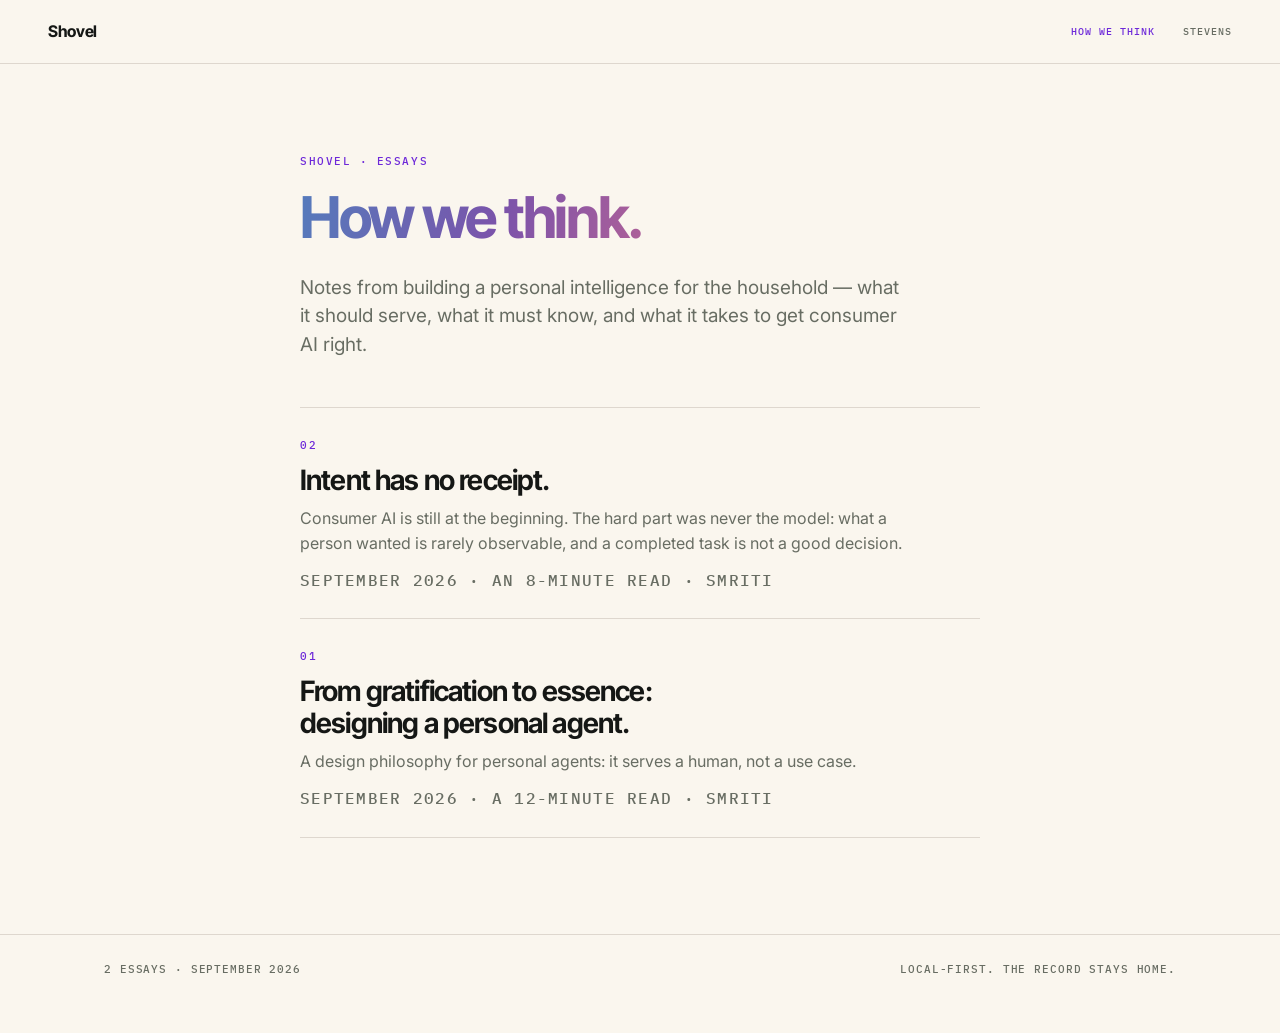
<file: essays/index.html>
<!doctype html>
<html lang="en">
<head>
<meta charset="utf-8">
<meta name="viewport" content="width=device-width, initial-scale=1">
<link rel="canonical" href="https://shovel.company/essays/">
<meta property="og:title" content="How we think.">
<meta property="og:description" content="Essays from Shovel on personal intelligence, the household, and what it takes to build consumer AI that serves people.">
<meta property="og:type" content="website">
<meta property="og:url" content="https://shovel.company/essays/">
<link rel="icon" type="image/svg+xml" href="/favicon.svg">
<title>How we think.</title>
<meta name="description" content="Essays from Shovel on personal intelligence, the household, and what it takes to build consumer AI that serves people.">
<link rel="preconnect" href="https://fonts.googleapis.com"><link rel="preconnect" href="https://fonts.gstatic.com" crossorigin><link href="https://fonts.googleapis.com/css2?family=Inter+Tight:wght@600;700;750&family=Inter:wght@400;500;600;650&family=IBM+Plex+Mono:wght@400;500&display=swap" rel="stylesheet">
<link rel="stylesheet" href="/essays/essay.css">
</head>
<body>
<div class="progress" id="progress"></div>
<div class="chrome"><a class="brandmark" href="https://shovel.company/">Shovel</a><nav class="navlinks"><span class="navlink navlabel">How we think</span><a class="navlink" href="https://stevens.computer/">Stevens</a></nav></div>
<section class="hero"><div class="wrap"><div class="col"><p class="eyebrow">Shovel · essays</p><h1>How we think.</h1><p class="lede">Notes from building a personal intelligence for the household — what it should serve, what it must know, and what it takes to get consumer AI right.</p></div></div></section>
<main><div class="wrap"><div class="col list">
<article class="entry"><span class="num">02</span><h2><a href="/essays/intent-has-no-receipt/">Intent has no receipt.</a></h2><p>Consumer AI is still at the beginning. The hard part was never the model: what a person wanted is rarely observable, and a completed task is not a good decision.</p><p class="meta">September 2026 · an 8-minute read · Smriti</p></article><article class="entry"><span class="num">01</span><h2><a href="/essays/personal-agents-serve-humans/">From gratification to essence: designing a personal agent.</a></h2><p>A design philosophy for personal agents: it serves a human, not a use case.</p><p class="meta">September 2026 · a 12-minute read · Smriti</p></article>
</div></div></main>
<footer class="colophon"><div class="wrap"><span>2 essays · September 2026</span><span>Local-first. The record stays home.</span></div></footer>
<script>(function(){var p=document.getElementById("progress"),h=document.documentElement;function f(){p.style.width=(h.scrollTop/(h.scrollHeight-h.clientHeight)*100)+"%";document.body.classList.toggle("scrolled",h.scrollTop>24)}addEventListener("scroll",f,{passive:true});f()})();</script>
</body>
</html>
</file>
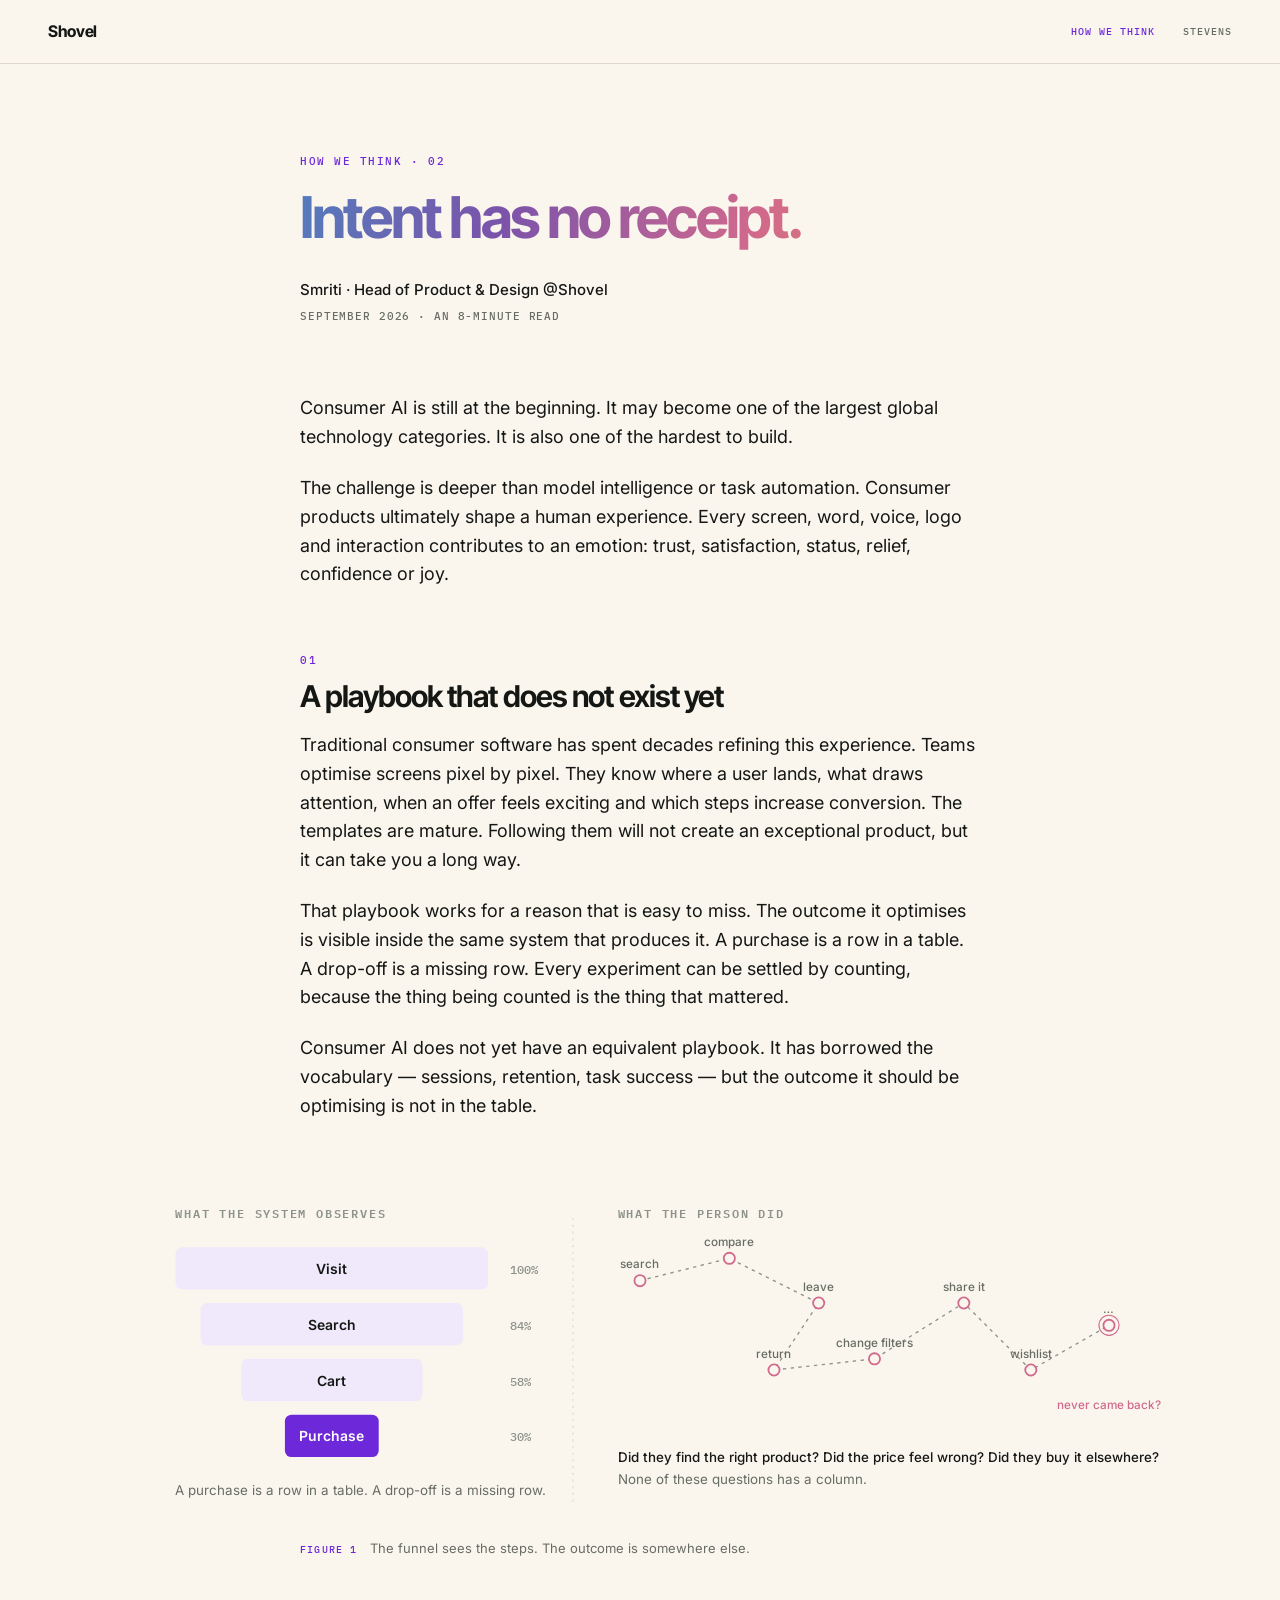
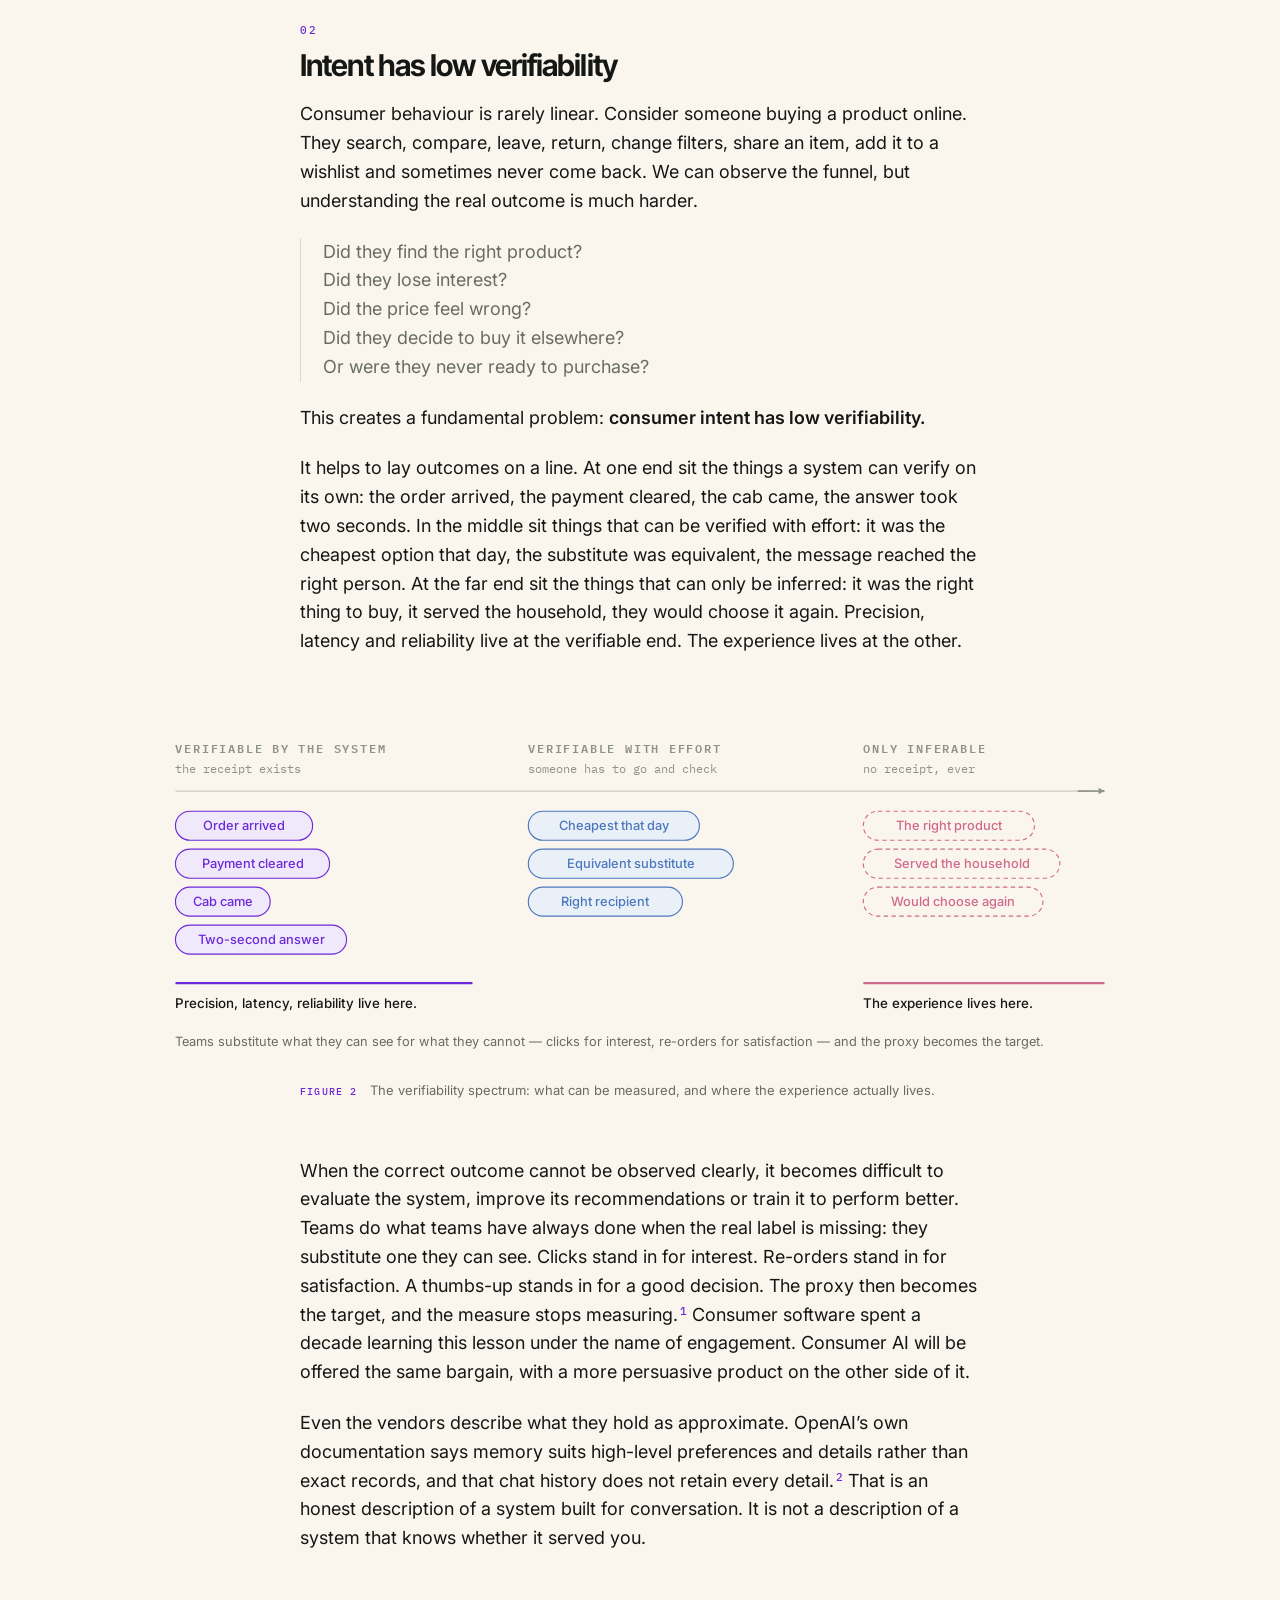
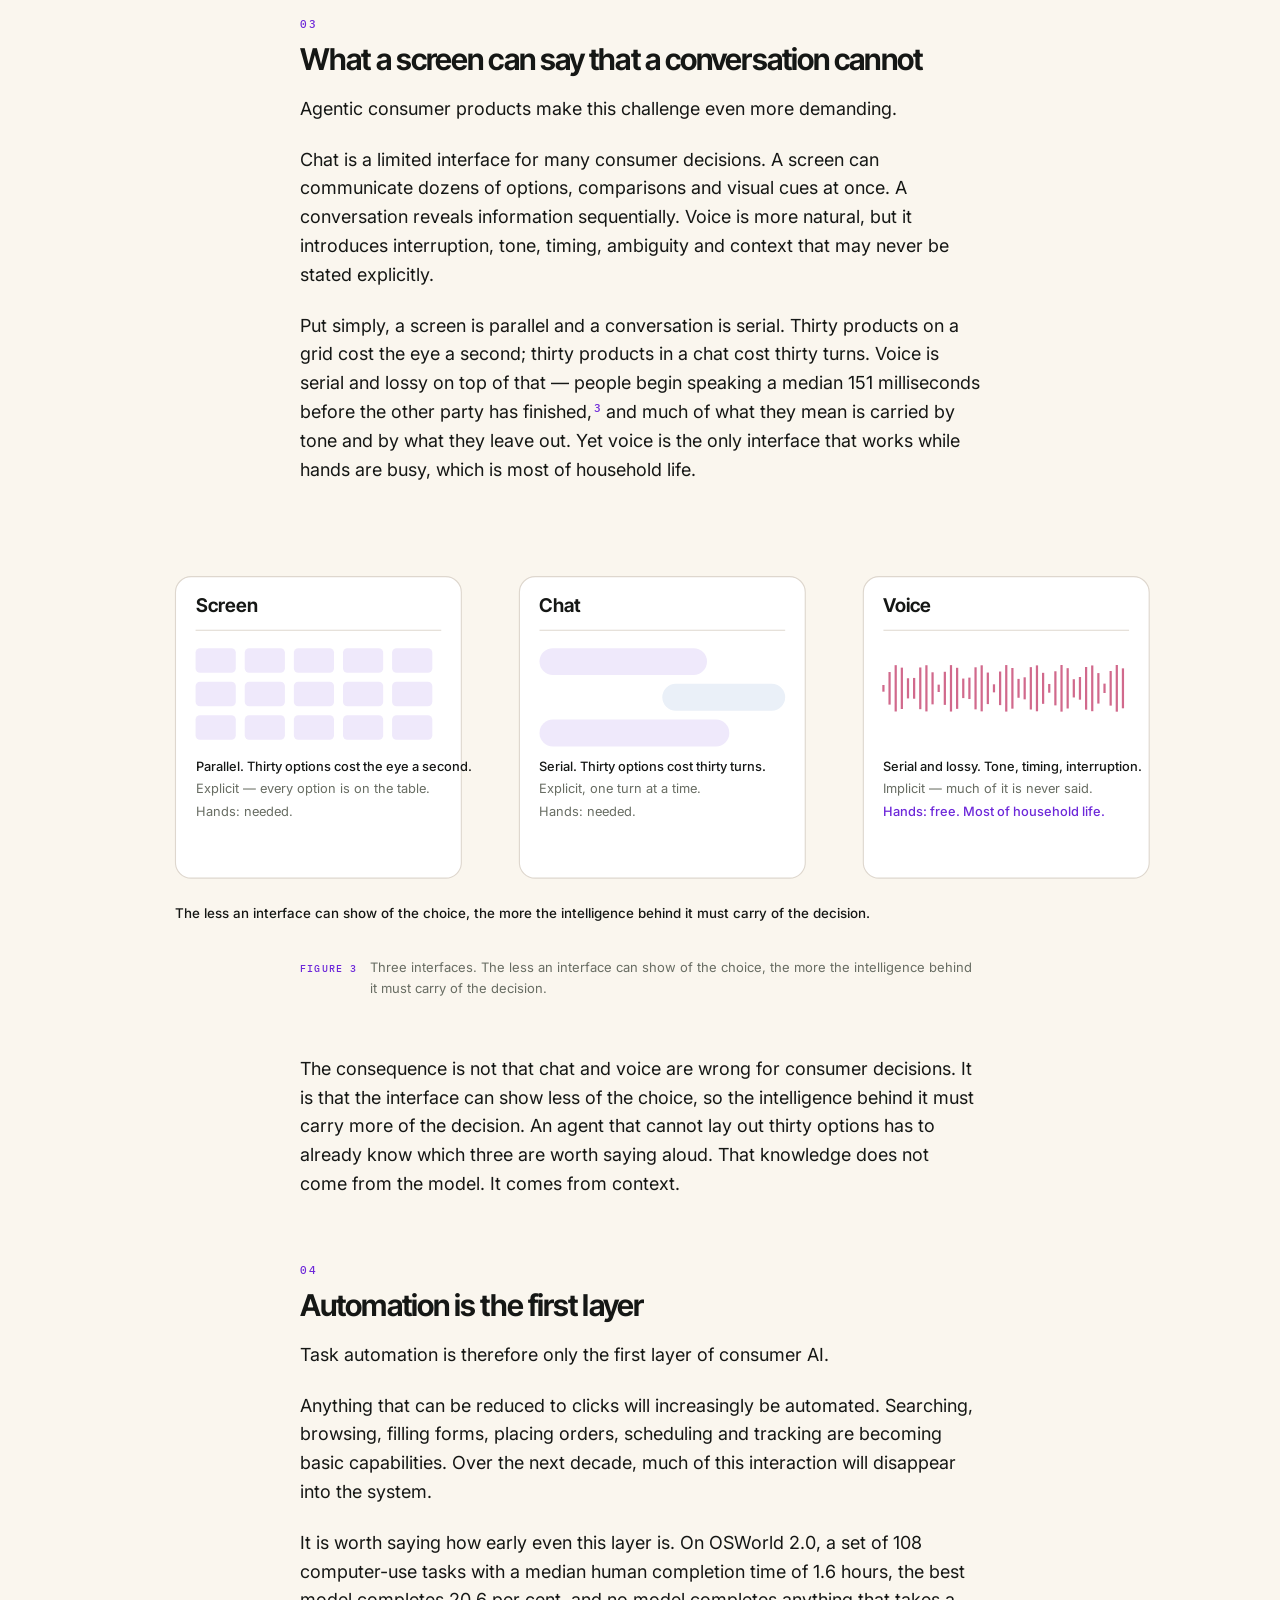
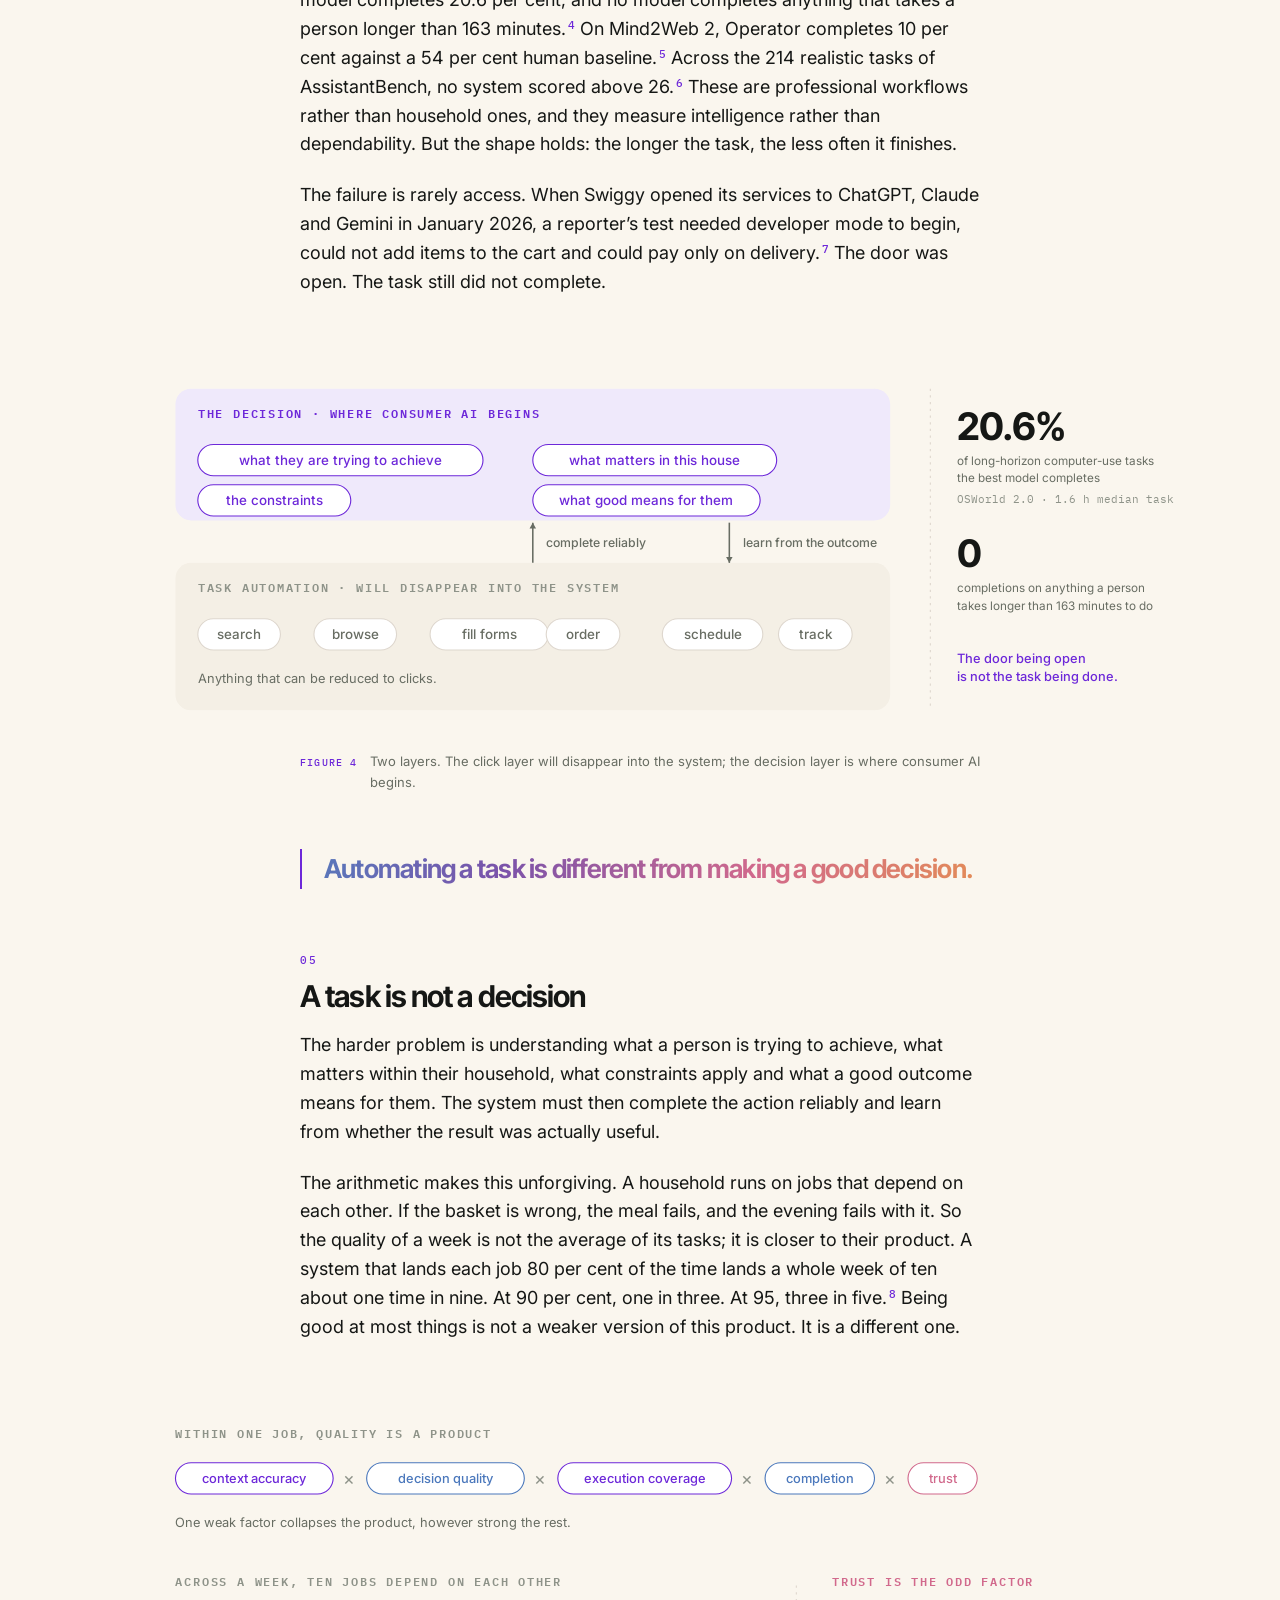
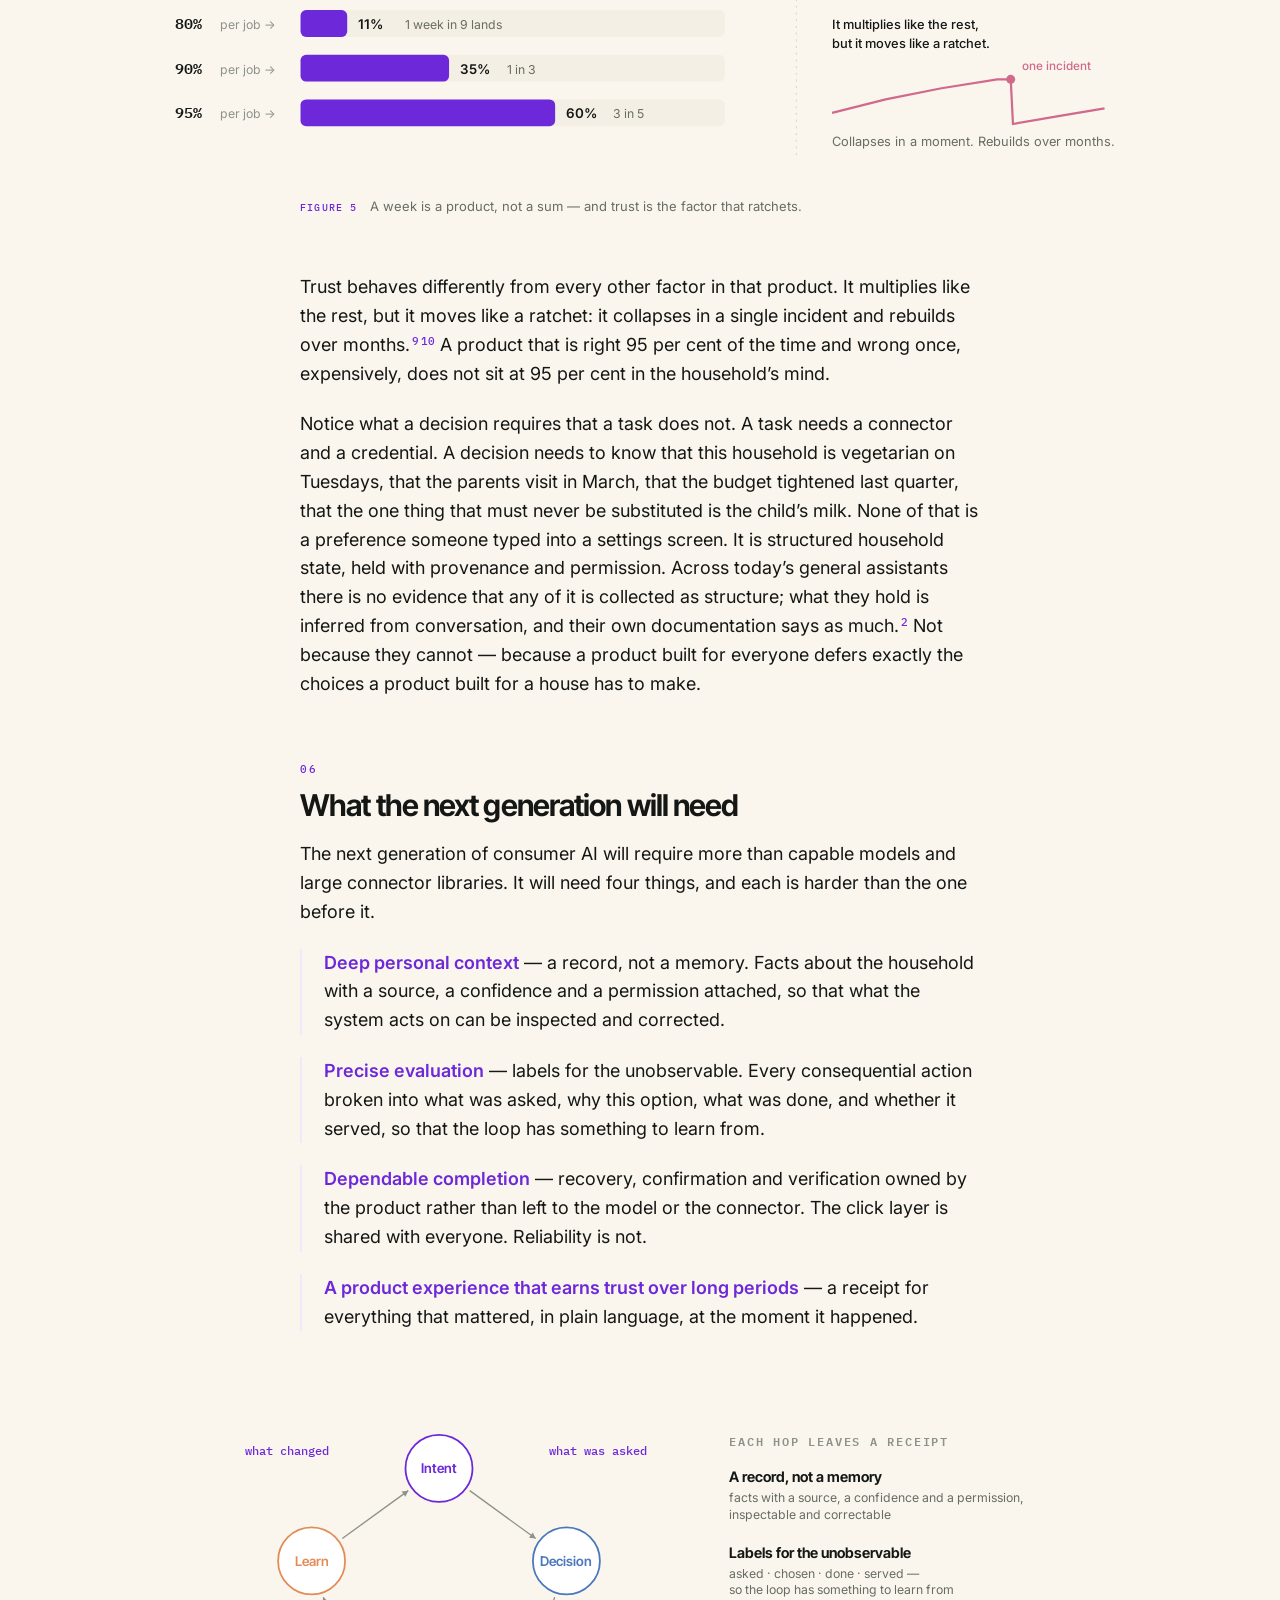
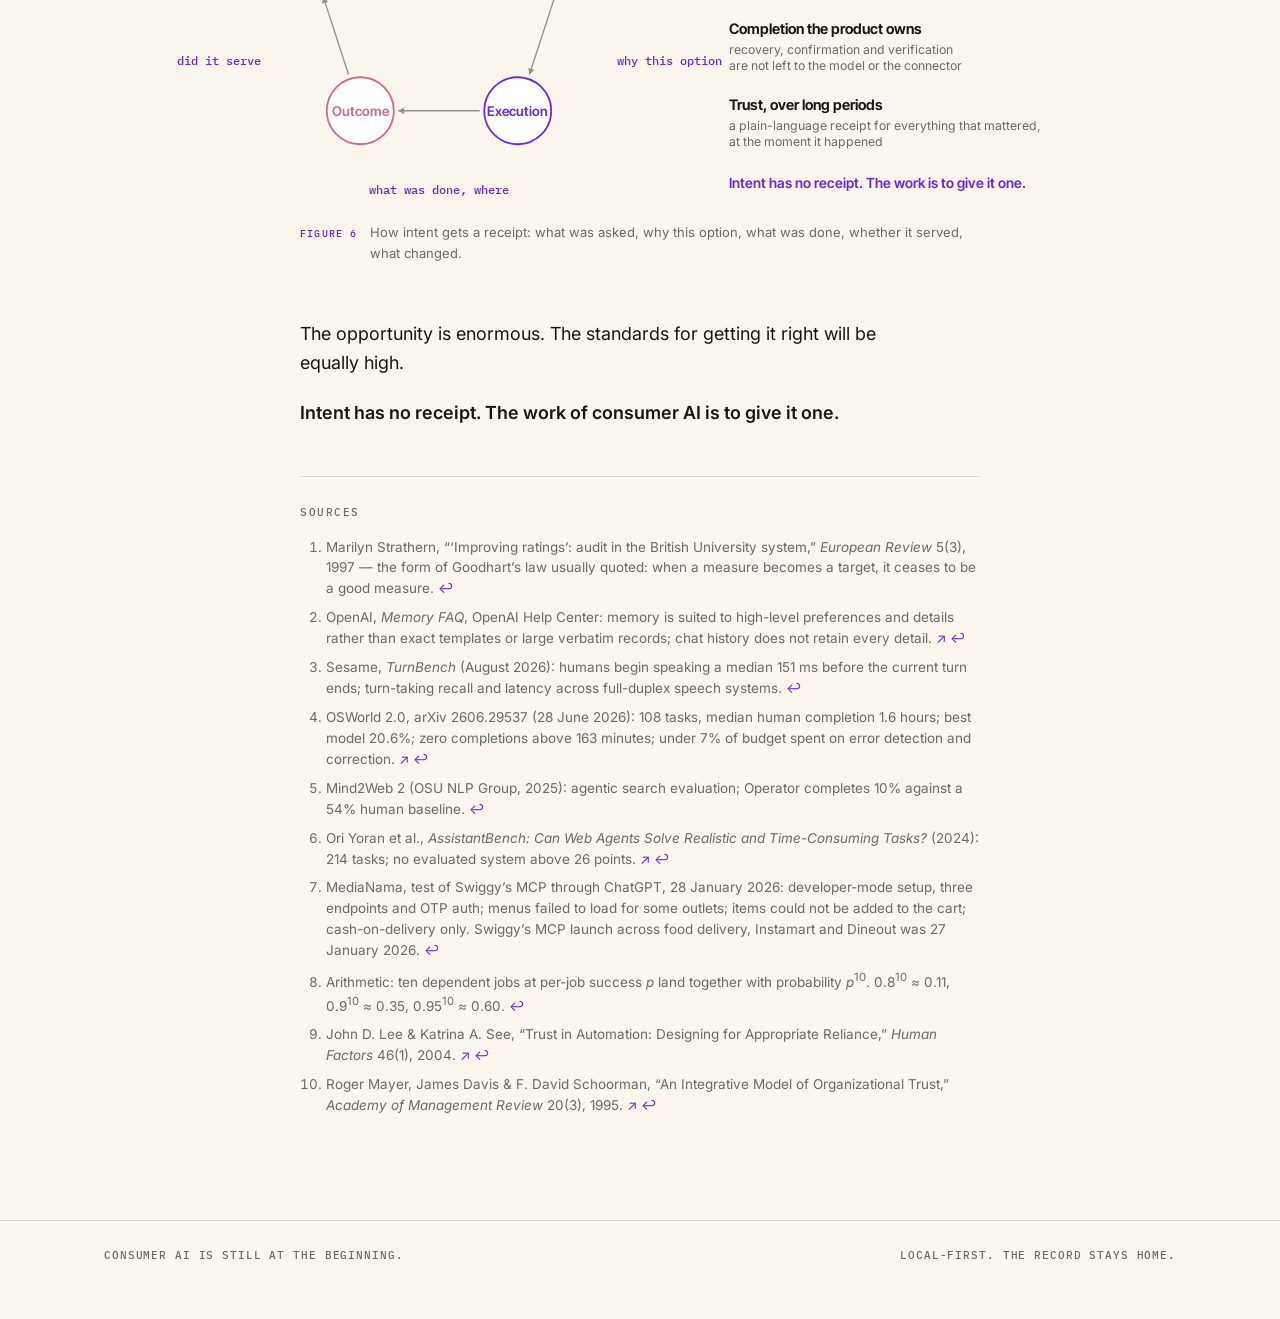
<file: essays/intent-has-no-receipt/index.html>
<!doctype html>
<html lang="en">
<head>
<meta charset="utf-8">
<meta name="viewport" content="width=device-width, initial-scale=1">
<link rel="canonical" href="https://shovel.company/essays/intent-has-no-receipt/">
<meta property="og:title" content="Intent has no receipt.">
<meta property="og:description" content="Consumer AI is still at the beginning. The hard part was never the model: what a person wanted is rarely observable, and a completed task is not a good decision. By Smriti, Head of Product &amp; Design @Shovel.">
<meta property="og:type" content="article">
<meta property="og:url" content="https://shovel.company/essays/intent-has-no-receipt/">
<link rel="icon" type="image/svg+xml" href="/favicon.svg">
<title>Intent has no receipt.</title>
<meta name="description" content="Consumer AI is still at the beginning. The hard part was never the model: what a person wanted is rarely observable, and a completed task is not a good decision.">
<link rel="preconnect" href="https://fonts.googleapis.com"><link rel="preconnect" href="https://fonts.gstatic.com" crossorigin><link href="https://fonts.googleapis.com/css2?family=Inter+Tight:wght@600;700;750&family=Inter:wght@400;500;600;650&family=IBM+Plex+Mono:wght@400;500&display=swap" rel="stylesheet">
<link rel="stylesheet" href="/essays/essay.css">
</head>
<body>
<div class="progress" id="progress"></div>
<div class="chrome"><a class="brandmark" href="https://shovel.company/">Shovel</a><nav class="navlinks"><a class="navlink navlabel" href="/essays/">How we think</a><a class="navlink" href="https://stevens.computer/">Stevens</a></nav></div>
<section class="hero"><div class="wrap"><div class="col"><p class="eyebrow">How we think · 02</p><h1>Intent has no receipt.</h1><p class="byline">Smriti · Head of Product &amp; Design @Shovel</p><p class="meta">September 2026 · an 8-minute read</p></div></div></section>
<article><div class="wrap">
<div class="col">
<p>Consumer AI is still at the beginning. It may become one of the largest global technology categories. It is also one of the hardest to build.</p>
<p>The challenge is deeper than model intelligence or task automation. Consumer products ultimately shape a human experience. Every screen, word, voice, logo and interaction contributes to an emotion: trust, satisfaction, status, relief, confidence or joy.</p>

<h2><span class="num">01</span>A playbook that does not exist yet</h2>
<p>Traditional consumer software has spent decades refining this experience. Teams optimise screens pixel by pixel. They know where a user lands, what draws attention, when an offer feels exciting and which steps increase conversion. The templates are mature. Following them will not create an exceptional product, but it can take you a long way.</p>
<p>That playbook works for a reason that is easy to miss. The outcome it optimises is visible inside the same system that produces it. A purchase is a row in a table. A drop-off is a missing row. Every experiment can be settled by counting, because the thing being counted is the thing that mattered.</p>
<p>Consumer AI does not yet have an equivalent playbook. It has borrowed the vocabulary — sessions, retention, task success — but the outcome it should be optimising is not in the table.</p>
</div>
<figure><div class="fig-scroll"><svg viewBox="0 0 960 318" width="960" height="318" xmlns="http://www.w3.org/2000/svg" role="img" aria-label="The funnel sees the steps; the outcome is somewhere else"><style>.s{font-family:'Inter',system-ui,sans-serif}.h{font-family:'Inter Tight','Inter',system-ui,sans-serif}.m{font-family:'IBM Plex Mono',ui-monospace,monospace}</style><text x="64" y="44" class="m" font-size="10.5" fill="#8E9389" text-anchor="start" font-weight="600" letter-spacing="1.6" style="text-transform:uppercase">What the system observes</text><rect x="64.0" y="70" width="280.0" height="38" rx="6" fill="#EFE9FB"/><text x="204" y="94" class="s" font-size="12.5" fill="#151715" text-anchor="middle" font-weight="600">Visit</text><text x="364" y="94" class="m" font-size="11" fill="#8E9389" text-anchor="start" font-weight="500">100%</text><rect x="86.4" y="120" width="235.2" height="38" rx="6" fill="#EFE9FB"/><text x="204" y="144" class="s" font-size="12.5" fill="#151715" text-anchor="middle" font-weight="600">Search</text><text x="364" y="144" class="m" font-size="11" fill="#8E9389" text-anchor="start" font-weight="500">84%</text><rect x="122.8" y="170" width="162.4" height="38" rx="6" fill="#EFE9FB"/><text x="204" y="194" class="s" font-size="12.5" fill="#151715" text-anchor="middle" font-weight="600">Cart</text><text x="364" y="194" class="m" font-size="11" fill="#8E9389" text-anchor="start" font-weight="500">58%</text><rect x="162.0" y="220" width="84.0" height="38" rx="6" fill="#6D28D9"/><text x="204" y="244" class="s" font-size="12.5" fill="#FFFFFF" text-anchor="middle" font-weight="600">Purchase</text><text x="364" y="244" class="m" font-size="11" fill="#8E9389" text-anchor="start" font-weight="500">30%</text><text x="64" y="292" class="s" font-size="12" fill="#686D63" text-anchor="start" font-weight="400">A purchase is a row in a table. A drop-off is a missing row.</text><line x1="420" y1="44" x2="420" y2="300" stroke="#DED7CE" stroke-width="1" stroke-dasharray="2 4"/><text x="460" y="44" class="m" font-size="10.5" fill="#8E9389" text-anchor="start" font-weight="600" letter-spacing="1.6" style="text-transform:uppercase">What the person did</text><polyline points="480,100 560,80 640,120 600,180 690,170 770,120 830,180 900,140" fill="none" stroke="#8E9389" stroke-width="1.2" stroke-dasharray="3 4"/><circle cx="480" cy="100" r="5" fill="#FAF6EE" stroke="#D1698C" stroke-width="1.6"/><text x="480" y="89" class="s" font-size="10.5" fill="#686D63" text-anchor="middle" font-weight="500">search</text><circle cx="560" cy="80" r="5" fill="#FAF6EE" stroke="#D1698C" stroke-width="1.6"/><text x="560" y="69" class="s" font-size="10.5" fill="#686D63" text-anchor="middle" font-weight="500">compare</text><circle cx="640" cy="120" r="5" fill="#FAF6EE" stroke="#D1698C" stroke-width="1.6"/><text x="640" y="109" class="s" font-size="10.5" fill="#686D63" text-anchor="middle" font-weight="500">leave</text><circle cx="600" cy="180" r="5" fill="#FAF6EE" stroke="#D1698C" stroke-width="1.6"/><text x="600" y="169" class="s" font-size="10.5" fill="#686D63" text-anchor="middle" font-weight="500">return</text><circle cx="690" cy="170" r="5" fill="#FAF6EE" stroke="#D1698C" stroke-width="1.6"/><text x="690" y="159" class="s" font-size="10.5" fill="#686D63" text-anchor="middle" font-weight="500">change filters</text><circle cx="770" cy="120" r="5" fill="#FAF6EE" stroke="#D1698C" stroke-width="1.6"/><text x="770" y="109" class="s" font-size="10.5" fill="#686D63" text-anchor="middle" font-weight="500">share it</text><circle cx="830" cy="180" r="5" fill="#FAF6EE" stroke="#D1698C" stroke-width="1.6"/><text x="830" y="169" class="s" font-size="10.5" fill="#686D63" text-anchor="middle" font-weight="500">wishlist</text><circle cx="900" cy="140" r="5" fill="#FAF6EE" stroke="#D1698C" stroke-width="1.6"/><text x="900" y="129" class="s" font-size="10.5" fill="#686D63" text-anchor="middle" font-weight="500">…</text><text x="900" y="215" class="s" font-size="10.5" fill="#D1698C" text-anchor="middle" font-weight="500">never came back?</text><circle cx="900" cy="140" r="9" fill="none" stroke="#D1698C" stroke-width="1"/><text x="460" y="262" class="s" font-size="12" fill="#151715" text-anchor="start" font-weight="500">Did they find the right product? Did the price feel wrong? Did they buy it elsewhere?</text><text x="460" y="282" class="s" font-size="12" fill="#686D63" text-anchor="start" font-weight="400">None of these questions has a column.</text></svg></div><figcaption><span class="fnum">Figure 1</span><span>The funnel sees the steps. The outcome is somewhere else.</span></figcaption></figure>
<div class="col">
<h2><span class="num">02</span>Intent has low verifiability</h2>
<p>Consumer behaviour is rarely linear. Consider someone buying a product online. They search, compare, leave, return, change filters, share an item, add it to a wishlist and sometimes never come back. We can observe the funnel, but understanding the real outcome is much harder.</p>
<p class="qs"><span>Did they find the right product?</span><span>Did they lose interest?</span><span>Did the price feel wrong?</span><span>Did they decide to buy it elsewhere?</span><span>Or were they never ready to purchase?</span></p>
<p>This creates a fundamental problem: <strong>consumer intent has low verifiability.</strong></p>
<p>It helps to lay outcomes on a line. At one end sit the things a system can verify on its own: the order arrived, the payment cleared, the cab came, the answer took two seconds. In the middle sit things that can be verified with effort: it was the cheapest option that day, the substitute was equivalent, the message reached the right person. At the far end sit the things that can only be inferred: it was the right thing to buy, it served the household, they would choose it again. Precision, latency and reliability live at the verifiable end. The experience lives at the other.</p>
</div>
<figure><div class="fig-scroll"><svg viewBox="0 0 960 324" width="960" height="324" xmlns="http://www.w3.org/2000/svg" role="img" aria-label="The verifiability spectrum"><style>.s{font-family:'Inter',system-ui,sans-serif}.h{font-family:'Inter Tight','Inter',system-ui,sans-serif}.m{font-family:'IBM Plex Mono',ui-monospace,monospace}</style><text x="64" y="44" class="m" font-size="10.5" fill="#8E9389" text-anchor="start" font-weight="600" letter-spacing="1.6" style="text-transform:uppercase">Verifiable by the system</text><text x="380" y="44" class="m" font-size="10.5" fill="#8E9389" text-anchor="start" font-weight="600" letter-spacing="1.6" style="text-transform:uppercase">Verifiable with effort</text><text x="680" y="44" class="m" font-size="10.5" fill="#8E9389" text-anchor="start" font-weight="600" letter-spacing="1.6" style="text-transform:uppercase">Only inferable</text><text x="64" y="62" class="m" font-size="10.5" fill="#8E9389" text-anchor="start" font-weight="400">the receipt exists</text><text x="380" y="62" class="m" font-size="10.5" fill="#8E9389" text-anchor="start" font-weight="400">someone has to go and check</text><text x="680" y="62" class="m" font-size="10.5" fill="#8E9389" text-anchor="start" font-weight="400">no receipt, ever</text><line x1="64" y1="78" x2="884" y2="78" stroke="#DED7CE" stroke-width="1.5"/><line x1="872" y1="78" x2="896" y2="78" stroke="#8E9389" stroke-width="1.5"/><polygon points="896,78 890.7,80.9 890.7,75.1" fill="#8E9389"/><rect x="64" y="96" width="122.8" height="26" rx="13.0" fill="#EFE9FB" stroke="#6D28D9" stroke-width="1"/><text x="125.4" y="113.14" class="s" font-size="11.5" fill="#6D28D9" text-anchor="middle" font-weight="500">Order arrived</text><rect x="64" y="130" width="138.0" height="26" rx="13.0" fill="#EFE9FB" stroke="#6D28D9" stroke-width="1"/><text x="133.0" y="147.14" class="s" font-size="11.5" fill="#6D28D9" text-anchor="middle" font-weight="500">Payment cleared</text><rect x="64" y="164" width="84.8" height="26" rx="13.0" fill="#EFE9FB" stroke="#6D28D9" stroke-width="1"/><text x="106.4" y="181.14" class="s" font-size="11.5" fill="#6D28D9" text-anchor="middle" font-weight="500">Cab came</text><rect x="64" y="198" width="153.2" height="26" rx="13.0" fill="#EFE9FB" stroke="#6D28D9" stroke-width="1"/><text x="140.6" y="215.14" class="s" font-size="11.5" fill="#6D28D9" text-anchor="middle" font-weight="500">Two-second answer</text><rect x="380" y="96" width="153.2" height="26" rx="13.0" fill="#EAF0F8" stroke="#4B78BC" stroke-width="1"/><text x="456.6" y="113.14" class="s" font-size="11.5" fill="#4B78BC" text-anchor="middle" font-weight="500">Cheapest that day</text><rect x="380" y="130" width="183.6" height="26" rx="13.0" fill="#EAF0F8" stroke="#4B78BC" stroke-width="1"/><text x="471.8" y="147.14" class="s" font-size="11.5" fill="#4B78BC" text-anchor="middle" font-weight="500">Equivalent substitute</text><rect x="380" y="164" width="138.0" height="26" rx="13.0" fill="#EAF0F8" stroke="#4B78BC" stroke-width="1"/><text x="449.0" y="181.14" class="s" font-size="11.5" fill="#4B78BC" text-anchor="middle" font-weight="500">Right recipient</text><rect x="680" y="96" width="153.2" height="26" rx="13.0" fill="#FAF6EE" stroke="#D1698C" stroke-width="1" stroke-dasharray="4 3"/><text x="756.6" y="113.14" class="s" font-size="11.5" fill="#D1698C" text-anchor="middle" font-weight="500">The right product</text><rect x="680" y="130" width="176.0" height="26" rx="13.0" fill="#FAF6EE" stroke="#D1698C" stroke-width="1" stroke-dasharray="4 3"/><text x="768.0" y="147.14" class="s" font-size="11.5" fill="#D1698C" text-anchor="middle" font-weight="500">Served the household</text><rect x="680" y="164" width="160.79999999999998" height="26" rx="13.0" fill="#FAF6EE" stroke="#D1698C" stroke-width="1" stroke-dasharray="4 3"/><text x="760.4" y="181.14" class="s" font-size="11.5" fill="#D1698C" text-anchor="middle" font-weight="500">Would choose again</text><line x1="64" y1="250" x2="330" y2="250" stroke="#6D28D9" stroke-width="2"/><text x="64" y="272" class="s" font-size="12" fill="#151715" text-anchor="start" font-weight="500">Precision, latency, reliability live here.</text><line x1="680" y1="250" x2="896" y2="250" stroke="#D1698C" stroke-width="2"/><text x="680" y="272" class="s" font-size="12" fill="#151715" text-anchor="start" font-weight="500">The experience lives here.</text><text x="64" y="306" class="s" font-size="11.5" fill="#686D63" text-anchor="start" font-weight="400">Teams substitute what they can see for what they cannot — clicks for interest, re-orders for satisfaction — and the proxy becomes the target.</text></svg></div><figcaption><span class="fnum">Figure 2</span><span>The verifiability spectrum: what can be measured, and where the experience actually lives.</span></figcaption></figure>
<div class="col">
<p>When the correct outcome cannot be observed clearly, it becomes difficult to evaluate the system, improve its recommendations or train it to perform better. Teams do what teams have always done when the real label is missing: they substitute one they can see. Clicks stand in for interest. Re-orders stand in for satisfaction. A thumbs-up stands in for a good decision. The proxy then becomes the target, and the measure stops measuring.<sup class="fn"><a href="#src-1" id="ref-1">1</a></sup> Consumer software spent a decade learning this lesson under the name of engagement. Consumer AI will be offered the same bargain, with a more persuasive product on the other side of it.</p>
<p>Even the vendors describe what they hold as approximate. OpenAI’s own documentation says memory suits high-level preferences and details rather than exact records, and that chat history does not retain every detail.<sup class="fn"><a href="#src-2" id="ref-2">2</a></sup> That is an honest description of a system built for conversation. It is not a description of a system that knows whether it served you.</p>

<h2><span class="num">03</span>What a screen can say that a conversation cannot</h2>
<p>Agentic consumer products make this challenge even more demanding.</p>
<p>Chat is a limited interface for many consumer decisions. A screen can communicate dozens of options, comparisons and visual cues at once. A conversation reveals information sequentially. Voice is more natural, but it introduces interruption, tone, timing, ambiguity and context that may never be stated explicitly.</p>
<p>Put simply, a screen is parallel and a conversation is serial. Thirty products on a grid cost the eye a second; thirty products in a chat cost thirty turns. Voice is serial and lossy on top of that — people begin speaking a median 151 milliseconds before the other party has finished,<sup class="fn"><a href="#src-3" id="ref-3">3</a></sup> and much of what they mean is carried by tone and by what they leave out. Yet voice is the only interface that works while hands are busy, which is most of household life.</p>
</div>
<figure><div class="fig-scroll"><svg viewBox="0 0 960 368" width="960" height="368" xmlns="http://www.w3.org/2000/svg" role="img" aria-label="Three interfaces: screen, chat, voice"><style>.s{font-family:'Inter',system-ui,sans-serif}.h{font-family:'Inter Tight','Inter',system-ui,sans-serif}.m{font-family:'IBM Plex Mono',ui-monospace,monospace}</style><rect x="64" y="40" width="256" height="270" rx="14" fill="#FFFFFF" stroke="#DED7CE" stroke-width="1"/><text x="82" y="72" class="h" font-size="17" fill="#151715" text-anchor="start" font-weight="650">Screen</text><rect x="372" y="40" width="256" height="270" rx="14" fill="#FFFFFF" stroke="#DED7CE" stroke-width="1"/><text x="390" y="72" class="h" font-size="17" fill="#151715" text-anchor="start" font-weight="650">Chat</text><rect x="680" y="40" width="256" height="270" rx="14" fill="#FFFFFF" stroke="#DED7CE" stroke-width="1"/><text x="698" y="72" class="h" font-size="17" fill="#151715" text-anchor="start" font-weight="650">Voice</text><line x1="82" y1="88" x2="302" y2="88" stroke="#DED7CE" stroke-width="1"/><line x1="390" y1="88" x2="610" y2="88" stroke="#DED7CE" stroke-width="1"/><line x1="698" y1="88" x2="918" y2="88" stroke="#DED7CE" stroke-width="1"/><rect x="82" y="104" width="36" height="22" rx="4" fill="#EFE9FB"/><rect x="126" y="104" width="36" height="22" rx="4" fill="#EFE9FB"/><rect x="170" y="104" width="36" height="22" rx="4" fill="#EFE9FB"/><rect x="214" y="104" width="36" height="22" rx="4" fill="#EFE9FB"/><rect x="258" y="104" width="36" height="22" rx="4" fill="#EFE9FB"/><rect x="82" y="134" width="36" height="22" rx="4" fill="#EFE9FB"/><rect x="126" y="134" width="36" height="22" rx="4" fill="#EFE9FB"/><rect x="170" y="134" width="36" height="22" rx="4" fill="#EFE9FB"/><rect x="214" y="134" width="36" height="22" rx="4" fill="#EFE9FB"/><rect x="258" y="134" width="36" height="22" rx="4" fill="#EFE9FB"/><rect x="82" y="164" width="36" height="22" rx="4" fill="#EFE9FB"/><rect x="126" y="164" width="36" height="22" rx="4" fill="#EFE9FB"/><rect x="170" y="164" width="36" height="22" rx="4" fill="#EFE9FB"/><rect x="214" y="164" width="36" height="22" rx="4" fill="#EFE9FB"/><rect x="258" y="164" width="36" height="22" rx="4" fill="#EFE9FB"/><text x="82" y="214" class="s" font-size="11.5" fill="#151715" text-anchor="start" font-weight="500">Parallel. Thirty options cost the eye a second.</text><text x="82" y="234" class="s" font-size="11.5" fill="#686D63" text-anchor="start" font-weight="400">Explicit — every option is on the table.</text><text x="82" y="254" class="s" font-size="11.5" fill="#686D63" text-anchor="start" font-weight="400">Hands: needed.</text><rect x="390" y="104" width="150" height="24" rx="12" fill="#EFE9FB"/><rect x="500" y="136" width="110" height="24" rx="12" fill="#EAF0F8"/><rect x="390" y="168" width="170" height="24" rx="12" fill="#EFE9FB"/><text x="390" y="214" class="s" font-size="11.5" fill="#151715" text-anchor="start" font-weight="500">Serial. Thirty options cost thirty turns.</text><text x="390" y="234" class="s" font-size="11.5" fill="#686D63" text-anchor="start" font-weight="400">Explicit, one turn at a time.</text><text x="390" y="254" class="s" font-size="11.5" fill="#686D63" text-anchor="start" font-weight="400">Hands: needed.</text><line x1="698.0" y1="137.0" x2="698.0" y2="143.0" stroke="#D1698C" stroke-width="2"/><line x1="703.5" y1="125.40408162972156" x2="703.5" y2="154.59591837027844" stroke="#D1698C" stroke-width="2"/><line x1="709.0" y1="119.26190486020772" x2="709.0" y2="160.73809513979228" stroke="#D1698C" stroke-width="2"/><line x1="714.5" y1="121.46223140032026" x2="714.5" y2="158.53776859967974" stroke="#D1698C" stroke-width="2"/><line x1="720.0" y1="130.9702132971937" x2="720.0" y2="149.0297867028063" stroke="#D1698C" stroke-width="2"/><line x1="725.5" y1="130.68590190158685" x2="725.5" y2="149.31409809841315" stroke="#D1698C" stroke-width="2"/><line x1="731.0" y1="121.31163609655542" x2="731.0" y2="158.68836390344458" stroke="#D1698C" stroke-width="2"/><line x1="736.5" y1="119.31585297276202" x2="736.5" y2="160.684147027238" stroke="#D1698C" stroke-width="2"/><line x1="742.0" y1="125.63720051829822" x2="742.0" y2="154.36279948170178" stroke="#D1698C" stroke-width="2"/><line x1="747.5" y1="136.6973497912817" x2="747.5" y2="143.3026502087183" stroke="#D1698C" stroke-width="2"/><line x1="753.0" y1="125.1742412230618" x2="753.0" y2="154.82575877693822" stroke="#D1698C" stroke-width="2"/><line x1="758.5" y1="119.212971790214" x2="758.5" y2="160.787028209786" stroke="#D1698C" stroke-width="2"/><line x1="764.0" y1="121.61721965441093" x2="764.0" y2="158.38278034558905" stroke="#D1698C" stroke-width="2"/><line x1="769.5" y1="131.25622947771166" x2="769.5" y2="148.74377052228834" stroke="#D1698C" stroke-width="2"/><line x1="775.0" y1="130.40337567346532" x2="775.0" y2="149.59662432653468" stroke="#D1698C" stroke-width="2"/><line x1="780.5" y1="121.16547632050994" x2="780.5" y2="158.83452367949008" stroke="#D1698C" stroke-width="2"/><line x1="786.0" y1="119.37480087527629" x2="786.0" y2="160.6251991247237" stroke="#D1698C" stroke-width="2"/><line x1="791.5" y1="125.87353197973337" x2="791.5" y2="154.12646802026663" stroke="#D1698C" stroke-width="2"/><line x1="797.0" y1="136.39478515001954" x2="797.0" y2="143.60521484998046" stroke="#D1698C" stroke-width="2"/><line x1="802.5" y1="124.94774428046118" x2="802.5" y2="155.0522557195388" stroke="#D1698C" stroke-width="2"/><line x1="808.0" y1="119.16906759749233" x2="808.0" y2="160.83093240250767" stroke="#D1698C" stroke-width="2"/><line x1="813.5" y1="121.77655703942719" x2="813.5" y2="158.2234429605728" stroke="#D1698C" stroke-width="2"/><line x1="819.0" y1="131.54386957857733" x2="819.0" y2="148.45613042142267" stroke="#D1698C" stroke-width="2"/><line x1="824.5" y1="130.12271449068788" x2="824.5" y2="149.87728550931212" stroke="#D1698C" stroke-width="2"/><line x1="830.0" y1="121.02379339553295" x2="830.0" y2="158.97620660446705" stroke="#D1698C" stroke-width="2"/><line x1="835.5" y1="119.43873190157316" x2="835.5" y2="160.56126809842684" stroke="#D1698C" stroke-width="2"/><line x1="841.0" y1="126.11300919668689" x2="841.0" y2="153.88699080331313" stroke="#D1698C" stroke-width="2"/><line x1="846.5" y1="136.0923916194774" x2="846.5" y2="143.9076083805226" stroke="#D1698C" stroke-width="2"/><line x1="852.0" y1="124.7246548387736" x2="852.0" y2="155.2753451612264" stroke="#D1698C" stroke-width="2"/><line x1="857.5" y1="119.13020469495368" x2="857.5" y2="160.86979530504632" stroke="#D1698C" stroke-width="2"/><line x1="863.0" y1="121.940198506351" x2="863.0" y2="158.05980149364902" stroke="#D1698C" stroke-width="2"/><line x1="868.5" y1="131.8330522761009" x2="868.5" y2="148.1669477238991" stroke="#D1698C" stroke-width="2"/><line x1="874.0" y1="129.8439977038142" x2="874.0" y2="150.1560022961858" stroke="#D1698C" stroke-width="2"/><line x1="879.5" y1="120.88662737924575" x2="879.5" y2="159.11337262075423" stroke="#D1698C" stroke-width="2"/><line x1="885.0" y1="119.50762797661045" x2="885.0" y2="160.49237202338955" stroke="#D1698C" stroke-width="2"/><line x1="890.5" y1="126.35556446242776" x2="890.5" y2="153.64443553757224" stroke="#D1698C" stroke-width="2"/><line x1="896.0" y1="135.79025469454146" x2="896.0" y2="144.20974530545854" stroke="#D1698C" stroke-width="2"/><line x1="901.5" y1="124.50503597145965" x2="901.5" y2="155.49496402854035" stroke="#D1698C" stroke-width="2"/><line x1="907.0" y1="119.09639407019893" x2="907.0" y2="160.90360592980107" stroke="#D1698C" stroke-width="2"/><line x1="912.5" y1="122.10809778928315" x2="912.5" y2="157.89190221071686" stroke="#D1698C" stroke-width="2"/><text x="698" y="214" class="s" font-size="11.5" fill="#151715" text-anchor="start" font-weight="500">Serial and lossy. Tone, timing, interruption.</text><text x="698" y="234" class="s" font-size="11.5" fill="#686D63" text-anchor="start" font-weight="400">Implicit — much of it is never said.</text><text x="698" y="254" class="s" font-size="11.5" fill="#6D28D9" text-anchor="start" font-weight="500">Hands: free. Most of household life.</text><text x="64" y="346" class="s" font-size="12" fill="#151715" text-anchor="start" font-weight="500">The less an interface can show of the choice, the more the intelligence behind it must carry of the decision.</text></svg></div><figcaption><span class="fnum">Figure 3</span><span>Three interfaces. The less an interface can show of the choice, the more the intelligence behind it must carry of the decision.</span></figcaption></figure>
<div class="col">
<p>The consequence is not that chat and voice are wrong for consumer decisions. It is that the interface can show less of the choice, so the intelligence behind it must carry more of the decision. An agent that cannot lay out thirty options has to already know which three are worth saying aloud. That knowledge does not come from the model. It comes from context.</p>

<h2><span class="num">04</span>Automation is the first layer</h2>
<p>Task automation is therefore only the first layer of consumer AI.</p>
<p>Anything that can be reduced to clicks will increasingly be automated. Searching, browsing, filling forms, placing orders, scheduling and tracking are becoming basic capabilities. Over the next decade, much of this interaction will disappear into the system.</p>
<p>It is worth saying how early even this layer is. On OSWorld 2.0, a set of 108 computer-use tasks with a median human completion time of 1.6 hours, the best model completes 20.6 per cent, and no model completes anything that takes a person longer than 163 minutes.<sup class="fn"><a href="#src-4" id="ref-4">4</a></sup> On Mind2Web 2, Operator completes 10 per cent against a 54 per cent human baseline.<sup class="fn"><a href="#src-5" id="ref-5">5</a></sup> Across the 214 realistic tasks of AssistantBench, no system scored above 26.<sup class="fn"><a href="#src-6" id="ref-6">6</a></sup> These are professional workflows rather than household ones, and they measure intelligence rather than dependability. But the shape holds: the longer the task, the less often it finishes.</p>
<p>The failure is rarely access. When Swiggy opened its services to ChatGPT, Claude and Gemini in January 2026, a reporter’s test needed developer mode to begin, could not add items to the cart and could pay only on delivery.<sup class="fn"><a href="#src-7" id="ref-7">7</a></sup> The door was open. The task still did not complete.</p>
</div>
<figure><div class="fig-scroll"><svg viewBox="0 0 960 352" width="960" height="352" xmlns="http://www.w3.org/2000/svg" role="img" aria-label="Two layers: task automation below, the decision above"><style>.s{font-family:'Inter',system-ui,sans-serif}.h{font-family:'Inter Tight','Inter',system-ui,sans-serif}.m{font-family:'IBM Plex Mono',ui-monospace,monospace}</style><rect x="64" y="196" width="640" height="132" rx="14" fill="#F4EFE5"/><text x="84" y="222" class="m" font-size="10.5" fill="#8E9389" text-anchor="start" font-weight="600" letter-spacing="1.6" style="text-transform:uppercase">Task automation · will disappear into the system</text><rect x="84" y="246" width="74" height="28" rx="14.0" fill="#FFFFFF" stroke="#DED7CE" stroke-width="1"/><text x="121.0" y="264.32" class="s" font-size="12" fill="#686D63" text-anchor="middle" font-weight="500">search</text><rect x="188" y="246" width="74" height="28" rx="14.0" fill="#FFFFFF" stroke="#DED7CE" stroke-width="1"/><text x="225.0" y="264.32" class="s" font-size="12" fill="#686D63" text-anchor="middle" font-weight="500">browse</text><rect x="292" y="246" width="106" height="28" rx="14.0" fill="#FFFFFF" stroke="#DED7CE" stroke-width="1"/><text x="345.0" y="264.32" class="s" font-size="12" fill="#686D63" text-anchor="middle" font-weight="500">fill forms</text><rect x="396" y="246" width="66" height="28" rx="14.0" fill="#FFFFFF" stroke="#DED7CE" stroke-width="1"/><text x="429.0" y="264.32" class="s" font-size="12" fill="#686D63" text-anchor="middle" font-weight="500">order</text><rect x="500" y="246" width="90" height="28" rx="14.0" fill="#FFFFFF" stroke="#DED7CE" stroke-width="1"/><text x="545.0" y="264.32" class="s" font-size="12" fill="#686D63" text-anchor="middle" font-weight="500">schedule</text><rect x="604" y="246" width="66" height="28" rx="14.0" fill="#FFFFFF" stroke="#DED7CE" stroke-width="1"/><text x="637.0" y="264.32" class="s" font-size="12" fill="#686D63" text-anchor="middle" font-weight="500">track</text><text x="84" y="304" class="s" font-size="11.5" fill="#686D63" text-anchor="start" font-weight="400">Anything that can be reduced to clicks.</text><rect x="64" y="40" width="640" height="118" rx="14" fill="#EFE9FB"/><text x="84" y="66" class="m" font-size="10.5" fill="#6D28D9" text-anchor="start" font-weight="600" letter-spacing="1.6" style="text-transform:uppercase">The decision · where consumer AI begins</text><rect x="84" y="90" width="255.4" height="28" rx="14.0" fill="#FFFFFF" stroke="#6D28D9" stroke-width="1"/><text x="211.7" y="108.32" class="s" font-size="12" fill="#6D28D9" text-anchor="middle" font-weight="500">what they are trying to achieve</text><rect x="384" y="90" width="218.4" height="28" rx="14.0" fill="#FFFFFF" stroke="#6D28D9" stroke-width="1"/><text x="493.2" y="108.32" class="s" font-size="12" fill="#6D28D9" text-anchor="middle" font-weight="500">what matters in this house</text><rect x="84" y="126" width="137.0" height="28" rx="14.0" fill="#FFFFFF" stroke="#6D28D9" stroke-width="1"/><text x="152.5" y="144.32" class="s" font-size="12" fill="#6D28D9" text-anchor="middle" font-weight="500">the constraints</text><rect x="384" y="126" width="203.60000000000002" height="28" rx="14.0" fill="#FFFFFF" stroke="#6D28D9" stroke-width="1"/><text x="485.8" y="144.32" class="s" font-size="12" fill="#6D28D9" text-anchor="middle" font-weight="500">what good means for them</text><line x1="384" y1="196" x2="384" y2="160" stroke="#686D63" stroke-width="1.4"/><polygon points="384,160 386.9,165.3 381.1,165.3" fill="#686D63"/><text x="396" y="182" class="s" font-size="11" fill="#686D63" text-anchor="start" font-weight="500">complete reliably</text><line x1="560" y1="160" x2="560" y2="196" stroke="#686D63" stroke-width="1.4"/><polygon points="560,196 557.1,190.7 562.9,190.7" fill="#686D63"/><text x="572" y="182" class="s" font-size="11" fill="#686D63" text-anchor="start" font-weight="500">learn from the outcome</text><line x1="740" y1="40" x2="740" y2="328" stroke="#DED7CE" stroke-width="1" stroke-dasharray="2 4"/><text x="764" y="86" class="h" font-size="34" fill="#151715" text-anchor="start" font-weight="700" letter-spacing="-1">20.6%</text><text x="764" y="108" class="s" font-size="10.5" fill="#686D63" text-anchor="start" font-weight="400">of long-horizon computer-use tasks</text><text x="764" y="124" class="s" font-size="10.5" fill="#686D63" text-anchor="start" font-weight="400">the best model completes</text><text x="764" y="142" class="m" font-size="9.5" fill="#8E9389" text-anchor="start" font-weight="400">OSWorld 2.0 · 1.6 h median task</text><text x="764" y="200" class="h" font-size="34" fill="#151715" text-anchor="start" font-weight="700" letter-spacing="-1">0</text><text x="764" y="222" class="s" font-size="10.5" fill="#686D63" text-anchor="start" font-weight="400">completions on anything a person</text><text x="764" y="238" class="s" font-size="10.5" fill="#686D63" text-anchor="start" font-weight="400">takes longer than 163 minutes to do</text><text x="764" y="286" class="s" font-size="11.5" fill="#6D28D9" text-anchor="start" font-weight="500">The door being open</text><text x="764" y="302" class="s" font-size="11.5" fill="#6D28D9" text-anchor="start" font-weight="500">is not the task being done.</text></svg></div><figcaption><span class="fnum">Figure 4</span><span>Two layers. The click layer will disappear into the system; the decision layer is where consumer AI begins.</span></figcaption></figure>
<div class="col">
<div class="pull">Automating a task is different from making a good decision.</div>

<h2><span class="num">05</span>A task is not a decision</h2>
<p>The harder problem is understanding what a person is trying to achieve, what matters within their household, what constraints apply and what a good outcome means for them. The system must then complete the action reliably and learn from whether the result was actually useful.</p>
<p>The arithmetic makes this unforgiving. A household runs on jobs that depend on each other. If the basket is wrong, the meal fails, and the evening fails with it. So the quality of a week is not the average of its tasks; it is closer to their product. A system that lands each job 80 per cent of the time lands a whole week of ten about one time in nine. At 90 per cent, one in three. At 95, three in five.<sup class="fn"><a href="#src-8" id="ref-8">8</a></sup> Being good at most things is not a weaker version of this product. It is a different one.</p>
</div>
<figure><div class="fig-scroll"><svg viewBox="0 0 960 352" width="960" height="352" xmlns="http://www.w3.org/2000/svg" role="img" aria-label="A week is a product, not a sum; trust ratchets"><style>.s{font-family:'Inter',system-ui,sans-serif}.h{font-family:'Inter Tight','Inter',system-ui,sans-serif}.m{font-family:'IBM Plex Mono',ui-monospace,monospace}</style><text x="64" y="44" class="m" font-size="10.5" fill="#8E9389" text-anchor="start" font-weight="600" letter-spacing="1.6" style="text-transform:uppercase">Within one job, quality is a product</text><rect x="64" y="66" width="141.2" height="28" rx="14.0" fill="#FFFFFF" stroke="#6D28D9" stroke-width="1"/><text x="134.6" y="84.14" class="s" font-size="11.5" fill="#6D28D9" text-anchor="middle" font-weight="500">context accuracy</text><text x="219.2" y="86" class="s" font-size="16" fill="#8E9389" text-anchor="middle" font-weight="400">×</text><rect x="235.2" y="66" width="141.2" height="28" rx="14.0" fill="#FFFFFF" stroke="#4B78BC" stroke-width="1"/><text x="305.79999999999995" y="84.14" class="s" font-size="11.5" fill="#4B78BC" text-anchor="middle" font-weight="500">decision quality</text><text x="390.4" y="86" class="s" font-size="16" fill="#8E9389" text-anchor="middle" font-weight="400">×</text><rect x="406.4" y="66" width="155.6" height="28" rx="14.0" fill="#FFFFFF" stroke="#6D28D9" stroke-width="1"/><text x="484.2" y="84.14" class="s" font-size="11.5" fill="#6D28D9" text-anchor="middle" font-weight="500">execution coverage</text><text x="576.0" y="86" class="s" font-size="16" fill="#8E9389" text-anchor="middle" font-weight="400">×</text><rect x="592.0" y="66" width="98.0" height="28" rx="14.0" fill="#FFFFFF" stroke="#4B78BC" stroke-width="1"/><text x="641.0" y="84.14" class="s" font-size="11.5" fill="#4B78BC" text-anchor="middle" font-weight="500">completion</text><text x="704.0" y="86" class="s" font-size="16" fill="#8E9389" text-anchor="middle" font-weight="400">×</text><rect x="720.0" y="66" width="62.0" height="28" rx="14.0" fill="#FFFFFF" stroke="#D1698C" stroke-width="1"/><text x="751.0" y="84.14" class="s" font-size="11.5" fill="#D1698C" text-anchor="middle" font-weight="500">trust</text><text x="64" y="124" class="s" font-size="11.5" fill="#686D63" text-anchor="start" font-weight="400">One weak factor collapses the product, however strong the rest.</text><text x="64" y="176" class="m" font-size="10.5" fill="#8E9389" text-anchor="start" font-weight="600" letter-spacing="1.6" style="text-transform:uppercase">Across a week, ten jobs depend on each other</text><text x="64" y="215" class="m" font-size="13" fill="#151715" text-anchor="start" font-weight="600">80%</text><text x="104" y="215" class="s" font-size="11" fill="#8E9389" text-anchor="start" font-weight="400">per job →</text><rect x="176" y="198" width="380" height="24" rx="5" fill="#F4EFE5"/><rect x="176" y="198" width="41.8" height="24" rx="5" fill="#6D28D9"/><text x="227.8" y="215" class="s" font-size="12" fill="#151715" text-anchor="start" font-weight="600">11%</text><text x="269.8" y="215" class="s" font-size="11" fill="#686D63" text-anchor="start" font-weight="400">1 week in 9 lands</text><text x="64" y="255" class="m" font-size="13" fill="#151715" text-anchor="start" font-weight="600">90%</text><text x="104" y="255" class="s" font-size="11" fill="#8E9389" text-anchor="start" font-weight="400">per job →</text><rect x="176" y="238" width="380" height="24" rx="5" fill="#F4EFE5"/><rect x="176" y="238" width="133.0" height="24" rx="5" fill="#6D28D9"/><text x="319.0" y="255" class="s" font-size="12" fill="#151715" text-anchor="start" font-weight="600">35%</text><text x="361.0" y="255" class="s" font-size="11" fill="#686D63" text-anchor="start" font-weight="400">1 in 3</text><text x="64" y="295" class="m" font-size="13" fill="#151715" text-anchor="start" font-weight="600">95%</text><text x="104" y="295" class="s" font-size="11" fill="#8E9389" text-anchor="start" font-weight="400">per job →</text><rect x="176" y="278" width="380" height="24" rx="5" fill="#F4EFE5"/><rect x="176" y="278" width="228.0" height="24" rx="5" fill="#6D28D9"/><text x="414.0" y="295" class="s" font-size="12" fill="#151715" text-anchor="start" font-weight="600">60%</text><text x="456.0" y="295" class="s" font-size="11" fill="#686D63" text-anchor="start" font-weight="400">3 in 5</text><line x1="620" y1="176" x2="620" y2="330" stroke="#DED7CE" stroke-width="1" stroke-dasharray="2 4"/><text x="652" y="176" class="m" font-size="10.5" fill="#D1698C" text-anchor="start" font-weight="600" letter-spacing="1.6" style="text-transform:uppercase">Trust is the odd factor</text><polyline points="652,290 700,278 750,268 800,260 812,260 814,300 860,292 896,286" fill="none" stroke="#D1698C" stroke-width="2"/><circle cx="812" cy="260" r="4" fill="#D1698C"/><text x="822" y="252" class="s" font-size="10.5" fill="#D1698C" text-anchor="start" font-weight="500">one incident</text><text x="652" y="320" class="s" font-size="11.5" fill="#686D63" text-anchor="start" font-weight="400">Collapses in a moment. Rebuilds over months.</text><text x="652" y="215" class="s" font-size="11.5" fill="#151715" text-anchor="start" font-weight="500">It multiplies like the rest,</text><text x="652" y="232" class="s" font-size="11.5" fill="#151715" text-anchor="start" font-weight="500">but it moves like a ratchet.</text></svg></div><figcaption><span class="fnum">Figure 5</span><span>A week is a product, not a sum — and trust is the factor that ratchets.</span></figcaption></figure>
<div class="col">
<p>Trust behaves differently from every other factor in that product. It multiplies like the rest, but it moves like a ratchet: it collapses in a single incident and rebuilds over months.<sup class="fn"><a href="#src-9" id="ref-9">9</a></sup><sup class="fn"><a href="#src-10" id="ref-10">10</a></sup> A product that is right 95 per cent of the time and wrong once, expensively, does not sit at 95 per cent in the household’s mind.</p>
<p>Notice what a decision requires that a task does not. A task needs a connector and a credential. A decision needs to know that this household is vegetarian on Tuesdays, that the parents visit in March, that the budget tightened last quarter, that the one thing that must never be substituted is the child’s milk. None of that is a preference someone typed into a settings screen. It is structured household state, held with provenance and permission. Across today’s general assistants there is no evidence that any of it is collected as structure; what they hold is inferred from conversation, and their own documentation says as much.<sup class="fn"><a href="#src-2">2</a></sup> Not because they cannot — because a product built for everyone defers exactly the choices a product built for a house has to make.</p>

<h2><span class="num">06</span>What the next generation will need</h2>
<p>The next generation of consumer AI will require more than capable models and large connector libraries. It will need four things, and each is harder than the one before it.</p>
<div class="needs">
<p><strong>Deep personal context</strong> — a record, not a memory. Facts about the household with a source, a confidence and a permission attached, so that what the system acts on can be inspected and corrected.</p>
<p><strong>Precise evaluation</strong> — labels for the unobservable. Every consequential action broken into what was asked, why this option, what was done, and whether it served, so that the loop has something to learn from.</p>
<p><strong>Dependable completion</strong> — recovery, confirmation and verification owned by the product rather than left to the model or the connector. The click layer is shared with everyone. Reliability is not.</p>
<p><strong>A product experience that earns trust over long periods</strong> — a receipt for everything that mattered, in plain language, at the moment it happened.</p>
</div>
</div>
<figure><div class="fig-scroll"><svg viewBox="0 0 960 384" width="960" height="384" xmlns="http://www.w3.org/2000/svg" role="img" aria-label="How intent gets a receipt: the evaluation loop"><style>.s{font-family:'Inter',system-ui,sans-serif}.h{font-family:'Inter Tight','Inter',system-ui,sans-serif}.m{font-family:'IBM Plex Mono',ui-monospace,monospace}</style><line x1="327.5" y1="100.0" x2="386.6" y2="142.9" stroke="#8E9389" stroke-width="1.2"/><polygon points="386.6,142.9 380.6,142.1 384.0,137.5" fill="#8E9389"/><text x="398.7" y="68.1" class="m" font-size="10.5" fill="#6D28D9" text-anchor="start" font-weight="500">what was asked</text><line x1="403.6" y1="195.3" x2="381.0" y2="264.7" stroke="#8E9389" stroke-width="1.2"/><polygon points="381.0,264.7 379.9,258.8 385.4,260.6" fill="#8E9389"/><text x="459.8" y="255.9" class="m" font-size="10.5" fill="#6D28D9" text-anchor="start" font-weight="500">why this option</text><line x1="336.5" y1="297.1" x2="263.5" y2="297.1" stroke="#8E9389" stroke-width="1.2"/><polygon points="263.5,297.1 268.8,294.2 268.8,300.0" fill="#8E9389"/><text x="300.0" y="372.0" class="m" font-size="10.5" fill="#6D28D9" text-anchor="middle" font-weight="500">what was done, where</text><line x1="219.0" y1="264.7" x2="196.4" y2="195.3" stroke="#8E9389" stroke-width="1.2"/><polygon points="196.4,195.3 200.8,199.4 195.3,201.2" fill="#8E9389"/><text x="140.2" y="255.9" class="m" font-size="10.5" fill="#6D28D9" text-anchor="end" font-weight="500">did it serve</text><line x1="213.4" y1="142.9" x2="272.5" y2="100.0" stroke="#8E9389" stroke-width="1.2"/><polygon points="272.5,100.0 269.9,105.4 266.5,100.8" fill="#8E9389"/><text x="201.3" y="68.1" class="m" font-size="10.5" fill="#6D28D9" text-anchor="end" font-weight="500">what changed</text><circle cx="300.0" cy="80.0" r="30" fill="#FFFFFF" stroke="#6D28D9" stroke-width="1.6"/><text x="300.0" y="84.5" class="h" font-size="12" fill="#6D28D9" text-anchor="middle" font-weight="600">Intent</text><circle cx="414.1" cy="162.9" r="30" fill="#FFFFFF" stroke="#4B78BC" stroke-width="1.6"/><text x="414.1" y="167.4" class="h" font-size="12" fill="#4B78BC" text-anchor="middle" font-weight="600">Decision</text><circle cx="370.5" cy="297.1" r="30" fill="#FFFFFF" stroke="#6D28D9" stroke-width="1.6"/><text x="370.5" y="301.6" class="h" font-size="12" fill="#6D28D9" text-anchor="middle" font-weight="600">Execution</text><circle cx="229.5" cy="297.1" r="30" fill="#FFFFFF" stroke="#D1698C" stroke-width="1.6"/><text x="229.5" y="301.6" class="h" font-size="12" fill="#D1698C" text-anchor="middle" font-weight="600">Outcome</text><circle cx="185.9" cy="162.9" r="30" fill="#FFFFFF" stroke="#E38C57" stroke-width="1.6"/><text x="185.9" y="167.4" class="h" font-size="12" fill="#E38C57" text-anchor="middle" font-weight="600">Learn</text><text x="560" y="60" class="m" font-size="10.5" fill="#8E9389" text-anchor="start" font-weight="600" letter-spacing="1.6" style="text-transform:uppercase">Each hop leaves a receipt</text><text x="560" y="92" class="h" font-size="13" fill="#151715" text-anchor="start" font-weight="650">A record, not a memory</text><text x="560" y="110" class="s" font-size="11" fill="#686D63" text-anchor="start" font-weight="400">facts with a source, a confidence and a permission,</text><text x="560" y="125" class="s" font-size="11" fill="#686D63" text-anchor="start" font-weight="400">inspectable and correctable</text><text x="560" y="160" class="h" font-size="13" fill="#151715" text-anchor="start" font-weight="650">Labels for the unobservable</text><text x="560" y="178" class="s" font-size="11" fill="#686D63" text-anchor="start" font-weight="400">asked · chosen · done · served —</text><text x="560" y="193" class="s" font-size="11" fill="#686D63" text-anchor="start" font-weight="400">so the loop has something to learn from</text><text x="560" y="228" class="h" font-size="13" fill="#151715" text-anchor="start" font-weight="650">Completion the product owns</text><text x="560" y="246" class="s" font-size="11" fill="#686D63" text-anchor="start" font-weight="400">recovery, confirmation and verification</text><text x="560" y="261" class="s" font-size="11" fill="#686D63" text-anchor="start" font-weight="400">are not left to the model or the connector</text><text x="560" y="296" class="h" font-size="13" fill="#151715" text-anchor="start" font-weight="650">Trust, over long periods</text><text x="560" y="314" class="s" font-size="11" fill="#686D63" text-anchor="start" font-weight="400">a plain-language receipt for everything that mattered,</text><text x="560" y="329" class="s" font-size="11" fill="#686D63" text-anchor="start" font-weight="400">at the moment it happened</text><text x="560" y="366" class="h" font-size="12.5" fill="#6D28D9" text-anchor="start" font-weight="600">Intent has no receipt. The work is to give it one.</text></svg></div><figcaption><span class="fnum">Figure 6</span><span>How intent gets a receipt: what was asked, why this option, what was done, whether it served, what changed.</span></figcaption></figure>
<div class="col">
<p>The opportunity is enormous. The standards for getting it right will be equally high.</p>
<p><strong>Intent has no receipt. The work of consumer AI is to give it one.</strong></p>
</div>
<div class="col"><section class="sources"><h3>Sources</h3><ol>
<li id="src-1">Marilyn Strathern, “‘Improving ratings’: audit in the British University system,” <i>European Review</i> 5(3), 1997 — the form of Goodhart’s law usually quoted: when a measure becomes a target, it ceases to be a good measure. <a href="#ref-1" aria-label="back">↩</a></li>
<li id="src-2">OpenAI, <i>Memory FAQ</i>, OpenAI Help Center: memory is suited to high-level preferences and details rather than exact templates or large verbatim records; chat history does not retain every detail. <a href="https://help.openai.com/en/articles/8590148-memory-faq">↗</a> <a href="#ref-2" aria-label="back">↩</a></li>
<li id="src-3">Sesame, <i>TurnBench</i> (August 2026): humans begin speaking a median 151 ms before the current turn ends; turn-taking recall and latency across full-duplex speech systems. <a href="#ref-3" aria-label="back">↩</a></li>
<li id="src-4">OSWorld 2.0, arXiv 2606.29537 (28 June 2026): 108 tasks, median human completion 1.6 hours; best model 20.6%; zero completions above 163 minutes; under 7% of budget spent on error detection and correction. <a href="https://arxiv.org/abs/2606.29537">↗</a> <a href="#ref-4" aria-label="back">↩</a></li>
<li id="src-5">Mind2Web 2 (OSU NLP Group, 2025): agentic search evaluation; Operator completes 10% against a 54% human baseline. <a href="#ref-5" aria-label="back">↩</a></li>
<li id="src-6">Ori Yoran et al., <i>AssistantBench: Can Web Agents Solve Realistic and Time-Consuming Tasks?</i> (2024): 214 tasks; no evaluated system above 26 points. <a href="https://assistantbench.github.io/">↗</a> <a href="#ref-6" aria-label="back">↩</a></li>
<li id="src-7">MediaNama, test of Swiggy’s MCP through ChatGPT, 28 January 2026: developer-mode setup, three endpoints and OTP auth; menus failed to load for some outlets; items could not be added to the cart; cash-on-delivery only. Swiggy’s MCP launch across food delivery, Instamart and Dineout was 27 January 2026. <a href="#ref-7" aria-label="back">↩</a></li>
<li id="src-8">Arithmetic: ten dependent jobs at per-job success <i>p</i> land together with probability <i>p</i><sup>10</sup>. 0.8<sup>10</sup> ≈ 0.11, 0.9<sup>10</sup> ≈ 0.35, 0.95<sup>10</sup> ≈ 0.60. <a href="#ref-8" aria-label="back">↩</a></li>
<li id="src-9">John D. Lee &amp; Katrina A. See, “Trust in Automation: Designing for Appropriate Reliance,” <i>Human Factors</i> 46(1), 2004. <a href="https://doi.org/10.1518/hfes.46.1.50_30392">↗</a> <a href="#ref-9" aria-label="back">↩</a></li>
<li id="src-10">Roger Mayer, James Davis &amp; F. David Schoorman, “An Integrative Model of Organizational Trust,” <i>Academy of Management Review</i> 20(3), 1995. <a href="https://doi.org/10.2307/258792">↗</a> <a href="#ref-10" aria-label="back">↩</a></li>
</ol></section></div>
</div></article>
<footer class="colophon"><div class="wrap"><span>Consumer AI is still at the beginning.</span><span>Local-first. The record stays home.</span></div></footer>
<script>(function(){var p=document.getElementById("progress"),h=document.documentElement;function f(){p.style.width=(h.scrollTop/(h.scrollHeight-h.clientHeight)*100)+"%";document.body.classList.toggle("scrolled",h.scrollTop>24)}addEventListener("scroll",f,{passive:true});f()})();</script>
</body>
</html>
</file>
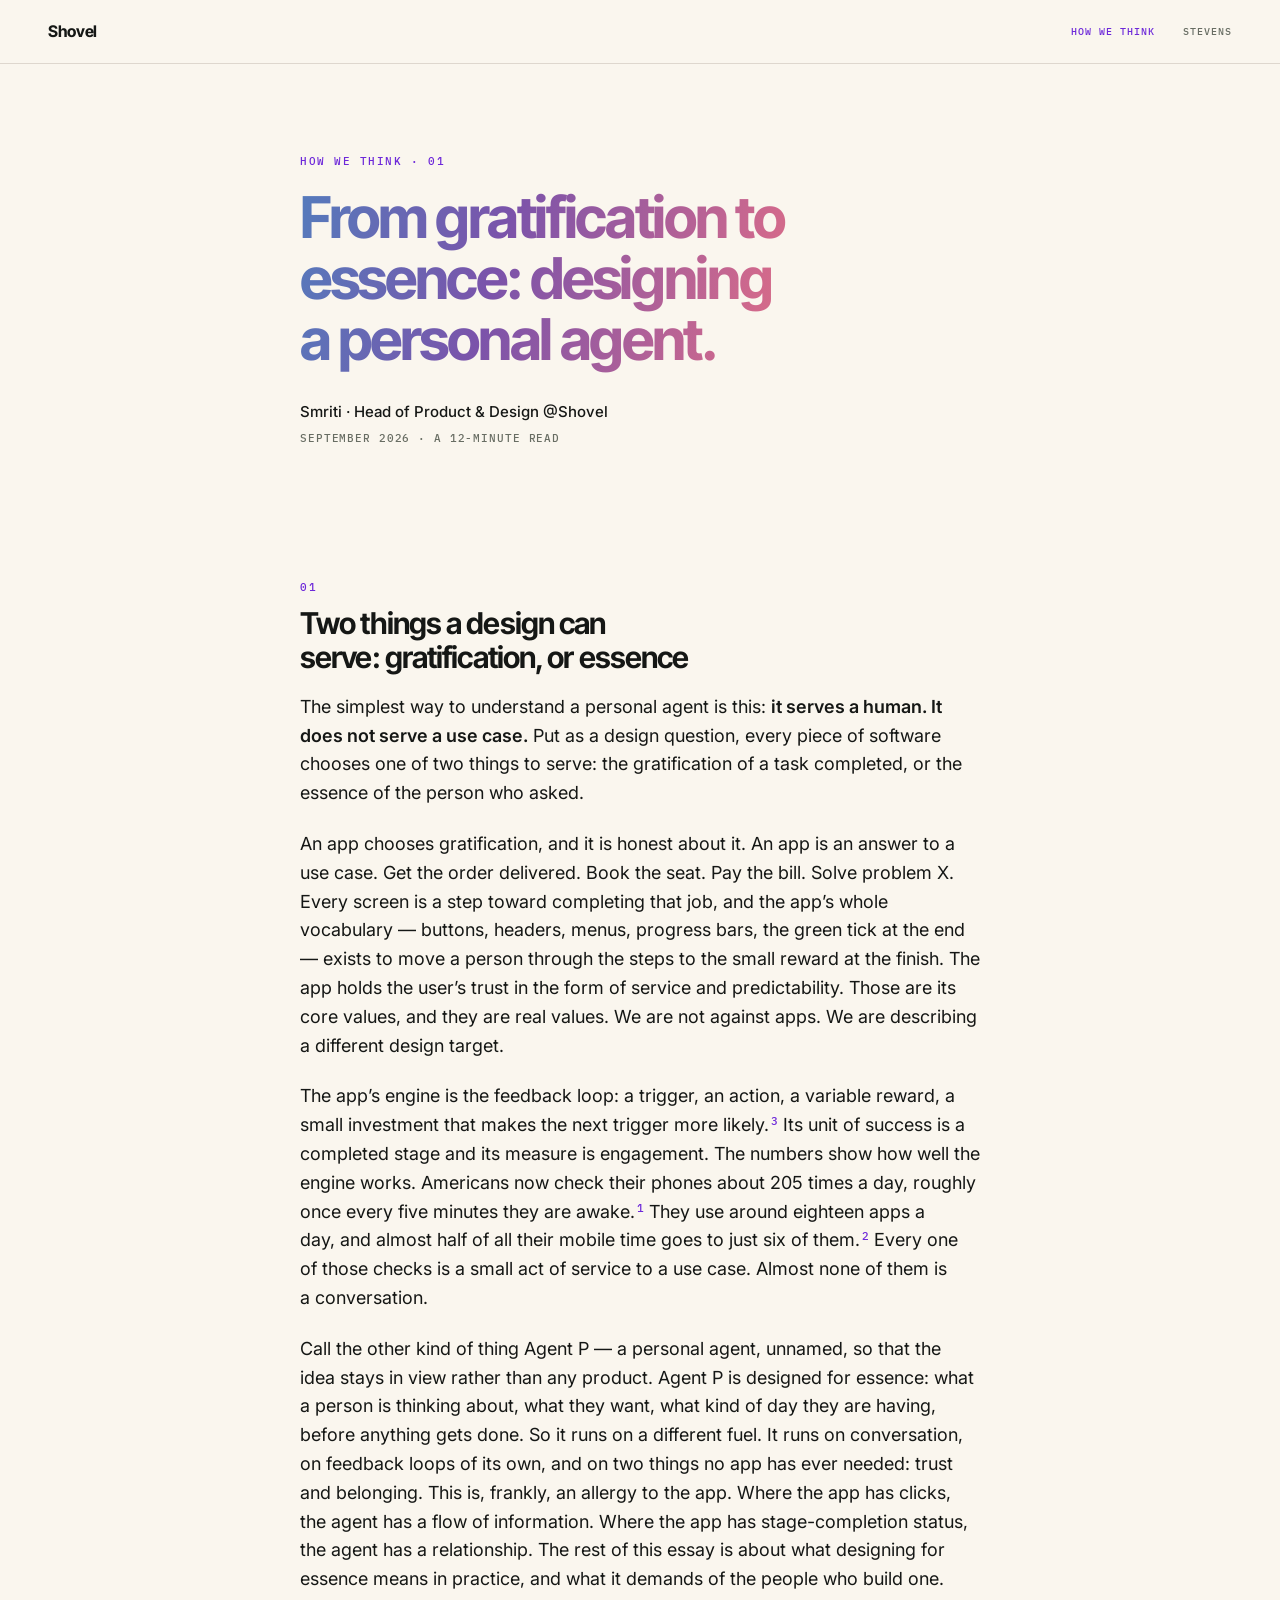
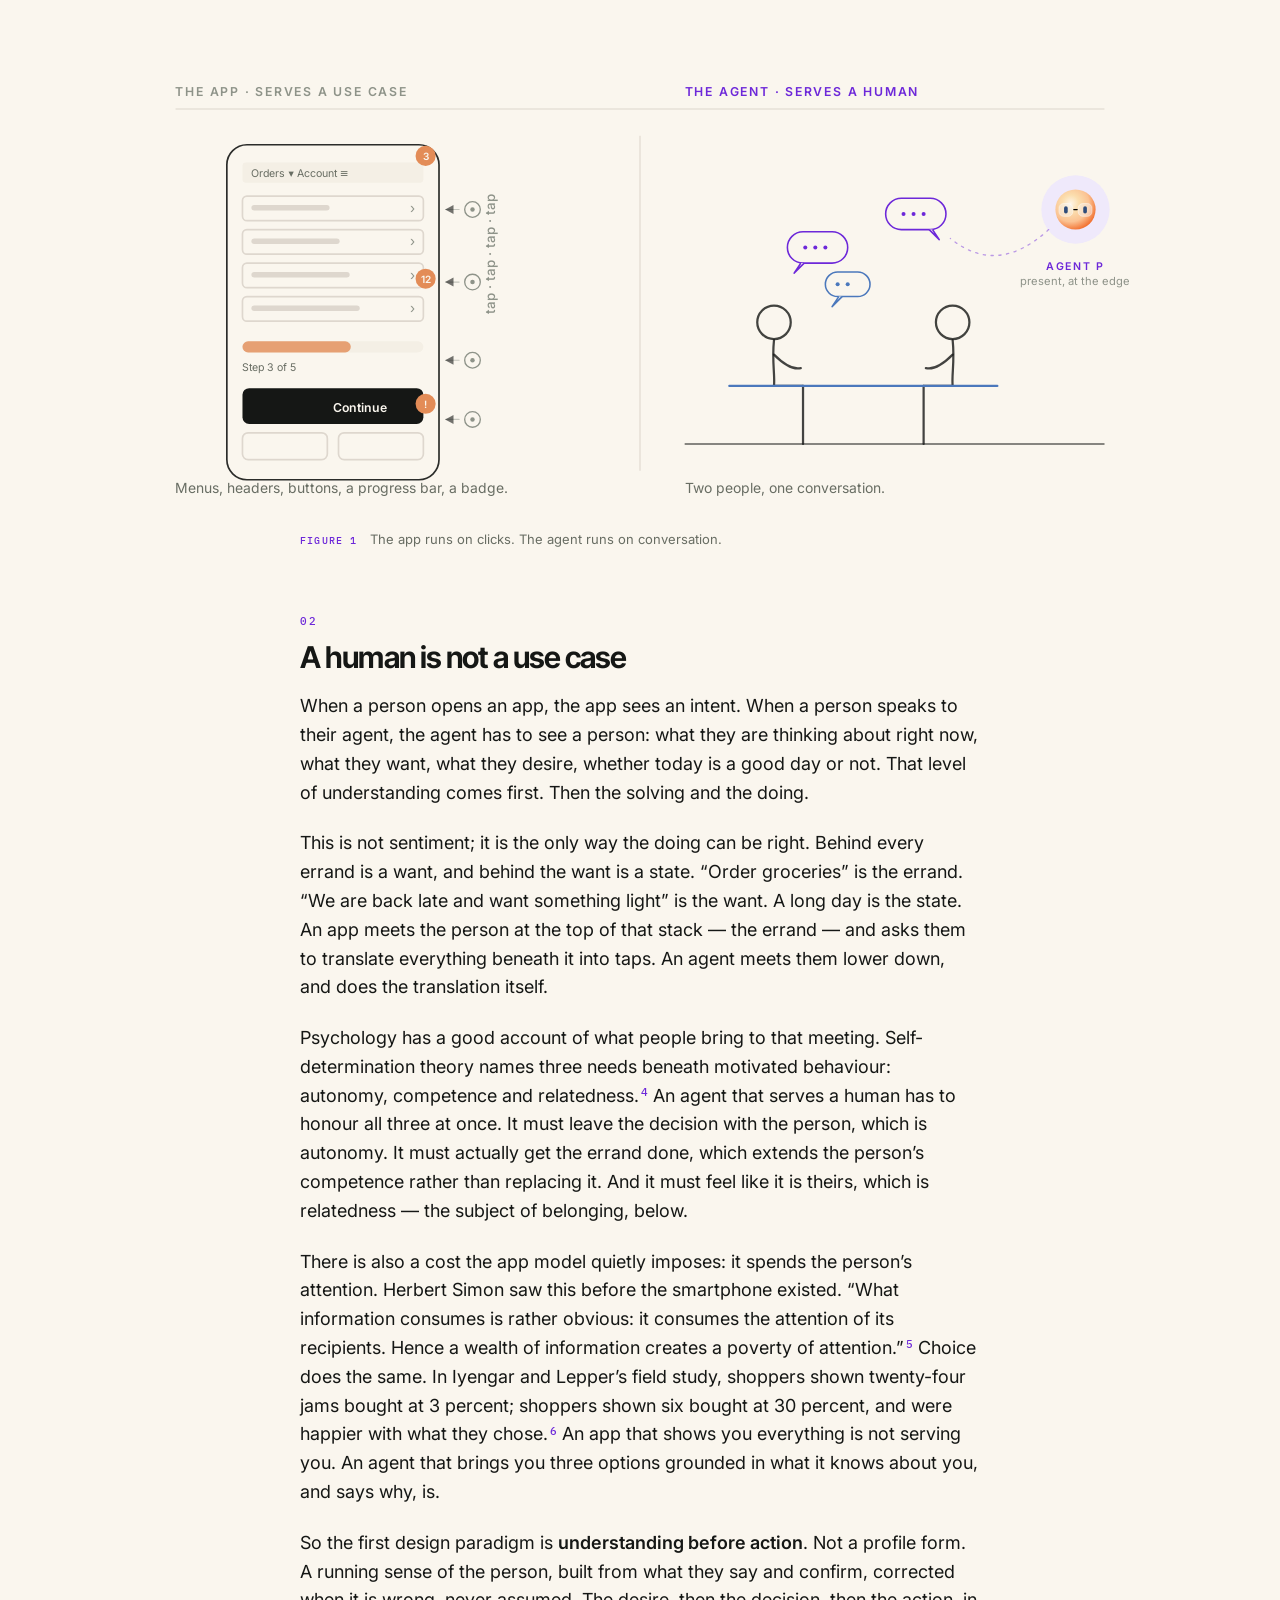
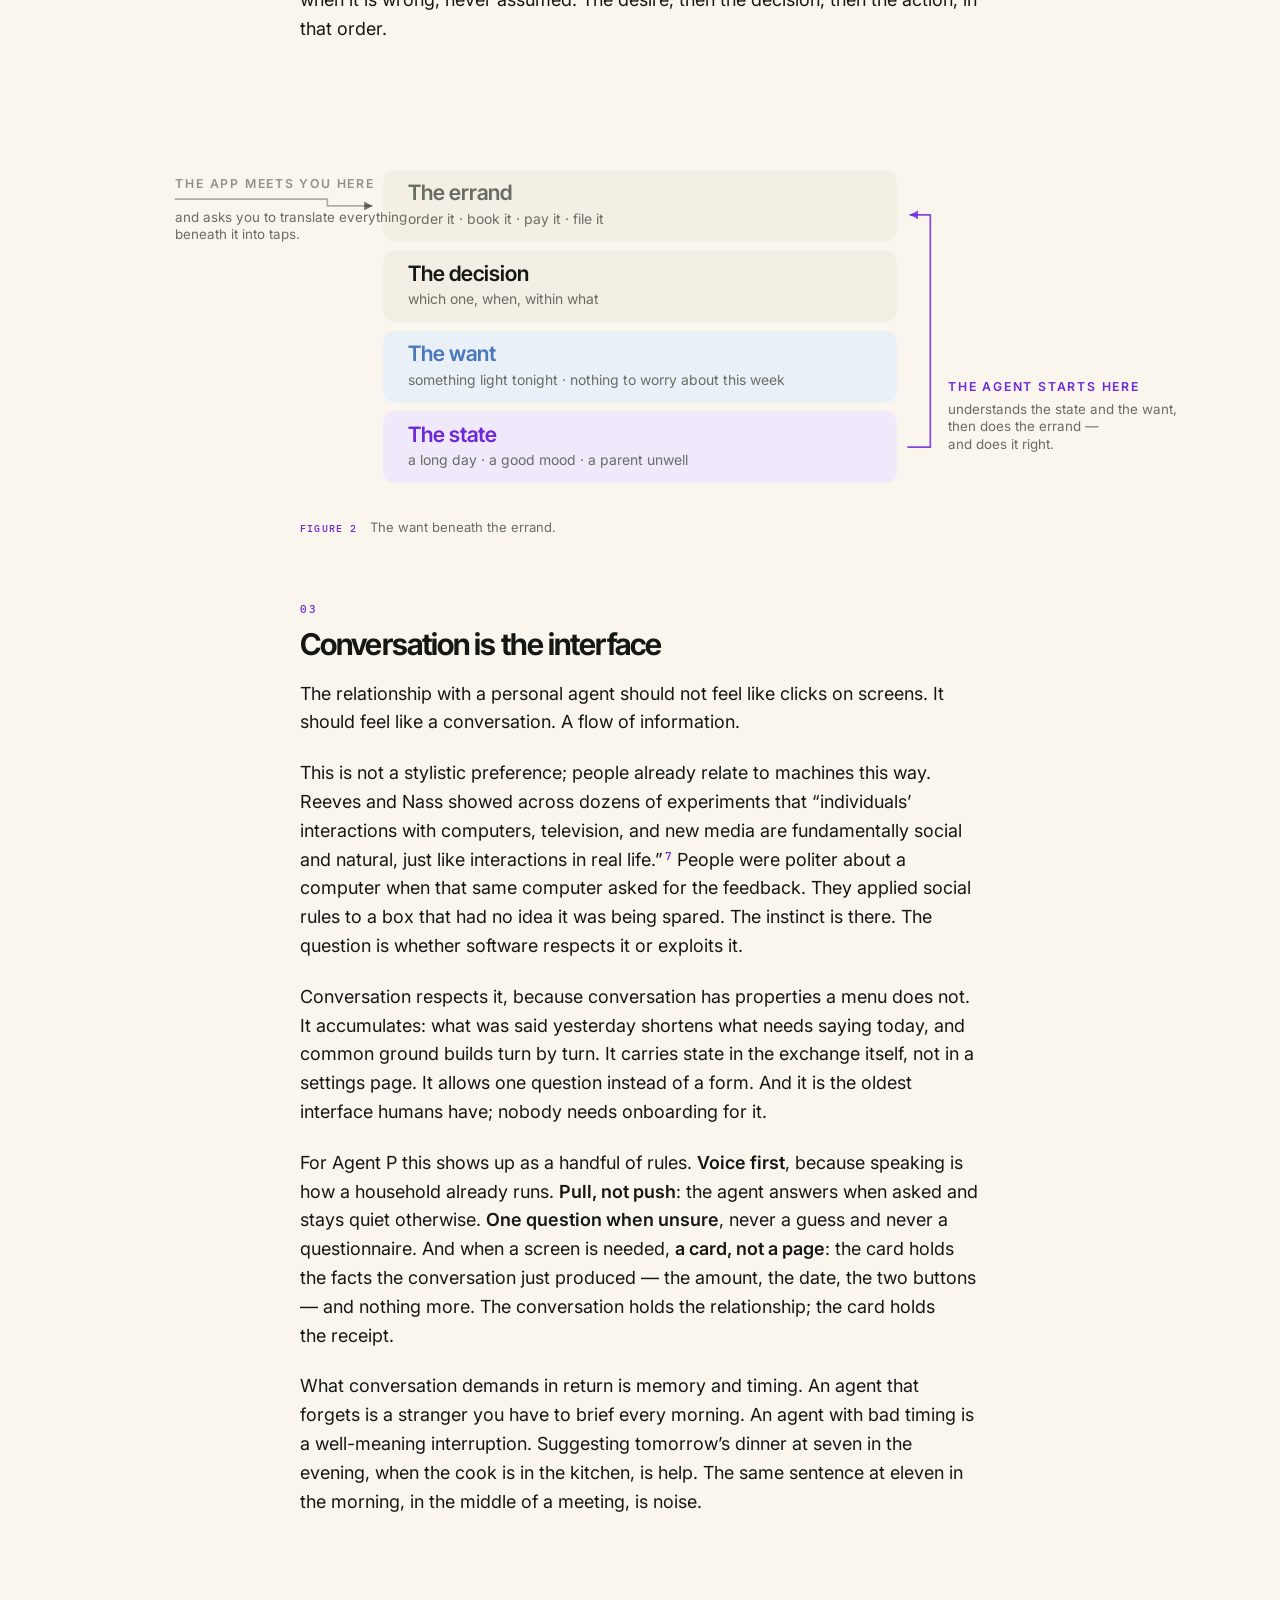
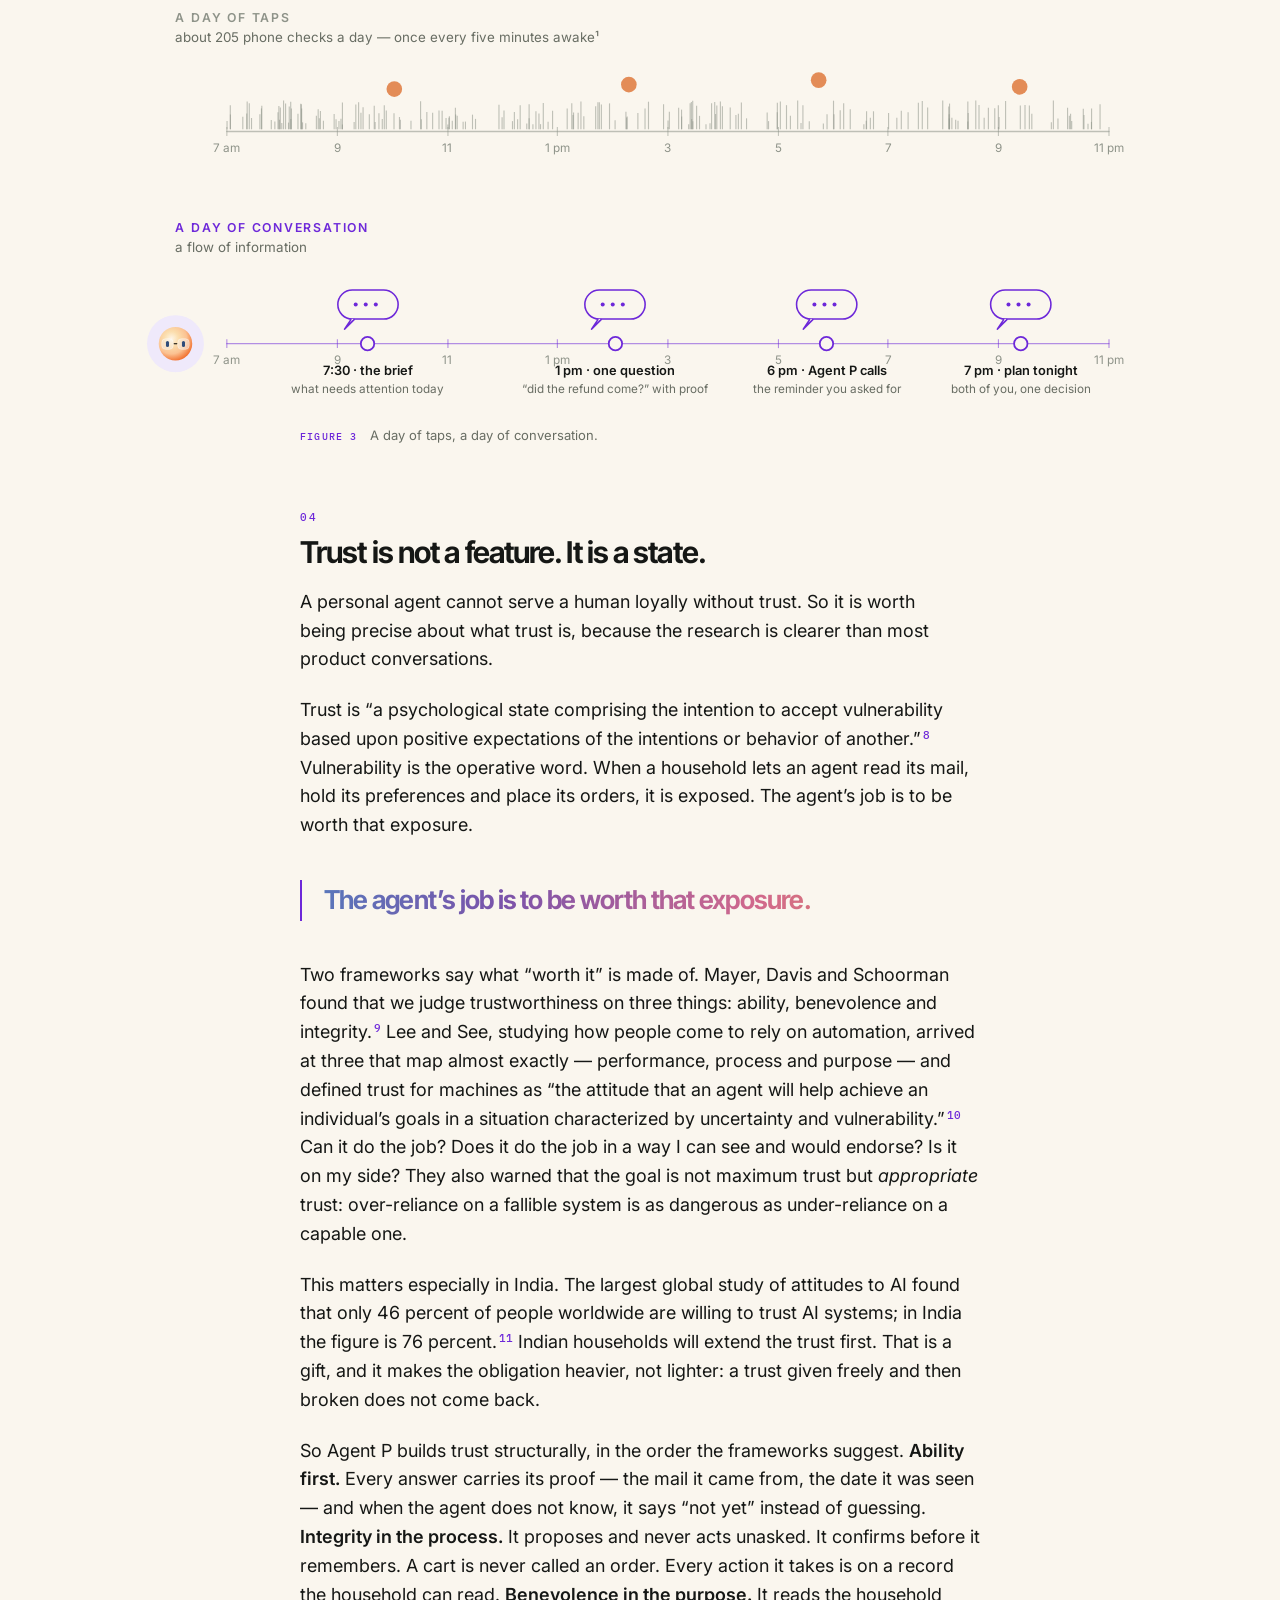
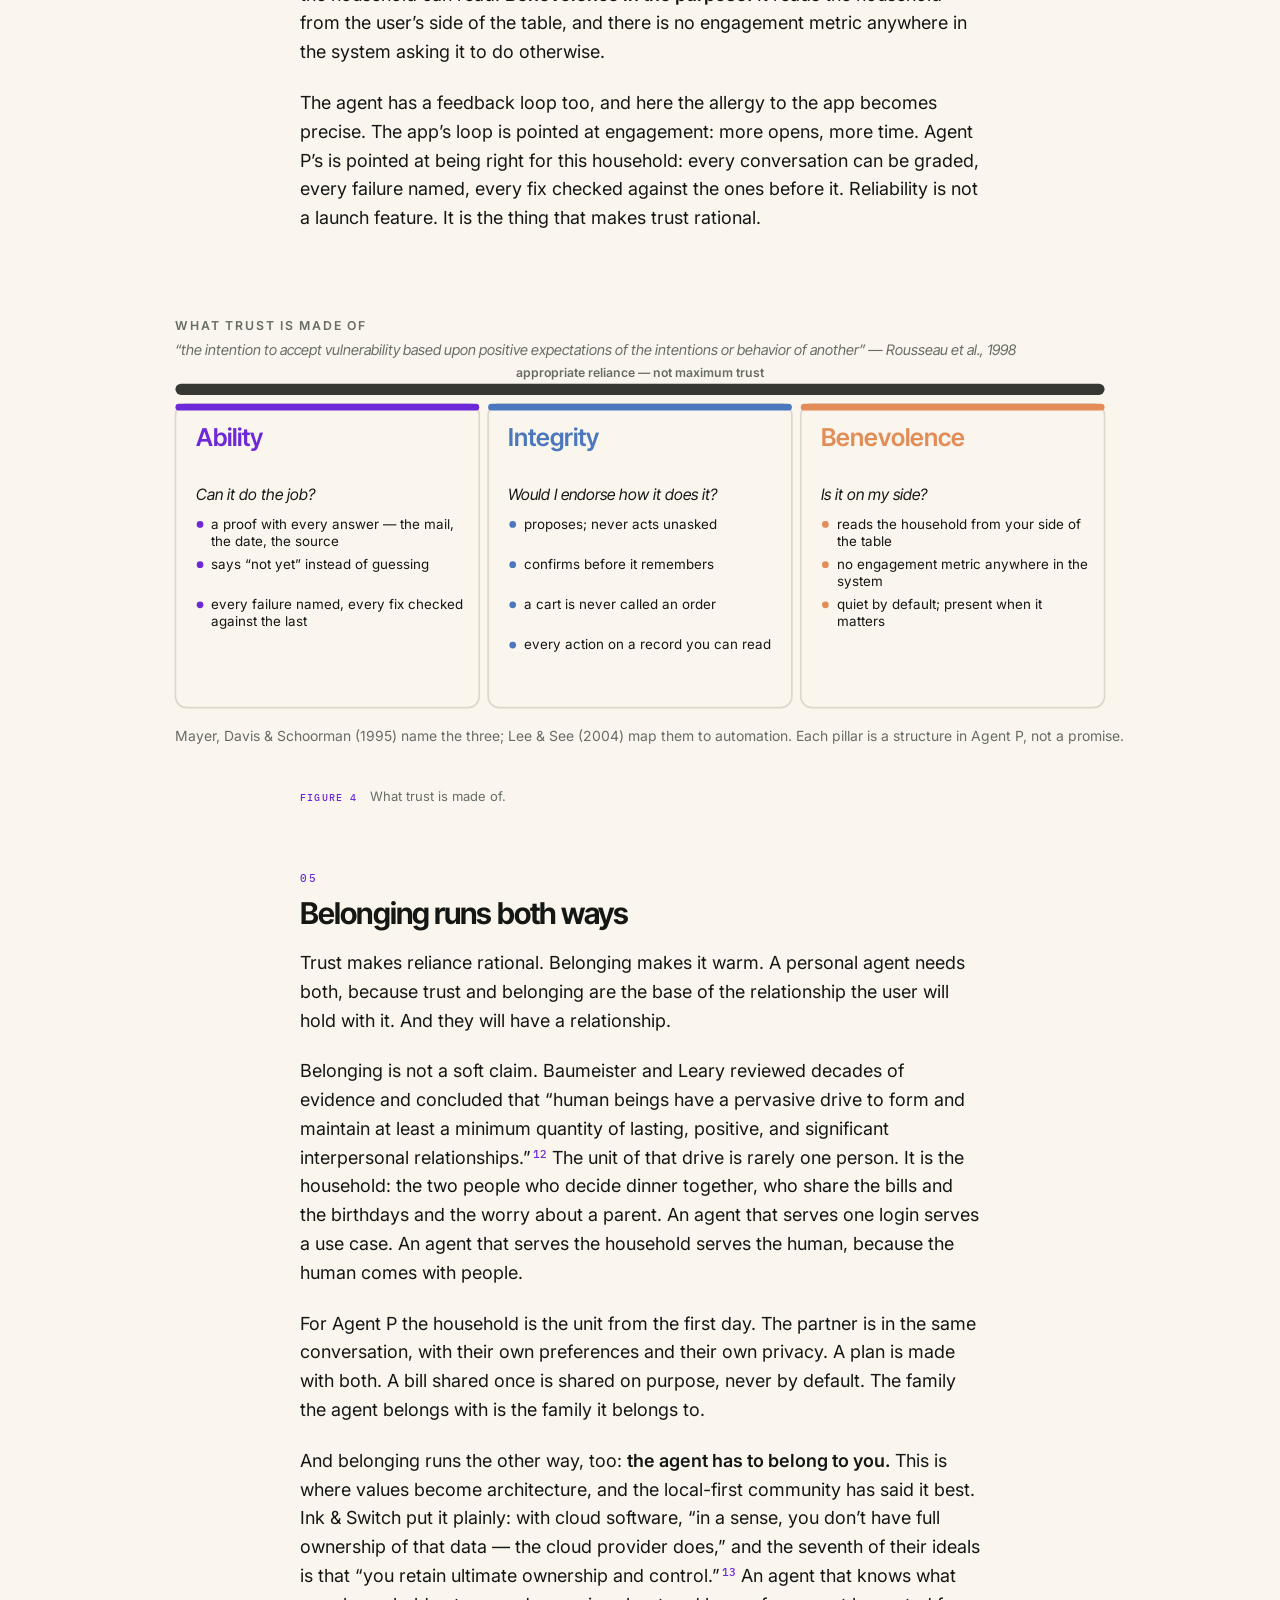
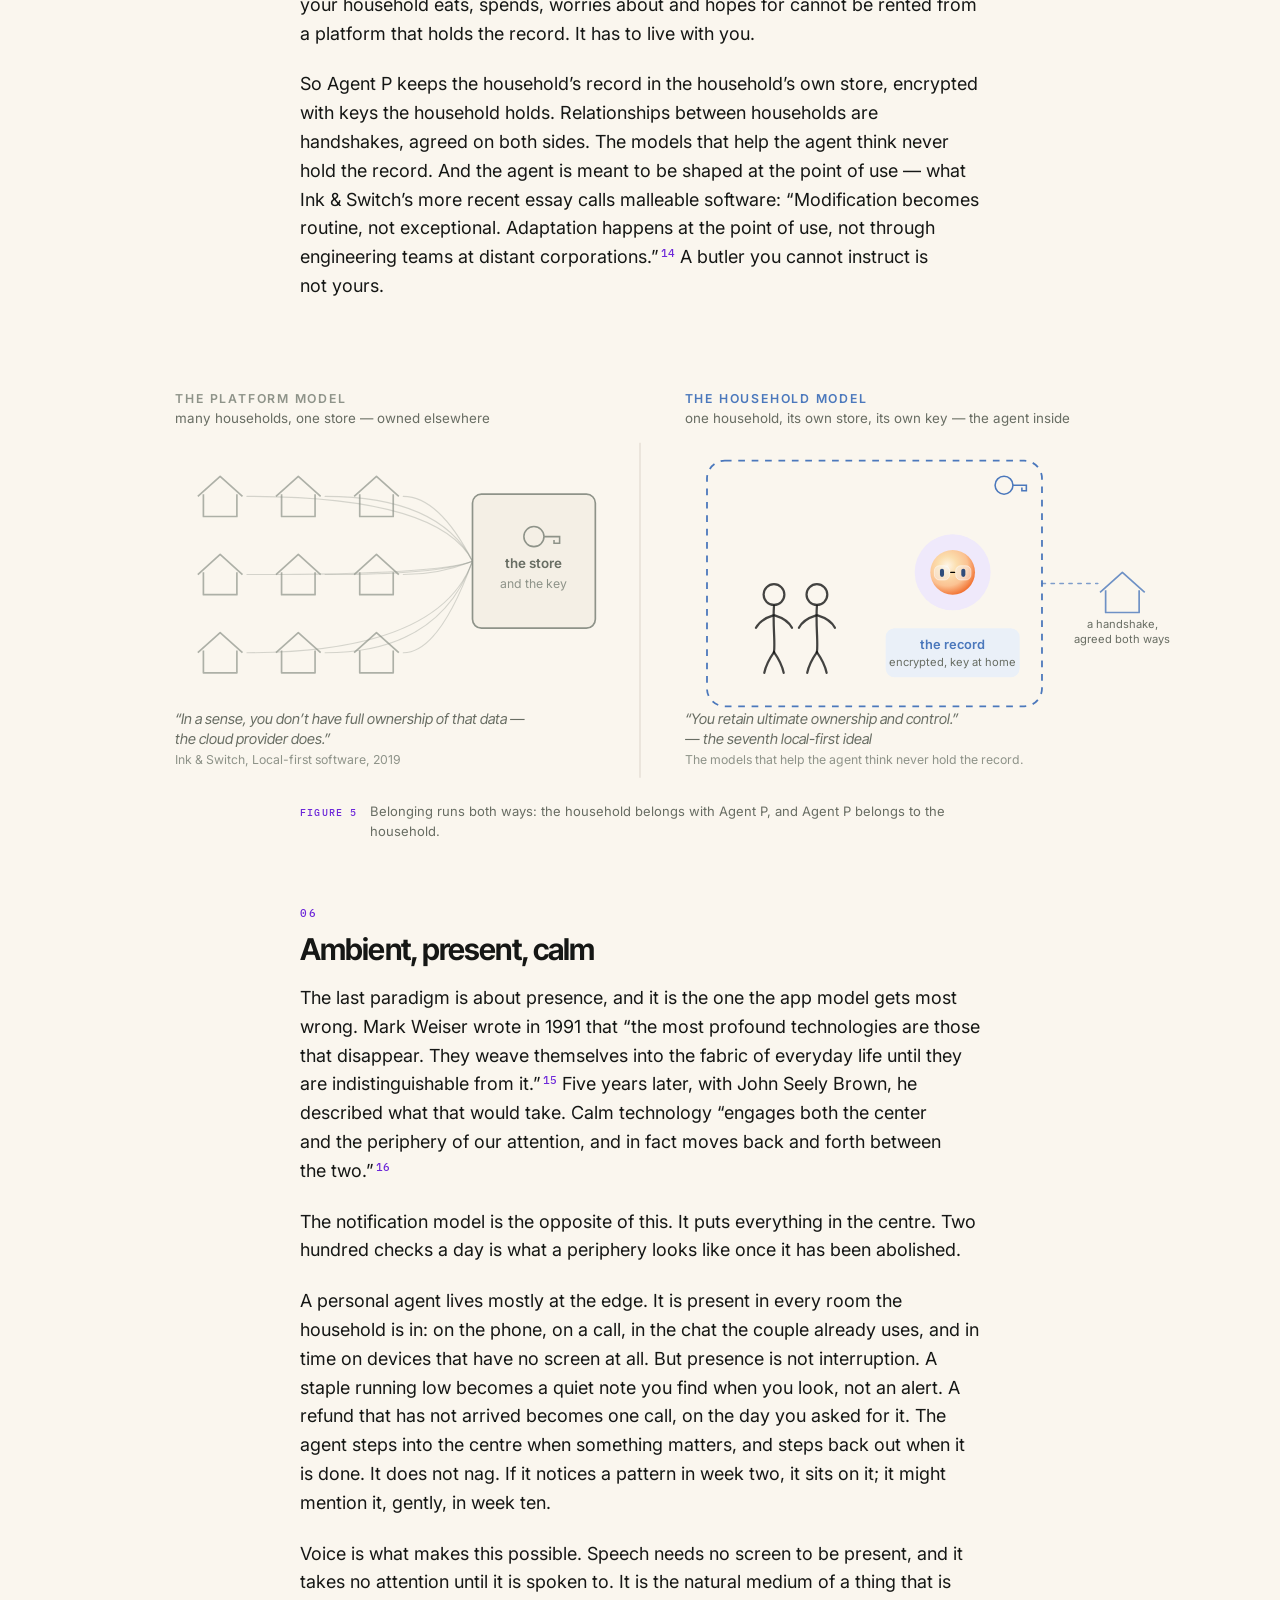
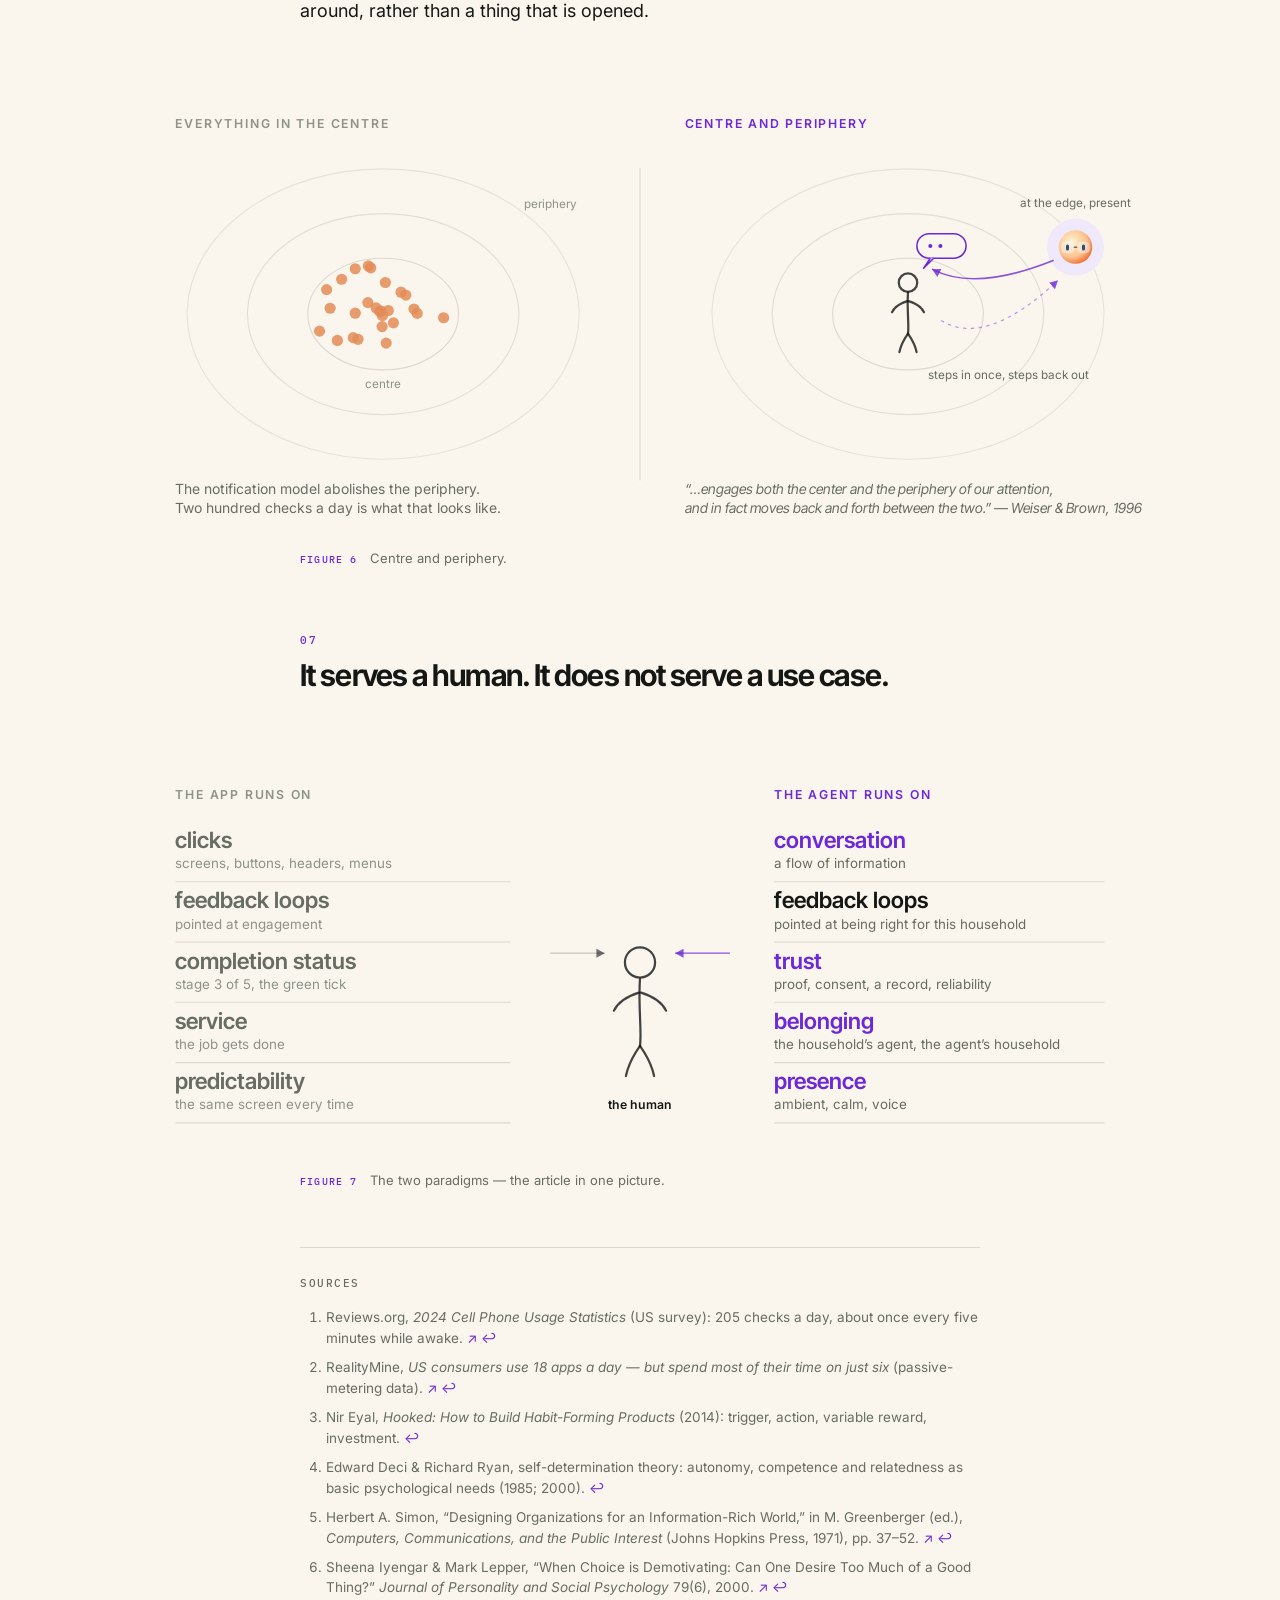
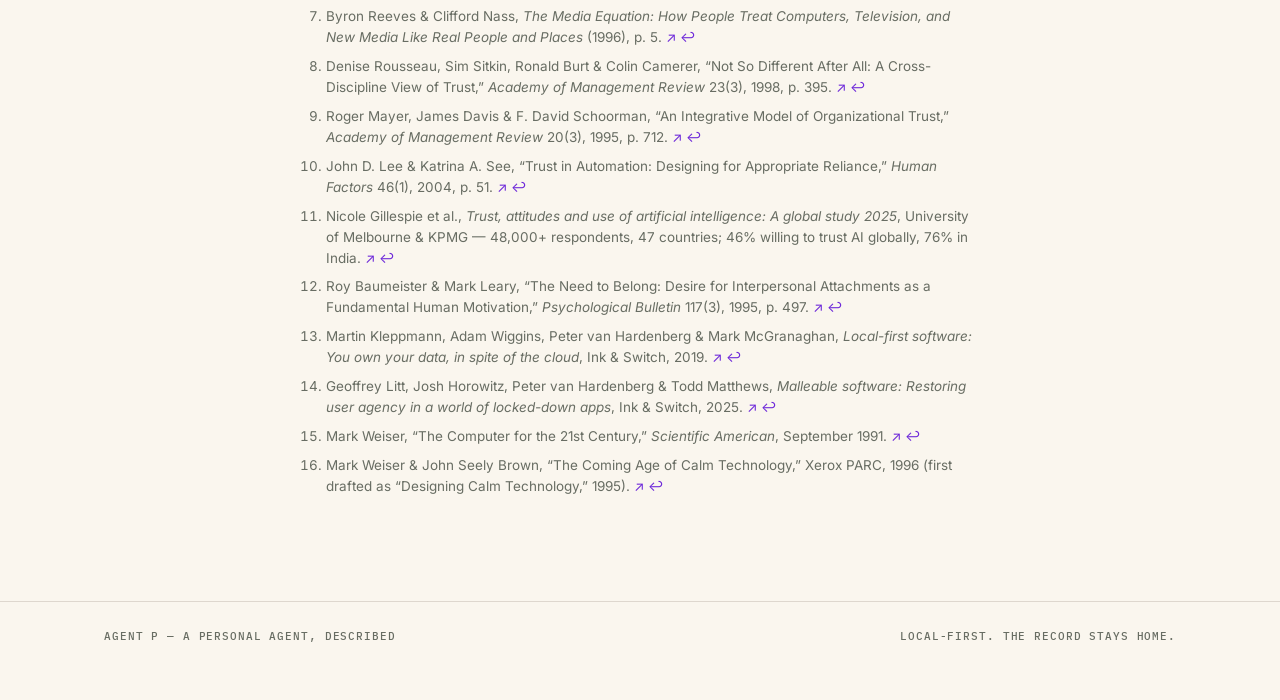
<file: essays/personal-agents-serve-humans/index.html>
<!doctype html>
<html lang="en">
<head>
<meta charset="utf-8">
<meta name="viewport" content="width=device-width, initial-scale=1">
<link rel="canonical" href="https://shovel.company/essays/personal-agents-serve-humans/">
<meta property="og:title" content="From gratification to essence: designing a personal agent.">
<meta property="og:description" content="A design philosophy for personal agents: it serves a human, not a use case. By Smriti, Head of Product &amp; Design @Shovel.">
<meta property="og:type" content="article">
<meta property="og:url" content="https://shovel.company/essays/personal-agents-serve-humans/">
<link rel="icon" type="image/svg+xml" href="/favicon.svg">
<title>From gratification to essence: designing a personal agent.</title>
<meta name="description" content="A design philosophy for personal agents: it serves a human, not a use case.">
<link rel="preconnect" href="https://fonts.googleapis.com"><link rel="preconnect" href="https://fonts.gstatic.com" crossorigin><link href="https://fonts.googleapis.com/css2?family=Inter+Tight:wght@600;700;750&family=Inter:wght@400;500;600;650&family=IBM+Plex+Mono:wght@400;500&display=swap" rel="stylesheet">
<link rel="stylesheet" href="/essays/essay.css">
</head>
<body>
<div class="progress" id="progress"></div>
<div class="chrome"><a class="brandmark" href="https://shovel.company/">Shovel</a><nav class="navlinks"><a class="navlink navlabel" href="/essays/">How we think</a><a class="navlink" href="https://stevens.computer/">Stevens</a></nav></div>
<section class="hero"><div class="wrap"><div class="col"><p class="eyebrow">How we think · 01</p><h1>From gratification to essence: designing a personal agent.</h1><p class="byline">Smriti · Head of Product &amp; Design @Shovel</p><p class="meta">September 2026 · a 12-minute read</p></div></div></section>
<article><div class="wrap">
<div class="col"><h2><span class="num">01</span>Two things a design can serve: gratification, or essence</h2>
<p>The simplest way to understand a personal agent is this: <strong>it serves a human. It does not serve a use case.</strong> Put as a design question, every piece of software chooses one of two things to serve: the gratification of a task completed, or the essence of the person who asked.</p>
<p>An app chooses gratification, and it is honest about it. An app is an answer to a use case. Get the order delivered. Book the seat. Pay the bill. Solve problem X. Every screen is a step toward completing that job, and the app’s whole vocabulary — buttons, headers, menus, progress bars, the green tick at the end — exists to move a person through the steps to the small reward at the finish. The app holds the user’s trust in the form of service and predictability. Those are its core values, and they are real values. We are not against apps. We are describing a different design target.</p>
<p>The app’s engine is the feedback loop: a trigger, an action, a variable reward, a small investment that makes the next trigger more likely.<sup class="fn"><a href="#src-3" id="ref-3">3</a></sup> Its unit of success is a completed stage and its measure is engagement. The numbers show how well the engine works. Americans now check their phones about 205 times a day, roughly once every five minutes they are awake.<sup class="fn"><a href="#src-1" id="ref-1">1</a></sup> They use around eighteen apps a day, and almost half of all their mobile time goes to just six of them.<sup class="fn"><a href="#src-2" id="ref-2">2</a></sup> Every one of those checks is a small act of service to a use case. Almost none of them is a conversation.</p>
<p>Call the other kind of thing Agent P — a personal agent, unnamed, so that the idea stays in view rather than any product. Agent P is designed for essence: what a person is thinking about, what they want, what kind of day they are having, before anything gets done. So it runs on a different fuel. It runs on conversation, on feedback loops of its own, and on two things no app has ever needed: trust and belonging. This is, frankly, an allergy to the app. Where the app has clicks, the agent has a flow of information. Where the app has stage-completion status, the agent has a relationship. The rest of this essay is about what designing for essence means in practice, and what it demands of the people who build one.</p>
</div>
<figure id="fig-01"><div class="fig-scroll"><svg viewBox="0 0 960 424" width="960" height="424" xmlns="http://www.w3.org/2000/svg" role="img" aria-label="The app runs on clicks; the agent runs on conversation"><style>.s{font-family:'Inter',system-ui,sans-serif}.f{font-family:'Inter Tight','Inter',system-ui,sans-serif}</style><defs>
<marker id="ah" markerWidth="9" markerHeight="9" refX="7" refY="4.5" orient="auto" markerUnits="userSpaceOnUse"><path d="M0,0.5 L7.5,4.5 L0,8.5 Z" fill="#151715" fill-opacity="0.6"/></marker>
<marker id="ahp" markerWidth="9" markerHeight="9" refX="7" refY="4.5" orient="auto" markerUnits="userSpaceOnUse"><path d="M0,0.5 L7.5,4.5 L0,8.5 Z" fill="#6D28D9" fill-opacity="0.8"/></marker>
<radialGradient id="orb" cx="38%" cy="35%" r="70%"><stop offset="0%" stop-color="#FEF5E7"/><stop offset="30%" stop-color="#FBDEAE"/><stop offset="65%" stop-color="#FBC292"/><stop offset="100%" stop-color="#F16A28"/></radialGradient>
</defs><line x1="64" y1="60" x2="896" y2="60" stroke="#DED7CE" stroke-width="1"/><text x="64" y="48" class="s" font-size="11" fill="#8E9389" text-anchor="start" font-weight="600" letter-spacing="1.6" style="text-transform:uppercase">THE APP · SERVES A USE CASE</text><rect x="110" y="92" width="190" height="300" rx="18" fill="#FAF6EE" stroke="#151715" stroke-width="1.5" opacity="0.9"/><rect x="124" y="108" width="162" height="18" rx="3" fill="#F4EFE5" stroke="none" stroke-width="1.5" opacity="1"/><text x="132" y="121" class="s" font-size="9.5" fill="#686D63" text-anchor="start" font-weight="400" >Orders ▾  Account  ≡</text><rect x="124" y="138" width="162" height="22" rx="4" fill="none" stroke="#DED7CE" stroke-width="1.5" opacity="1"/><rect x="132" y="146" width="70" height="5" rx="2.5" fill="#DED7CE" stroke="none" stroke-width="1.5" opacity="1"/><text x="274" y="153" class="s" font-size="12" fill="#8E9389" text-anchor="start" font-weight="400" >›</text><rect x="124" y="168" width="162" height="22" rx="4" fill="none" stroke="#DED7CE" stroke-width="1.5" opacity="1"/><rect x="132" y="176" width="79" height="5" rx="2.5" fill="#DED7CE" stroke="none" stroke-width="1.5" opacity="1"/><text x="274" y="183" class="s" font-size="12" fill="#8E9389" text-anchor="start" font-weight="400" >›</text><rect x="124" y="198" width="162" height="22" rx="4" fill="none" stroke="#DED7CE" stroke-width="1.5" opacity="1"/><rect x="132" y="206" width="88" height="5" rx="2.5" fill="#DED7CE" stroke="none" stroke-width="1.5" opacity="1"/><text x="274" y="213" class="s" font-size="12" fill="#8E9389" text-anchor="start" font-weight="400" >›</text><rect x="124" y="228" width="162" height="22" rx="4" fill="none" stroke="#DED7CE" stroke-width="1.5" opacity="1"/><rect x="132" y="236" width="97" height="5" rx="2.5" fill="#DED7CE" stroke="none" stroke-width="1.5" opacity="1"/><text x="274" y="243" class="s" font-size="12" fill="#8E9389" text-anchor="start" font-weight="400" >›</text><rect x="124" y="268" width="162" height="10" rx="5" fill="#F4EFE5" stroke="none" stroke-width="1.5" opacity="1"/><rect x="124" y="268" width="97" height="10" rx="5" fill="#E38C57" stroke="none" stroke-width="1.5" opacity="0.8"/><text x="124" y="295" class="s" font-size="9.5" fill="#686D63" text-anchor="start" font-weight="400" >Step 3 of 5</text><rect x="124" y="310" width="162" height="32" rx="6" fill="#151715" stroke="none" stroke-width="1.5" opacity="1"/><text x="205" y="331" class="s" font-size="11" fill="#FAF6EE" text-anchor="center" font-weight="600" >Continue</text><rect x="124" y="350" width="76" height="24" rx="5" fill="none" stroke="#DED7CE" stroke-width="1.5" opacity="1"/><rect x="210" y="350" width="76" height="24" rx="5" fill="none" stroke="#DED7CE" stroke-width="1.5" opacity="1"/><circle cx="288" cy="102" r="9" fill="#E38C57"/><text x="288" y="105.5" class="s" font-size="9" fill="#FAF6EE" text-anchor="middle" font-weight="600" >3</text><circle cx="288" cy="212" r="9" fill="#E38C57"/><text x="288" y="215.5" class="s" font-size="9" fill="#FAF6EE" text-anchor="middle" font-weight="600" >12</text><circle cx="288" cy="324" r="9" fill="#E38C57"/><text x="288" y="327.5" class="s" font-size="9" fill="#FAF6EE" text-anchor="middle" font-weight="600" >!</text><circle cx="330" cy="150" r="7" fill="none" stroke="#8E9389" stroke-width="1.2"/><circle cx="330" cy="150" r="2" fill="#8E9389"/><path d="M318 150 H 306" fill="none" stroke="#8E9389" stroke-opacity="0.5" stroke-width="1" stroke-linecap="round" marker-end="url(#ah)"/><circle cx="330" cy="215" r="7" fill="none" stroke="#8E9389" stroke-width="1.2"/><circle cx="330" cy="215" r="2" fill="#8E9389"/><path d="M318 215 H 306" fill="none" stroke="#8E9389" stroke-opacity="0.5" stroke-width="1" stroke-linecap="round" marker-end="url(#ah)"/><circle cx="330" cy="285" r="7" fill="none" stroke="#8E9389" stroke-width="1.2"/><circle cx="330" cy="285" r="2" fill="#8E9389"/><path d="M318 285 H 306" fill="none" stroke="#8E9389" stroke-opacity="0.5" stroke-width="1" stroke-linecap="round" marker-end="url(#ah)"/><circle cx="330" cy="338" r="7" fill="none" stroke="#8E9389" stroke-width="1.2"/><circle cx="330" cy="338" r="2" fill="#8E9389"/><path d="M318 338 H 306" fill="none" stroke="#8E9389" stroke-opacity="0.5" stroke-width="1" stroke-linecap="round" marker-end="url(#ah)"/><text x="350" y="244" class="s" font-size="12" fill="#8E9389" text-anchor="start" font-weight="500" transform="rotate(-90 350 244)">tap · tap · tap · tap</text><text x="64" y="404" class="s" font-size="12.5" fill="#686D63" text-anchor="start" font-weight="400" >Menus, headers, buttons, a progress bar, a badge.</text><line x1="480" y1="84" x2="480" y2="384" stroke="#DED7CE" stroke-width="1"/><text x="520" y="48" class="s" font-size="11" fill="#6D28D9" text-anchor="start" font-weight="600" letter-spacing="1.6" style="text-transform:uppercase">THE AGENT · SERVES A HUMAN</text><line x1="520" y1="360" x2="896" y2="360" stroke="#151715" stroke-width="1"/><g transform="translate(0,360) scale(1.0)" fill="none" stroke="#151715" stroke-opacity="0.8" stroke-width="2.00" stroke-linecap="round"><circle cx="600" cy="-109" r="15"/><path d="M600 -93 C598 -74 601 -62 600 -52"/><path d="M600 -80 C608 -72 616 -66 624 -68"/><path d="M600 -52 L626 -52"/><path d="M626 -52 L626 0"/><circle cx="760" cy="-109" r="15"/><path d="M760 -93 C762 -74 759 -62 760 -52"/><path d="M760 -80 C752 -72 744 -66 736 -68"/><path d="M760 -52 L734 -52"/><path d="M734 -52 L734 0"/></g><path d="M560 308 H 800" stroke="#4B78BC" stroke-width="2" stroke-linecap="round"/><rect x="612" y="170" width="54" height="28" rx="14.0" fill="#FAF6EE" stroke="#6D28D9" stroke-width="1.4"/><path d="M624 198 l-6 9 l9 -9" fill="#FAF6EE" stroke="#6D28D9" stroke-width="1.4" stroke-linejoin="round"/><circle cx="628" cy="184" r="1.8" fill="#6D28D9"/><circle cx="637" cy="184" r="1.8" fill="#6D28D9"/><circle cx="646" cy="184" r="1.8" fill="#6D28D9"/><rect x="700" y="140" width="54" height="28" rx="14.0" fill="#FAF6EE" stroke="#6D28D9" stroke-width="1.4"/><path d="M742 168 l6 9 l-9 -9" fill="#FAF6EE" stroke="#6D28D9" stroke-width="1.4" stroke-linejoin="round"/><circle cx="716" cy="154" r="1.8" fill="#6D28D9"/><circle cx="725" cy="154" r="1.8" fill="#6D28D9"/><circle cx="734" cy="154" r="1.8" fill="#6D28D9"/><rect x="646" y="206" width="40" height="22" rx="11.0" fill="#FAF6EE" stroke="#4B78BC" stroke-width="1.4"/><path d="M658 228 l-6 9 l9 -9" fill="#FAF6EE" stroke="#4B78BC" stroke-width="1.4" stroke-linejoin="round"/><circle cx="657" cy="217" r="1.8" fill="#4B78BC"/><circle cx="666" cy="217" r="1.8" fill="#4B78BC"/><circle cx="870" cy="150" r="30.6" fill="#EFE9FB"/><circle cx="870" cy="150" r="18.0" fill="url(#orb)"/><g transform="translate(852.0,132.0) scale(0.818)"><rect x="4" y="15.5" width="15" height="14" rx="5" fill="#F5F9FD" fill-opacity=".42" stroke="#fff" stroke-opacity=".6" stroke-width=".8"/><rect x="25" y="15.5" width="15" height="14" rx="5" fill="#F5F9FD" fill-opacity=".42" stroke="#fff" stroke-opacity=".6" stroke-width=".8"/><rect x="19.5" y="21.5" width="5" height="1.2" rx=".6" fill="#000"/><rect x="9.5" y="18.5" width="4" height="8" rx="2" fill="#2F4C7A"/><rect x="30.5" y="18.5" width="4" height="8" rx="2" fill="#2F4C7A"/></g><text x="870" y="204" class="s" font-size="9.5" fill="#6D28D9" text-anchor="middle" font-weight="600" letter-spacing="1.6" style="text-transform:uppercase">AGENT P</text><text x="870" y="218" class="s" font-size="10" fill="#8E9389" text-anchor="middle" font-weight="400" >present, at the edge</text><path d="M846 168 Q 800 210 758 176" fill="none" stroke="#6D28D9" stroke-opacity="0.45" stroke-width="1.2" stroke-linecap="round" stroke-dasharray="2 5"/><text x="520" y="404" class="s" font-size="12.5" fill="#686D63" text-anchor="start" font-weight="400" >Two people, one conversation.</text></svg></div><figcaption><span class="fnum">Figure 1</span><span>The app runs on clicks. The agent runs on conversation.</span></figcaption></figure>
<div class="col"><h2><span class="num">02</span>A human is not a use case</h2>
<p>When a person opens an app, the app sees an intent. When a person speaks to their agent, the agent has to see a person: what they are thinking about right now, what they want, what they desire, whether today is a good day or not. That level of understanding comes first. Then the solving and the doing.</p>
<p>This is not sentiment; it is the only way the doing can be right. Behind every errand is a want, and behind the want is a state. “Order groceries” is the errand. “We are back late and want something light” is the want. A long day is the state. An app meets the person at the top of that stack — the errand — and asks them to translate everything beneath it into taps. An agent meets them lower down, and does the translation itself.</p>
<p>Psychology has a good account of what people bring to that meeting. Self-determination theory names three needs beneath motivated behaviour: autonomy, competence and relatedness.<sup class="fn"><a href="#src-4" id="ref-4">4</a></sup> An agent that serves a human has to honour all three at once. It must leave the decision with the person, which is autonomy. It must actually get the errand done, which extends the person’s competence rather than replacing it. And it must feel like it is theirs, which is relatedness — the subject of belonging, below.</p>
<p>There is also a cost the app model quietly imposes: it spends the person’s attention. Herbert Simon saw this before the smartphone existed. “What information consumes is rather obvious: it consumes the attention of its recipients. Hence a wealth of information creates a poverty of attention.”<sup class="fn"><a href="#src-5" id="ref-5">5</a></sup> Choice does the same. In Iyengar and Lepper’s field study, shoppers shown twenty-four jams bought at 3 percent; shoppers shown six bought at 30 percent, and were happier with what they chose.<sup class="fn"><a href="#src-6" id="ref-6">6</a></sup> An app that shows you everything is not serving you. An agent that brings you three options grounded in what it knows about you, and says why, is.</p>
<p>So the first design paradigm is <strong>understanding before action</strong>. Not a profile form. A running sense of the person, built from what they say and confirm, corrected when it is wrong, never assumed. The desire, then the decision, then the action, in that order.</p>
</div>
<figure id="fig-02"><div class="fig-scroll"><svg viewBox="0 0 960 368" width="960" height="368" xmlns="http://www.w3.org/2000/svg" role="img" aria-label="The want beneath the errand"><style>.s{font-family:'Inter',system-ui,sans-serif}.f{font-family:'Inter Tight','Inter',system-ui,sans-serif}</style><defs>
<marker id="ah" markerWidth="9" markerHeight="9" refX="7" refY="4.5" orient="auto" markerUnits="userSpaceOnUse"><path d="M0,0.5 L7.5,4.5 L0,8.5 Z" fill="#151715" fill-opacity="0.6"/></marker>
<marker id="ahp" markerWidth="9" markerHeight="9" refX="7" refY="4.5" orient="auto" markerUnits="userSpaceOnUse"><path d="M0,0.5 L7.5,4.5 L0,8.5 Z" fill="#6D28D9" fill-opacity="0.8"/></marker>
<radialGradient id="orb" cx="38%" cy="35%" r="70%"><stop offset="0%" stop-color="#FEF5E7"/><stop offset="30%" stop-color="#FBDEAE"/><stop offset="65%" stop-color="#FBC292"/><stop offset="100%" stop-color="#F16A28"/></radialGradient>
</defs><rect x="250" y="70" width="460" height="64" rx="10" fill="#F4EFE5" stroke="none" stroke-width="1.5" opacity="1"/><text x="272" y="97" class="f" font-size="19" fill="#686D63" text-anchor="start" font-weight="600" >The errand</text><text x="272" y="118" class="s" font-size="12.5" fill="#686D63" text-anchor="start" font-weight="400" >order it · book it · pay it · file it</text><rect x="250" y="142" width="460" height="64" rx="10" fill="#F3EEE4" stroke="none" stroke-width="1.5" opacity="1"/><text x="272" y="169" class="f" font-size="19" fill="#151715" text-anchor="start" font-weight="600" >The decision</text><text x="272" y="190" class="s" font-size="12.5" fill="#686D63" text-anchor="start" font-weight="400" >which one, when, within what</text><rect x="250" y="214" width="460" height="64" rx="10" fill="#EAF0F8" stroke="none" stroke-width="1.5" opacity="1"/><text x="272" y="241" class="f" font-size="19" fill="#4B78BC" text-anchor="start" font-weight="600" >The want</text><text x="272" y="262" class="s" font-size="12.5" fill="#686D63" text-anchor="start" font-weight="400" >something light tonight · nothing to worry about this week</text><rect x="250" y="286" width="460" height="64" rx="10" fill="#EFE9FB" stroke="none" stroke-width="1.5" opacity="1"/><text x="272" y="313" class="f" font-size="19" fill="#6D28D9" text-anchor="start" font-weight="600" >The state</text><text x="272" y="334" class="s" font-size="12.5" fill="#686D63" text-anchor="start" font-weight="400" >a long day · a good mood · a parent unwell</text><text x="64" y="86" class="s" font-size="11" fill="#8E9389" text-anchor="start" font-weight="600" letter-spacing="1.6" style="text-transform:uppercase">THE APP MEETS YOU HERE</text><path d="M64 96 H 200 V 102.0 H 240" fill="none" stroke="#8E9389" stroke-opacity="0.7" stroke-width="1.5" stroke-linecap="round" marker-end="url(#ah)"/><text x="64" y="116" class="s" font-size="12" fill="#686D63" text-anchor="start" font-weight="400" >and asks you to translate everything</text><text x="64" y="132" class="s" font-size="12" fill="#686D63" text-anchor="start" font-weight="400" >beneath it into taps.</text><path d="M720 318.0 H 740 V 110.0 H 722" fill="none" stroke="#6D28D9" stroke-opacity="0.85" stroke-width="1.5" stroke-linecap="round" marker-end="url(#ahp)"/><text x="756" y="268.0" class="s" font-size="11" fill="#6D28D9" text-anchor="start" font-weight="600" letter-spacing="1.6" style="text-transform:uppercase">THE AGENT STARTS HERE</text><text x="756" y="288.0" class="s" font-size="12" fill="#686D63" text-anchor="start" font-weight="400" >understands the state and the want,</text><text x="756" y="304.0" class="s" font-size="12" fill="#686D63" text-anchor="start" font-weight="400" >then does the errand —</text><text x="756" y="320.0" class="s" font-size="12" fill="#686D63" text-anchor="start" font-weight="400" >and does it right.</text></svg></div><figcaption><span class="fnum">Figure 2</span><span>The want beneath the errand.</span></figcaption></figure>
<div class="col"><h2><span class="num">03</span>Conversation is the interface</h2>
<p>The relationship with a personal agent should not feel like clicks on screens. It should feel like a conversation. A flow of information.</p>
<p>This is not a stylistic preference; people already relate to machines this way. Reeves and Nass showed across dozens of experiments that “individuals’ interactions with computers, television, and new media are fundamentally social and natural, just like interactions in real life.”<sup class="fn"><a href="#src-7" id="ref-7">7</a></sup> People were politer about a computer when that same computer asked for the feedback. They applied social rules to a box that had no idea it was being spared. The instinct is there. The question is whether software respects it or exploits it.</p>
<p>Conversation respects it, because conversation has properties a menu does not. It accumulates: what was said yesterday shortens what needs saying today, and common ground builds turn by turn. It carries state in the exchange itself, not in a settings page. It allows one question instead of a form. And it is the oldest interface humans have; nobody needs onboarding for it.</p>
<p>For Agent P this shows up as a handful of rules. <strong>Voice first</strong>, because speaking is how a household already runs. <strong>Pull, not push</strong>: the agent answers when asked and stays quiet otherwise. <strong>One question when unsure</strong>, never a guess and never a questionnaire. And when a screen is needed, <strong>a card, not a page</strong>: the card holds the facts the conversation just produced — the amount, the date, the two buttons — and nothing more. The conversation holds the relationship; the card holds the receipt.</p>
<p>What conversation demands in return is memory and timing. An agent that forgets is a stranger you have to brief every morning. An agent with bad timing is a well-meaning interruption. Suggesting tomorrow’s dinner at seven in the evening, when the cook is in the kitchen, is help. The same sentence at eleven in the morning, in the middle of a meeting, is noise.</p>
</div>
<figure id="fig-03"><div class="fig-scroll"><svg viewBox="0 0 960 400" width="960" height="400" xmlns="http://www.w3.org/2000/svg" role="img" aria-label="A day of taps versus a day of conversation"><style>.s{font-family:'Inter',system-ui,sans-serif}.f{font-family:'Inter Tight','Inter',system-ui,sans-serif}</style><defs>
<marker id="ah" markerWidth="9" markerHeight="9" refX="7" refY="4.5" orient="auto" markerUnits="userSpaceOnUse"><path d="M0,0.5 L7.5,4.5 L0,8.5 Z" fill="#151715" fill-opacity="0.6"/></marker>
<marker id="ahp" markerWidth="9" markerHeight="9" refX="7" refY="4.5" orient="auto" markerUnits="userSpaceOnUse"><path d="M0,0.5 L7.5,4.5 L0,8.5 Z" fill="#6D28D9" fill-opacity="0.8"/></marker>
<radialGradient id="orb" cx="38%" cy="35%" r="70%"><stop offset="0%" stop-color="#FEF5E7"/><stop offset="30%" stop-color="#FBDEAE"/><stop offset="65%" stop-color="#FBC292"/><stop offset="100%" stop-color="#F16A28"/></radialGradient>
</defs><text x="64" y="52" class="s" font-size="11" fill="#8E9389" text-anchor="start" font-weight="600" letter-spacing="1.6" style="text-transform:uppercase">A DAY OF TAPS</text><text x="64" y="70" class="s" font-size="12" fill="#686D63" text-anchor="start" font-weight="400" >about 205 phone checks a day — once every five minutes awake¹</text><path d="M110 150 H 900" fill="none" stroke="#8E9389" stroke-opacity="0.55" stroke-width="1.2" stroke-linecap="round"/><line x1="110" y1="146" x2="110" y2="154" stroke="#8E9389" stroke-opacity=".5"/><text x="110.0" y="168" class="s" font-size="10.5" fill="#8E9389" text-anchor="middle" font-weight="400" >7 am</text><line x1="209" y1="146" x2="209" y2="154" stroke="#8E9389" stroke-opacity=".5"/><text x="208.75" y="168" class="s" font-size="10.5" fill="#8E9389" text-anchor="middle" font-weight="400" >9</text><line x1="308" y1="146" x2="308" y2="154" stroke="#8E9389" stroke-opacity=".5"/><text x="307.5" y="168" class="s" font-size="10.5" fill="#8E9389" text-anchor="middle" font-weight="400" >11</text><line x1="406" y1="146" x2="406" y2="154" stroke="#8E9389" stroke-opacity=".5"/><text x="406.25" y="168" class="s" font-size="10.5" fill="#8E9389" text-anchor="middle" font-weight="400" >1 pm</text><line x1="505" y1="146" x2="505" y2="154" stroke="#8E9389" stroke-opacity=".5"/><text x="505.0" y="168" class="s" font-size="10.5" fill="#8E9389" text-anchor="middle" font-weight="400" >3</text><line x1="604" y1="146" x2="604" y2="154" stroke="#8E9389" stroke-opacity=".5"/><text x="603.75" y="168" class="s" font-size="10.5" fill="#8E9389" text-anchor="middle" font-weight="400" >5</text><line x1="702" y1="146" x2="702" y2="154" stroke="#8E9389" stroke-opacity=".5"/><text x="702.5" y="168" class="s" font-size="10.5" fill="#8E9389" text-anchor="middle" font-weight="400" >7</text><line x1="801" y1="146" x2="801" y2="154" stroke="#8E9389" stroke-opacity=".5"/><text x="801.25" y="168" class="s" font-size="10.5" fill="#8E9389" text-anchor="middle" font-weight="400" >9</text><line x1="900" y1="146" x2="900" y2="154" stroke="#8E9389" stroke-opacity=".5"/><text x="900.0" y="168" class="s" font-size="10.5" fill="#8E9389" text-anchor="middle" font-weight="400" >11 pm</text><line x1="365.8" y1="140.7" x2="365.8" y2="148" stroke="#8E9389" stroke-opacity=".55" stroke-width="1"/><line x1="624.2" y1="142.4" x2="624.2" y2="148" stroke="#8E9389" stroke-opacity=".55" stroke-width="1"/><line x1="533.3" y1="136.0" x2="533.3" y2="148" stroke="#8E9389" stroke-opacity=".55" stroke-width="1"/><line x1="155.8" y1="132.8" x2="155.8" y2="148" stroke="#8E9389" stroke-opacity=".55" stroke-width="1"/><line x1="139.6" y1="134.5" x2="139.6" y2="148" stroke="#8E9389" stroke-opacity=".55" stroke-width="1"/><line x1="165.2" y1="142.0" x2="165.2" y2="148" stroke="#8E9389" stroke-opacity=".55" stroke-width="1"/><line x1="445.4" y1="125.8" x2="445.4" y2="148" stroke="#8E9389" stroke-opacity=".55" stroke-width="1"/><line x1="207.8" y1="139.1" x2="207.8" y2="148" stroke="#8E9389" stroke-opacity=".55" stroke-width="1"/><line x1="605.7" y1="123.2" x2="605.7" y2="148" stroke="#8E9389" stroke-opacity=".55" stroke-width="1"/><line x1="565.9" y1="135.3" x2="565.9" y2="148" stroke="#8E9389" stroke-opacity=".55" stroke-width="1"/><line x1="881.2" y1="143.0" x2="881.2" y2="148" stroke="#8E9389" stroke-opacity=".55" stroke-width="1"/><line x1="788.2" y1="137.6" x2="788.2" y2="148" stroke="#8E9389" stroke-opacity=".55" stroke-width="1"/><line x1="224.0" y1="141.4" x2="224.0" y2="148" stroke="#8E9389" stroke-opacity=".55" stroke-width="1"/><line x1="353.7" y1="126.0" x2="353.7" y2="148" stroke="#8E9389" stroke-opacity=".55" stroke-width="1"/><line x1="252.8" y1="131.2" x2="252.8" y2="148" stroke="#8E9389" stroke-opacity=".55" stroke-width="1"/><line x1="614.7" y1="135.8" x2="614.7" y2="148" stroke="#8E9389" stroke-opacity=".55" stroke-width="1"/><line x1="542.7" y1="142.6" x2="542.7" y2="148" stroke="#8E9389" stroke-opacity=".55" stroke-width="1"/><line x1="157.1" y1="139.5" x2="157.1" y2="148" stroke="#8E9389" stroke-opacity=".55" stroke-width="1"/><line x1="647.5" y1="134.6" x2="647.5" y2="148" stroke="#8E9389" stroke-opacity=".55" stroke-width="1"/><line x1="358.2" y1="131.1" x2="358.2" y2="148" stroke="#8E9389" stroke-opacity=".55" stroke-width="1"/><line x1="468.0" y1="137.4" x2="468.0" y2="148" stroke="#8E9389" stroke-opacity=".55" stroke-width="1"/><line x1="737.6" y1="128.6" x2="737.6" y2="148" stroke="#8E9389" stroke-opacity=".55" stroke-width="1"/><line x1="302.8" y1="131.4" x2="302.8" y2="148" stroke="#8E9389" stroke-opacity=".55" stroke-width="1"/><line x1="524.9" y1="124.7" x2="524.9" y2="148" stroke="#8E9389" stroke-opacity=".55" stroke-width="1"/><line x1="686.3" y1="137.7" x2="686.3" y2="148" stroke="#8E9389" stroke-opacity=".55" stroke-width="1"/><line x1="884.3" y1="141.4" x2="884.3" y2="148" stroke="#8E9389" stroke-opacity=".55" stroke-width="1"/><line x1="440.3" y1="127.3" x2="440.3" y2="148" stroke="#8E9389" stroke-opacity=".55" stroke-width="1"/><line x1="230.1" y1="133.2" x2="230.1" y2="148" stroke="#8E9389" stroke-opacity=".55" stroke-width="1"/><line x1="141.0" y1="129.3" x2="141.0" y2="148" stroke="#8E9389" stroke-opacity=".55" stroke-width="1"/><line x1="714.0" y1="131.4" x2="714.0" y2="148" stroke="#8E9389" stroke-opacity=".55" stroke-width="1"/><line x1="801.6" y1="137.1" x2="801.6" y2="148" stroke="#8E9389" stroke-opacity=".55" stroke-width="1"/><line x1="659.3" y1="130.9" x2="659.3" y2="148" stroke="#8E9389" stroke-opacity=".55" stroke-width="1"/><line x1="568.1" y1="134.0" x2="568.1" y2="148" stroke="#8E9389" stroke-opacity=".55" stroke-width="1"/><line x1="773.6" y1="123.2" x2="773.6" y2="148" stroke="#8E9389" stroke-opacity=".55" stroke-width="1"/><line x1="484.5" y1="129.4" x2="484.5" y2="148" stroke="#8E9389" stroke-opacity=".55" stroke-width="1"/><line x1="157.9" y1="128.6" x2="157.9" y2="148" stroke="#8E9389" stroke-opacity=".55" stroke-width="1"/><line x1="621.2" y1="122.2" x2="621.2" y2="148" stroke="#8E9389" stroke-opacity=".55" stroke-width="1"/><line x1="759.3" y1="137.7" x2="759.3" y2="148" stroke="#8E9389" stroke-opacity=".55" stroke-width="1"/><line x1="414.8" y1="129.3" x2="414.8" y2="148" stroke="#8E9389" stroke-opacity=".55" stroke-width="1"/><line x1="127.8" y1="133.8" x2="127.8" y2="148" stroke="#8E9389" stroke-opacity=".55" stroke-width="1"/><line x1="242.8" y1="141.4" x2="242.8" y2="148" stroke="#8E9389" stroke-opacity=".55" stroke-width="1"/><line x1="156.6" y1="127.1" x2="156.6" y2="148" stroke="#8E9389" stroke-opacity=".55" stroke-width="1"/><line x1="212.2" y1="138.6" x2="212.2" y2="148" stroke="#8E9389" stroke-opacity=".55" stroke-width="1"/><line x1="418.9" y1="124.8" x2="418.9" y2="148" stroke="#8E9389" stroke-opacity=".55" stroke-width="1"/><line x1="173.7" y1="134.1" x2="173.7" y2="148" stroke="#8E9389" stroke-opacity=".55" stroke-width="1"/><line x1="544.1" y1="124.6" x2="544.1" y2="148" stroke="#8E9389" stroke-opacity=".55" stroke-width="1"/><line x1="757.2" y1="125.0" x2="757.2" y2="148" stroke="#8E9389" stroke-opacity=".55" stroke-width="1"/><line x1="330.0" y1="134.9" x2="330.0" y2="148" stroke="#8E9389" stroke-opacity=".55" stroke-width="1"/><line x1="393.4" y1="124.5" x2="393.4" y2="148" stroke="#8E9389" stroke-opacity=".55" stroke-width="1"/><line x1="866.6" y1="140.7" x2="866.6" y2="148" stroke="#8E9389" stroke-opacity=".55" stroke-width="1"/><line x1="249.2" y1="138.9" x2="249.2" y2="148" stroke="#8E9389" stroke-opacity=".55" stroke-width="1"/><line x1="294.3" y1="133.3" x2="294.3" y2="148" stroke="#8E9389" stroke-opacity=".55" stroke-width="1"/><line x1="575.4" y1="138.2" x2="575.4" y2="148" stroke="#8E9389" stroke-opacity=".55" stroke-width="1"/><line x1="113.2" y1="134.8" x2="113.2" y2="148" stroke="#8E9389" stroke-opacity=".55" stroke-width="1"/><line x1="401.7" y1="131.5" x2="401.7" y2="148" stroke="#8E9389" stroke-opacity=".55" stroke-width="1"/><line x1="862.9" y1="128.8" x2="862.9" y2="148" stroke="#8E9389" stroke-opacity=".55" stroke-width="1"/><line x1="517.2" y1="130.4" x2="517.2" y2="148" stroke="#8E9389" stroke-opacity=".55" stroke-width="1"/><line x1="644.2" y1="142.8" x2="644.2" y2="148" stroke="#8E9389" stroke-opacity=".55" stroke-width="1"/><line x1="820.6" y1="126.8" x2="820.6" y2="148" stroke="#8E9389" stroke-opacity=".55" stroke-width="1"/><line x1="800.9" y1="126.4" x2="800.9" y2="148" stroke="#8E9389" stroke-opacity=".55" stroke-width="1"/><line x1="420.0" y1="135.2" x2="420.0" y2="148" stroke="#8E9389" stroke-opacity=".55" stroke-width="1"/><line x1="191.8" y1="130.0" x2="191.8" y2="148" stroke="#8E9389" stroke-opacity=".55" stroke-width="1"/><line x1="159.2" y1="142.5" x2="159.2" y2="148" stroke="#8E9389" stroke-opacity=".55" stroke-width="1"/><line x1="274.9" y1="140.4" x2="274.9" y2="148" stroke="#8E9389" stroke-opacity=".55" stroke-width="1"/><line x1="378.6" y1="142.8" x2="378.6" y2="148" stroke="#8E9389" stroke-opacity=".55" stroke-width="1"/><line x1="110.2" y1="140.7" x2="110.2" y2="148" stroke="#8E9389" stroke-opacity=".55" stroke-width="1"/><line x1="190.2" y1="136.0" x2="190.2" y2="148" stroke="#8E9389" stroke-opacity=".55" stroke-width="1"/><line x1="130.1" y1="124.8" x2="130.1" y2="148" stroke="#8E9389" stroke-opacity=".55" stroke-width="1"/><line x1="595.1" y1="140.7" x2="595.1" y2="148" stroke="#8E9389" stroke-opacity=".55" stroke-width="1"/><line x1="309.3" y1="136.4" x2="309.3" y2="148" stroke="#8E9389" stroke-opacity=".55" stroke-width="1"/><line x1="397.7" y1="141.3" x2="397.7" y2="148" stroke="#8E9389" stroke-opacity=".55" stroke-width="1"/><line x1="780.7" y1="122.2" x2="780.7" y2="148" stroke="#8E9389" stroke-opacity=".55" stroke-width="1"/><line x1="478.1" y1="133.4" x2="478.1" y2="148" stroke="#8E9389" stroke-opacity=".55" stroke-width="1"/><line x1="177.8" y1="141.8" x2="177.8" y2="148" stroke="#8E9389" stroke-opacity=".55" stroke-width="1"/><line x1="380.7" y1="138.2" x2="380.7" y2="148" stroke="#8E9389" stroke-opacity=".55" stroke-width="1"/><line x1="764.8" y1="140.4" x2="764.8" y2="148" stroke="#8E9389" stroke-opacity=".55" stroke-width="1"/><line x1="128.2" y1="123.1" x2="128.2" y2="148" stroke="#8E9389" stroke-opacity=".55" stroke-width="1"/><line x1="527.3" y1="140.8" x2="527.3" y2="148" stroke="#8E9389" stroke-opacity=".55" stroke-width="1"/><line x1="539.1" y1="143.4" x2="539.1" y2="148" stroke="#8E9389" stroke-opacity=".55" stroke-width="1"/><line x1="527.2" y1="122.5" x2="527.2" y2="148" stroke="#8E9389" stroke-opacity=".55" stroke-width="1"/><line x1="792.0" y1="128.7" x2="792.0" y2="148" stroke="#8E9389" stroke-opacity=".55" stroke-width="1"/><line x1="316.3" y1="135.9" x2="316.3" y2="148" stroke="#8E9389" stroke-opacity=".55" stroke-width="1"/><line x1="242.0" y1="127.0" x2="242.0" y2="148" stroke="#8E9389" stroke-opacity=".55" stroke-width="1"/><line x1="530.7" y1="126.9" x2="530.7" y2="148" stroke="#8E9389" stroke-opacity=".55" stroke-width="1"/><line x1="370.4" y1="139.1" x2="370.4" y2="148" stroke="#8E9389" stroke-opacity=".55" stroke-width="1"/><line x1="751.1" y1="122.3" x2="751.1" y2="148" stroke="#8E9389" stroke-opacity=".55" stroke-width="1"/><line x1="783.6" y1="126.3" x2="783.6" y2="148" stroke="#8E9389" stroke-opacity=".55" stroke-width="1"/><line x1="756.5" y1="127.7" x2="756.5" y2="148" stroke="#8E9389" stroke-opacity=".55" stroke-width="1"/><line x1="289.1" y1="132.6" x2="289.1" y2="148" stroke="#8E9389" stroke-opacity=".55" stroke-width="1"/><line x1="390.9" y1="143.4" x2="390.9" y2="148" stroke="#8E9389" stroke-opacity=".55" stroke-width="1"/><line x1="132.1" y1="137.9" x2="132.1" y2="148" stroke="#8E9389" stroke-opacity=".55" stroke-width="1"/><line x1="314.7" y1="128.8" x2="314.7" y2="148" stroke="#8E9389" stroke-opacity=".55" stroke-width="1"/><line x1="865.6" y1="134.2" x2="865.6" y2="148" stroke="#8E9389" stroke-opacity=".55" stroke-width="1"/><line x1="850.2" y1="122.3" x2="850.2" y2="148" stroke="#8E9389" stroke-opacity=".55" stroke-width="1"/><line x1="864.5" y1="136.0" x2="864.5" y2="148" stroke="#8E9389" stroke-opacity=".55" stroke-width="1"/><line x1="284.2" y1="139.0" x2="284.2" y2="148" stroke="#8E9389" stroke-opacity=".55" stroke-width="1"/><line x1="265.4" y1="139.5" x2="265.4" y2="148" stroke="#8E9389" stroke-opacity=".55" stroke-width="1"/><line x1="603.0" y1="124.2" x2="603.0" y2="148" stroke="#8E9389" stroke-opacity=".55" stroke-width="1"/><line x1="773.9" y1="133.5" x2="773.9" y2="148" stroke="#8E9389" stroke-opacity=".55" stroke-width="1"/><line x1="625.9" y1="126.4" x2="625.9" y2="148" stroke="#8E9389" stroke-opacity=".55" stroke-width="1"/><line x1="177.0" y1="129.5" x2="177.0" y2="148" stroke="#8E9389" stroke-opacity=".55" stroke-width="1"/><line x1="828.7" y1="126.8" x2="828.7" y2="148" stroke="#8E9389" stroke-opacity=".55" stroke-width="1"/><line x1="702.6" y1="133.5" x2="702.6" y2="148" stroke="#8E9389" stroke-opacity=".55" stroke-width="1"/><line x1="251.0" y1="126.6" x2="251.0" y2="148" stroke="#8E9389" stroke-opacity=".55" stroke-width="1"/><line x1="372.7" y1="126.4" x2="372.7" y2="148" stroke="#8E9389" stroke-opacity=".55" stroke-width="1"/><line x1="877.6" y1="135.3" x2="877.6" y2="148" stroke="#8E9389" stroke-opacity=".55" stroke-width="1"/><line x1="427.1" y1="123.2" x2="427.1" y2="148" stroke="#8E9389" stroke-opacity=".55" stroke-width="1"/><line x1="682.6" y1="140.3" x2="682.6" y2="148" stroke="#8E9389" stroke-opacity=".55" stroke-width="1"/><line x1="210.4" y1="140.7" x2="210.4" y2="148" stroke="#8E9389" stroke-opacity=".55" stroke-width="1"/><line x1="824.8" y1="126.3" x2="824.8" y2="148" stroke="#8E9389" stroke-opacity=".55" stroke-width="1"/><line x1="225.5" y1="125.8" x2="225.5" y2="148" stroke="#8E9389" stroke-opacity=".55" stroke-width="1"/><line x1="884.4" y1="129.5" x2="884.4" y2="148" stroke="#8E9389" stroke-opacity=".55" stroke-width="1"/><line x1="386.8" y1="131.9" x2="386.8" y2="148" stroke="#8E9389" stroke-opacity=".55" stroke-width="1"/><line x1="213.5" y1="143.7" x2="213.5" y2="148" stroke="#8E9389" stroke-opacity=".55" stroke-width="1"/><line x1="877.0" y1="129.7" x2="877.0" y2="148" stroke="#8E9389" stroke-opacity=".55" stroke-width="1"/><line x1="526.0" y1="123.5" x2="526.0" y2="148" stroke="#8E9389" stroke-opacity=".55" stroke-width="1"/><line x1="452.7" y1="124.8" x2="452.7" y2="148" stroke="#8E9389" stroke-opacity=".55" stroke-width="1"/><line x1="762.7" y1="139.4" x2="762.7" y2="148" stroke="#8E9389" stroke-opacity=".55" stroke-width="1"/><line x1="308.9" y1="137.6" x2="308.9" y2="148" stroke="#8E9389" stroke-opacity=".55" stroke-width="1"/><line x1="300.0" y1="131.1" x2="300.0" y2="148" stroke="#8E9389" stroke-opacity=".55" stroke-width="1"/><line x1="314.9" y1="134.8" x2="314.9" y2="148" stroke="#8E9389" stroke-opacity=".55" stroke-width="1"/><line x1="213.5" y1="124.0" x2="213.5" y2="148" stroke="#8E9389" stroke-opacity=".55" stroke-width="1"/><line x1="389.5" y1="133.9" x2="389.5" y2="148" stroke="#8E9389" stroke-opacity=".55" stroke-width="1"/><line x1="570.8" y1="124.1" x2="570.8" y2="148" stroke="#8E9389" stroke-opacity=".55" stroke-width="1"/><line x1="442.3" y1="123.8" x2="442.3" y2="148" stroke="#8E9389" stroke-opacity=".55" stroke-width="1"/><line x1="506.3" y1="132.3" x2="506.3" y2="148" stroke="#8E9389" stroke-opacity=".55" stroke-width="1"/><line x1="523.6" y1="143.6" x2="523.6" y2="148" stroke="#8E9389" stroke-opacity=".55" stroke-width="1"/><line x1="457.7" y1="140.0" x2="457.7" y2="148" stroke="#8E9389" stroke-opacity=".55" stroke-width="1"/><line x1="113.1" y1="126.4" x2="113.1" y2="148" stroke="#8E9389" stroke-opacity=".55" stroke-width="1"/><line x1="246.2" y1="133.6" x2="246.2" y2="148" stroke="#8E9389" stroke-opacity=".55" stroke-width="1"/><line x1="682.9" y1="131.8" x2="682.9" y2="148" stroke="#8E9389" stroke-opacity=".55" stroke-width="1"/><line x1="367.5" y1="132.6" x2="367.5" y2="148" stroke="#8E9389" stroke-opacity=".55" stroke-width="1"/><line x1="548.8" y1="126.7" x2="548.8" y2="148" stroke="#8E9389" stroke-opacity=".55" stroke-width="1"/><line x1="193.8" y1="131.7" x2="193.8" y2="148" stroke="#8E9389" stroke-opacity=".55" stroke-width="1"/><line x1="306.3" y1="137.9" x2="306.3" y2="148" stroke="#8E9389" stroke-opacity=".55" stroke-width="1"/><line x1="720.1" y1="132.8" x2="720.1" y2="148" stroke="#8E9389" stroke-opacity=".55" stroke-width="1"/><line x1="553.8" y1="127.3" x2="553.8" y2="148" stroke="#8E9389" stroke-opacity=".55" stroke-width="1"/><line x1="830.9" y1="134.2" x2="830.9" y2="148" stroke="#8E9389" stroke-opacity=".55" stroke-width="1"/><line x1="593.9" y1="132.9" x2="593.9" y2="148" stroke="#8E9389" stroke-opacity=".55" stroke-width="1"/><line x1="514.6" y1="128.8" x2="514.6" y2="148" stroke="#8E9389" stroke-opacity=".55" stroke-width="1"/><line x1="467.4" y1="132.3" x2="467.4" y2="148" stroke="#8E9389" stroke-opacity=".55" stroke-width="1"/><line x1="487.6" y1="123.3" x2="487.6" y2="148" stroke="#8E9389" stroke-opacity=".55" stroke-width="1"/><line x1="662.4" y1="124.7" x2="662.4" y2="148" stroke="#8E9389" stroke-opacity=".55" stroke-width="1"/><line x1="854.3" y1="138.3" x2="854.3" y2="148" stroke="#8E9389" stroke-opacity=".55" stroke-width="1"/><line x1="552.0" y1="123.2" x2="552.0" y2="148" stroke="#8E9389" stroke-opacity=".55" stroke-width="1"/><line x1="773.6" y1="141.0" x2="773.6" y2="148" stroke="#8E9389" stroke-opacity=".55" stroke-width="1"/><line x1="206.1" y1="134.3" x2="206.1" y2="148" stroke="#8E9389" stroke-opacity=".55" stroke-width="1"/><line x1="167.3" y1="138.7" x2="167.3" y2="148" stroke="#8E9389" stroke-opacity=".55" stroke-width="1"/><line x1="167.8" y1="129.3" x2="167.8" y2="148" stroke="#8E9389" stroke-opacity=".55" stroke-width="1"/><line x1="729.3" y1="124.3" x2="729.3" y2="148" stroke="#8E9389" stroke-opacity=".55" stroke-width="1"/><line x1="232.0" y1="128.2" x2="232.0" y2="148" stroke="#8E9389" stroke-opacity=".55" stroke-width="1"/><line x1="631.6" y1="140.9" x2="631.6" y2="148" stroke="#8E9389" stroke-opacity=".55" stroke-width="1"/><line x1="807.4" y1="122.7" x2="807.4" y2="148" stroke="#8E9389" stroke-opacity=".55" stroke-width="1"/><line x1="283.5" y1="123.0" x2="283.5" y2="148" stroke="#8E9389" stroke-opacity=".55" stroke-width="1"/><line x1="424.6" y1="133.3" x2="424.6" y2="148" stroke="#8E9389" stroke-opacity=".55" stroke-width="1"/><line x1="892.0" y1="125.7" x2="892.0" y2="148" stroke="#8E9389" stroke-opacity=".55" stroke-width="1"/><line x1="237.6" y1="134.5" x2="237.6" y2="148" stroke="#8E9389" stroke-opacity=".55" stroke-width="1"/><line x1="517.3" y1="136.5" x2="517.3" y2="148" stroke="#8E9389" stroke-opacity=".55" stroke-width="1"/><line x1="264.6" y1="137.0" x2="264.6" y2="148" stroke="#8E9389" stroke-opacity=".55" stroke-width="1"/><line x1="680.5" y1="143.6" x2="680.5" y2="148" stroke="#8E9389" stroke-opacity=".55" stroke-width="1"/><line x1="547.7" y1="134.3" x2="547.7" y2="148" stroke="#8E9389" stroke-opacity=".55" stroke-width="1"/><line x1="124.3" y1="136.7" x2="124.3" y2="148" stroke="#8E9389" stroke-opacity=".55" stroke-width="1"/><line x1="602.9" y1="132.7" x2="602.9" y2="148" stroke="#8E9389" stroke-opacity=".55" stroke-width="1"/><line x1="160.8" y1="122.3" x2="160.8" y2="148" stroke="#8E9389" stroke-opacity=".55" stroke-width="1"/><line x1="732.8" y1="122.6" x2="732.8" y2="148" stroke="#8E9389" stroke-opacity=".55" stroke-width="1"/><line x1="192.8" y1="138.2" x2="192.8" y2="148" stroke="#8E9389" stroke-opacity=".55" stroke-width="1"/><line x1="141.3" y1="126.9" x2="141.3" y2="148" stroke="#8E9389" stroke-opacity=".55" stroke-width="1"/><line x1="323.7" y1="141.1" x2="323.7" y2="148" stroke="#8E9389" stroke-opacity=".55" stroke-width="1"/><line x1="443.6" y1="123.9" x2="443.6" y2="148" stroke="#8E9389" stroke-opacity=".55" stroke-width="1"/><line x1="757.0" y1="138.3" x2="757.0" y2="148" stroke="#8E9389" stroke-opacity=".55" stroke-width="1"/><line x1="228.0" y1="123.8" x2="228.0" y2="148" stroke="#8E9389" stroke-opacity=".55" stroke-width="1"/><line x1="560.8" y1="128.6" x2="560.8" y2="148" stroke="#8E9389" stroke-opacity=".55" stroke-width="1"/><line x1="180.7" y1="142.7" x2="180.7" y2="148" stroke="#8E9389" stroke-opacity=".55" stroke-width="1"/><line x1="653.7" y1="134.6" x2="653.7" y2="148" stroke="#8E9389" stroke-opacity=".55" stroke-width="1"/><line x1="167.2" y1="123.4" x2="167.2" y2="148" stroke="#8E9389" stroke-opacity=".55" stroke-width="1"/><line x1="611.2" y1="126.4" x2="611.2" y2="148" stroke="#8E9389" stroke-opacity=".55" stroke-width="1"/><line x1="176.2" y1="125.2" x2="176.2" y2="148" stroke="#8E9389" stroke-opacity=".55" stroke-width="1"/><line x1="162.6" y1="125.0" x2="162.6" y2="148" stroke="#8E9389" stroke-opacity=".55" stroke-width="1"/><line x1="468.5" y1="136.5" x2="468.5" y2="148" stroke="#8E9389" stroke-opacity=".55" stroke-width="1"/><line x1="546.9" y1="123.6" x2="546.9" y2="148" stroke="#8E9389" stroke-opacity=".55" stroke-width="1"/><line x1="321.6" y1="141.2" x2="321.6" y2="148" stroke="#8E9389" stroke-opacity=".55" stroke-width="1"/><line x1="526.3" y1="138.8" x2="526.3" y2="148" stroke="#8E9389" stroke-opacity=".55" stroke-width="1"/><line x1="196.5" y1="140.4" x2="196.5" y2="148" stroke="#8E9389" stroke-opacity=".55" stroke-width="1"/><line x1="149.8" y1="139.6" x2="149.8" y2="148" stroke="#8E9389" stroke-opacity=".55" stroke-width="1"/><line x1="356.5" y1="137.3" x2="356.5" y2="148" stroke="#8E9389" stroke-opacity=".55" stroke-width="1"/><line x1="710.0" y1="137.6" x2="710.0" y2="148" stroke="#8E9389" stroke-opacity=".55" stroke-width="1"/><line x1="505.1" y1="140.1" x2="505.1" y2="148" stroke="#8E9389" stroke-opacity=".55" stroke-width="1"/><line x1="384.1" y1="143.6" x2="384.1" y2="148" stroke="#8E9389" stroke-opacity=".55" stroke-width="1"/><line x1="307.9" y1="143.7" x2="307.9" y2="148" stroke="#8E9389" stroke-opacity=".55" stroke-width="1"/><line x1="689.1" y1="131.9" x2="689.1" y2="148" stroke="#8E9389" stroke-opacity=".55" stroke-width="1"/><line x1="259.7" y1="133.6" x2="259.7" y2="148" stroke="#8E9389" stroke-opacity=".55" stroke-width="1"/><line x1="848.4" y1="141.7" x2="848.4" y2="148" stroke="#8E9389" stroke-opacity=".55" stroke-width="1"/><line x1="756.9" y1="134.5" x2="756.9" y2="148" stroke="#8E9389" stroke-opacity=".55" stroke-width="1"/><line x1="501.1" y1="125.6" x2="501.1" y2="148" stroke="#8E9389" stroke-opacity=".55" stroke-width="1"/><line x1="420.5" y1="132.9" x2="420.5" y2="148" stroke="#8E9389" stroke-opacity=".55" stroke-width="1"/><line x1="653.3" y1="122.4" x2="653.3" y2="148" stroke="#8E9389" stroke-opacity=".55" stroke-width="1"/><line x1="380.7" y1="125.7" x2="380.7" y2="148" stroke="#8E9389" stroke-opacity=".55" stroke-width="1"/><line x1="668.3" y1="130.0" x2="668.3" y2="148" stroke="#8E9389" stroke-opacity=".55" stroke-width="1"/><line x1="429.7" y1="136.4" x2="429.7" y2="148" stroke="#8E9389" stroke-opacity=".55" stroke-width="1"/><line x1="153.0" y1="141.1" x2="153.0" y2="148" stroke="#8E9389" stroke-opacity=".55" stroke-width="1"/><line x1="165.9" y1="127.7" x2="165.9" y2="148" stroke="#8E9389" stroke-opacity=".55" stroke-width="1"/><line x1="311.9" y1="140.4" x2="311.9" y2="148" stroke="#8E9389" stroke-opacity=".55" stroke-width="1"/><line x1="176.7" y1="125.5" x2="176.7" y2="148" stroke="#8E9389" stroke-opacity=".55" stroke-width="1"/><line x1="797.7" y1="129.2" x2="797.7" y2="148" stroke="#8E9389" stroke-opacity=".55" stroke-width="1"/><line x1="332.7" y1="138.7" x2="332.7" y2="148" stroke="#8E9389" stroke-opacity=".55" stroke-width="1"/><circle cx="260" cy="112" r="7" fill="#E38C57"/><circle cx="470" cy="108" r="7" fill="#E38C57"/><circle cx="640" cy="104" r="7" fill="#E38C57"/><circle cx="820" cy="110" r="7" fill="#E38C57"/><text x="64" y="240" class="s" font-size="11" fill="#6D28D9" text-anchor="start" font-weight="600" letter-spacing="1.6" style="text-transform:uppercase">A DAY OF CONVERSATION</text><text x="64" y="258" class="s" font-size="12" fill="#686D63" text-anchor="start" font-weight="400" >a flow of information</text><path d="M110 340 H 900" fill="none" stroke="#6D28D9" stroke-opacity="0.5" stroke-width="1.2" stroke-linecap="round"/><line x1="110" y1="336" x2="110" y2="344" stroke="#6D28D9" stroke-opacity=".5"/><text x="110.0" y="358" class="s" font-size="10.5" fill="#8E9389" text-anchor="middle" font-weight="400" >7 am</text><line x1="209" y1="336" x2="209" y2="344" stroke="#6D28D9" stroke-opacity=".5"/><text x="208.75" y="358" class="s" font-size="10.5" fill="#8E9389" text-anchor="middle" font-weight="400" >9</text><line x1="308" y1="336" x2="308" y2="344" stroke="#6D28D9" stroke-opacity=".5"/><text x="307.5" y="358" class="s" font-size="10.5" fill="#8E9389" text-anchor="middle" font-weight="400" >11</text><line x1="406" y1="336" x2="406" y2="344" stroke="#6D28D9" stroke-opacity=".5"/><text x="406.25" y="358" class="s" font-size="10.5" fill="#8E9389" text-anchor="middle" font-weight="400" >1 pm</text><line x1="505" y1="336" x2="505" y2="344" stroke="#6D28D9" stroke-opacity=".5"/><text x="505.0" y="358" class="s" font-size="10.5" fill="#8E9389" text-anchor="middle" font-weight="400" >3</text><line x1="604" y1="336" x2="604" y2="344" stroke="#6D28D9" stroke-opacity=".5"/><text x="603.75" y="358" class="s" font-size="10.5" fill="#8E9389" text-anchor="middle" font-weight="400" >5</text><line x1="702" y1="336" x2="702" y2="344" stroke="#6D28D9" stroke-opacity=".5"/><text x="702.5" y="358" class="s" font-size="10.5" fill="#8E9389" text-anchor="middle" font-weight="400" >7</text><line x1="801" y1="336" x2="801" y2="344" stroke="#6D28D9" stroke-opacity=".5"/><text x="801.25" y="358" class="s" font-size="10.5" fill="#8E9389" text-anchor="middle" font-weight="400" >9</text><line x1="900" y1="336" x2="900" y2="344" stroke="#6D28D9" stroke-opacity=".5"/><text x="900.0" y="358" class="s" font-size="10.5" fill="#8E9389" text-anchor="middle" font-weight="400" >11 pm</text><circle cx="236" cy="340" r="6" fill="#FAF6EE" stroke="#6D28D9" stroke-width="1.6"/><rect x="209.4" y="292" width="54" height="26" rx="13.0" fill="#FAF6EE" stroke="#6D28D9" stroke-width="1.4"/><path d="M221.4 318 l-6 9 l9 -9" fill="#FAF6EE" stroke="#6D28D9" stroke-width="1.4" stroke-linejoin="round"/><circle cx="225.4" cy="305" r="1.8" fill="#6D28D9"/><circle cx="234.4" cy="305" r="1.8" fill="#6D28D9"/><circle cx="243.4" cy="305" r="1.8" fill="#6D28D9"/><text x="236.4" y="368" class="s" font-size="11.5" fill="#151715" text-anchor="middle" font-weight="600" >7:30 · the brief</text><text x="236.4" y="384" class="s" font-size="10.5" fill="#686D63" text-anchor="middle" font-weight="400" >what needs attention today</text><circle cx="458" cy="340" r="6" fill="#FAF6EE" stroke="#6D28D9" stroke-width="1.6"/><rect x="430.6" y="292" width="54" height="26" rx="13.0" fill="#FAF6EE" stroke="#6D28D9" stroke-width="1.4"/><path d="M442.6 318 l-6 9 l9 -9" fill="#FAF6EE" stroke="#6D28D9" stroke-width="1.4" stroke-linejoin="round"/><circle cx="446.6" cy="305" r="1.8" fill="#6D28D9"/><circle cx="455.6" cy="305" r="1.8" fill="#6D28D9"/><circle cx="464.6" cy="305" r="1.8" fill="#6D28D9"/><text x="457.6" y="368" class="s" font-size="11.5" fill="#151715" text-anchor="middle" font-weight="600" >1 pm · one question</text><text x="457.6" y="384" class="s" font-size="10.5" fill="#686D63" text-anchor="middle" font-weight="400" >“did the refund come?” with proof</text><circle cx="647" cy="340" r="6" fill="#FAF6EE" stroke="#6D28D9" stroke-width="1.6"/><rect x="620.2" y="292" width="54" height="26" rx="13.0" fill="#FAF6EE" stroke="#6D28D9" stroke-width="1.4"/><path d="M632.2 318 l-6 9 l9 -9" fill="#FAF6EE" stroke="#6D28D9" stroke-width="1.4" stroke-linejoin="round"/><circle cx="636.2" cy="305" r="1.8" fill="#6D28D9"/><circle cx="645.2" cy="305" r="1.8" fill="#6D28D9"/><circle cx="654.2" cy="305" r="1.8" fill="#6D28D9"/><text x="647.2" y="368" class="s" font-size="11.5" fill="#151715" text-anchor="middle" font-weight="600" >6 pm · Agent P calls</text><text x="647.2" y="384" class="s" font-size="10.5" fill="#686D63" text-anchor="middle" font-weight="400" >the reminder you asked for</text><circle cx="821" cy="340" r="6" fill="#FAF6EE" stroke="#6D28D9" stroke-width="1.6"/><rect x="794.0" y="292" width="54" height="26" rx="13.0" fill="#FAF6EE" stroke="#6D28D9" stroke-width="1.4"/><path d="M806.0 318 l-6 9 l9 -9" fill="#FAF6EE" stroke="#6D28D9" stroke-width="1.4" stroke-linejoin="round"/><circle cx="810.0" cy="305" r="1.8" fill="#6D28D9"/><circle cx="819.0" cy="305" r="1.8" fill="#6D28D9"/><circle cx="828.0" cy="305" r="1.8" fill="#6D28D9"/><text x="821.0" y="368" class="s" font-size="11.5" fill="#151715" text-anchor="middle" font-weight="600" >7 pm · plan tonight</text><text x="821.0" y="384" class="s" font-size="10.5" fill="#686D63" text-anchor="middle" font-weight="400" >both of you, one decision</text><circle cx="64" cy="340" r="25.5" fill="#EFE9FB"/><circle cx="64" cy="340" r="15.0" fill="url(#orb)"/><g transform="translate(49.0,325.0) scale(0.682)"><rect x="4" y="15.5" width="15" height="14" rx="5" fill="#F5F9FD" fill-opacity=".42" stroke="#fff" stroke-opacity=".6" stroke-width=".8"/><rect x="25" y="15.5" width="15" height="14" rx="5" fill="#F5F9FD" fill-opacity=".42" stroke="#fff" stroke-opacity=".6" stroke-width=".8"/><rect x="19.5" y="21.5" width="5" height="1.2" rx=".6" fill="#000"/><rect x="9.5" y="18.5" width="4" height="8" rx="2" fill="#2F4C7A"/><rect x="30.5" y="18.5" width="4" height="8" rx="2" fill="#2F4C7A"/></g></svg></div><figcaption><span class="fnum">Figure 3</span><span>A day of taps, a day of conversation.</span></figcaption></figure>
<div class="col"><h2><span class="num">04</span>Trust is not a feature. It is a state.</h2>
<p>A personal agent cannot serve a human loyally without trust. So it is worth being precise about what trust is, because the research is clearer than most product conversations.</p>
<p>Trust is “a psychological state comprising the intention to accept vulnerability based upon positive expectations of the intentions or behavior of another.”<sup class="fn"><a href="#src-8" id="ref-8">8</a></sup> Vulnerability is the operative word. When a household lets an agent read its mail, hold its preferences and place its orders, it is exposed. The agent’s job is to be worth that exposure.</p>
<div class="pull">The agent’s job is to be worth that exposure.</div>
<p>Two frameworks say what “worth it” is made of. Mayer, Davis and Schoorman found that we judge trustworthiness on three things: ability, benevolence and integrity.<sup class="fn"><a href="#src-9" id="ref-9">9</a></sup> Lee and See, studying how people come to rely on automation, arrived at three that map almost exactly — performance, process and purpose — and defined trust for machines as “the attitude that an agent will help achieve an individual’s goals in a situation characterized by uncertainty and vulnerability.”<sup class="fn"><a href="#src-10" id="ref-10">10</a></sup> Can it do the job? Does it do the job in a way I can see and would endorse? Is it on my side? They also warned that the goal is not maximum trust but <em>appropriate</em> trust: over-reliance on a fallible system is as dangerous as under-reliance on a capable one.</p>
<p>This matters especially in India. The largest global study of attitudes to AI found that only 46 percent of people worldwide are willing to trust AI systems; in India the figure is 76 percent.<sup class="fn"><a href="#src-11" id="ref-11">11</a></sup> Indian households will extend the trust first. That is a gift, and it makes the obligation heavier, not lighter: a trust given freely and then broken does not come back.</p>
<p>So Agent P builds trust structurally, in the order the frameworks suggest. <strong>Ability first.</strong> Every answer carries its proof — the mail it came from, the date it was seen — and when the agent does not know, it says “not yet” instead of guessing. <strong>Integrity in the process.</strong> It proposes and never acts unasked. It confirms before it remembers. A cart is never called an order. Every action it takes is on a record the household can read. <strong>Benevolence in the purpose.</strong> It reads the household from the user’s side of the table, and there is no engagement metric anywhere in the system asking it to do otherwise.</p>
<p>The agent has a feedback loop too, and here the allergy to the app becomes precise. The app’s loop is pointed at engagement: more opens, more time. Agent P’s is pointed at being right for this household: every conversation can be graded, every failure named, every fix checked against the ones before it. Reliability is not a launch feature. It is the thing that makes trust rational.</p>
</div>
<figure id="fig-04"><div class="fig-scroll"><svg viewBox="0 0 960 440" width="960" height="440" xmlns="http://www.w3.org/2000/svg" role="img" aria-label="What trust is made of: ability, integrity, benevolence"><style>.s{font-family:'Inter',system-ui,sans-serif}.f{font-family:'Inter Tight','Inter',system-ui,sans-serif}</style><defs>
<marker id="ah" markerWidth="9" markerHeight="9" refX="7" refY="4.5" orient="auto" markerUnits="userSpaceOnUse"><path d="M0,0.5 L7.5,4.5 L0,8.5 Z" fill="#151715" fill-opacity="0.6"/></marker>
<marker id="ahp" markerWidth="9" markerHeight="9" refX="7" refY="4.5" orient="auto" markerUnits="userSpaceOnUse"><path d="M0,0.5 L7.5,4.5 L0,8.5 Z" fill="#6D28D9" fill-opacity="0.8"/></marker>
<radialGradient id="orb" cx="38%" cy="35%" r="70%"><stop offset="0%" stop-color="#FEF5E7"/><stop offset="30%" stop-color="#FBDEAE"/><stop offset="65%" stop-color="#FBC292"/><stop offset="100%" stop-color="#F16A28"/></radialGradient>
</defs><text x="64" y="44" class="s" font-size="11" fill="#686D63" text-anchor="start" font-weight="600" letter-spacing="1.6" style="text-transform:uppercase">WHAT TRUST IS MADE OF</text><text x="64" y="66" class="f" font-size="13" fill="#686D63" text-anchor="start" font-weight="400" font-style="italic">“the intention to accept vulnerability based upon positive expectations of the intentions or behavior of another” — Rousseau et al., 1998</text><rect x="64" y="110" width="272" height="272" rx="10" fill="#FAF6EE" stroke="#DED7CE" stroke-width="1.5" opacity="1"/><rect x="64" y="110" width="272" height="6" rx="3" fill="#6D28D9"/><text x="82" y="148" class="f" font-size="22" fill="#6D28D9" text-anchor="start" font-weight="600" >Ability</text><text x="82" y="196" class="f" font-size="14" fill="#151715" text-anchor="start" font-weight="400" font-style="italic">Can it do the job?</text><circle cx="86" cy="218" r="3" fill="#6D28D9"/><text x="96" y="222" class="s" font-size="12" fill="#151715" text-anchor="start" font-weight="400" >a proof with every answer — the mail,</text><text x="96" y="237" class="s" font-size="12" fill="#151715" text-anchor="start" font-weight="400" >the date, the source</text><circle cx="86" cy="254" r="3" fill="#6D28D9"/><text x="96" y="258" class="s" font-size="12" fill="#151715" text-anchor="start" font-weight="400" >says “not yet” instead of guessing</text><circle cx="86" cy="290" r="3" fill="#6D28D9"/><text x="96" y="294" class="s" font-size="12" fill="#151715" text-anchor="start" font-weight="400" >every failure named, every fix checked</text><text x="96" y="309" class="s" font-size="12" fill="#151715" text-anchor="start" font-weight="400" >against the last</text><rect x="344" y="110" width="272" height="272" rx="10" fill="#FAF6EE" stroke="#DED7CE" stroke-width="1.5" opacity="1"/><rect x="344" y="110" width="272" height="6" rx="3" fill="#4B78BC"/><text x="362" y="148" class="f" font-size="22" fill="#4B78BC" text-anchor="start" font-weight="600" >Integrity</text><text x="362" y="196" class="f" font-size="14" fill="#151715" text-anchor="start" font-weight="400" font-style="italic">Would I endorse how it does it?</text><circle cx="366" cy="218" r="3" fill="#4B78BC"/><text x="376" y="222" class="s" font-size="12" fill="#151715" text-anchor="start" font-weight="400" >proposes; never acts unasked</text><circle cx="366" cy="254" r="3" fill="#4B78BC"/><text x="376" y="258" class="s" font-size="12" fill="#151715" text-anchor="start" font-weight="400" >confirms before it remembers</text><circle cx="366" cy="290" r="3" fill="#4B78BC"/><text x="376" y="294" class="s" font-size="12" fill="#151715" text-anchor="start" font-weight="400" >a cart is never called an order</text><circle cx="366" cy="326" r="3" fill="#4B78BC"/><text x="376" y="330" class="s" font-size="12" fill="#151715" text-anchor="start" font-weight="400" >every action on a record you can read</text><rect x="624" y="110" width="272" height="272" rx="10" fill="#FAF6EE" stroke="#DED7CE" stroke-width="1.5" opacity="1"/><rect x="624" y="110" width="272" height="6" rx="3" fill="#E38C57"/><text x="642" y="148" class="f" font-size="22" fill="#E38C57" text-anchor="start" font-weight="600" >Benevolence</text><text x="642" y="196" class="f" font-size="14" fill="#151715" text-anchor="start" font-weight="400" font-style="italic">Is it on my side?</text><circle cx="646" cy="218" r="3" fill="#E38C57"/><text x="656" y="222" class="s" font-size="12" fill="#151715" text-anchor="start" font-weight="400" >reads the household from your side of</text><text x="656" y="237" class="s" font-size="12" fill="#151715" text-anchor="start" font-weight="400" >the table</text><circle cx="646" cy="254" r="3" fill="#E38C57"/><text x="656" y="258" class="s" font-size="12" fill="#151715" text-anchor="start" font-weight="400" >no engagement metric anywhere in the</text><text x="656" y="273" class="s" font-size="12" fill="#151715" text-anchor="start" font-weight="400" >system</text><circle cx="646" cy="290" r="3" fill="#E38C57"/><text x="656" y="294" class="s" font-size="12" fill="#151715" text-anchor="start" font-weight="400" >quiet by default; present when it</text><text x="656" y="309" class="s" font-size="12" fill="#151715" text-anchor="start" font-weight="400" >matters</text><rect x="64" y="92" width="832" height="10" rx="5" fill="#151715" opacity=".85"/><text x="480.0" y="86" class="s" font-size="11" fill="#686D63" text-anchor="middle" font-weight="600" >appropriate reliance — not maximum trust</text><text x="64" y="412" class="s" font-size="12.5" fill="#686D63" text-anchor="start" font-weight="400" >Mayer, Davis &amp; Schoorman (1995) name the three; Lee &amp; See (2004) map them to automation. Each pillar is a structure in Agent P, not a promise.</text></svg></div><figcaption><span class="fnum">Figure 4</span><span>What trust is made of.</span></figcaption></figure>
<div class="col"><h2><span class="num">05</span>Belonging runs both ways</h2>
<p>Trust makes reliance rational. Belonging makes it warm. A personal agent needs both, because trust and belonging are the base of the relationship the user will hold with it. And they will have a relationship.</p>
<p>Belonging is not a soft claim. Baumeister and Leary reviewed decades of evidence and concluded that “human beings have a pervasive drive to form and maintain at least a minimum quantity of lasting, positive, and significant interpersonal relationships.”<sup class="fn"><a href="#src-12" id="ref-12">12</a></sup> The unit of that drive is rarely one person. It is the household: the two people who decide dinner together, who share the bills and the birthdays and the worry about a parent. An agent that serves one login serves a use case. An agent that serves the household serves the human, because the human comes with people.</p>
<p>For Agent P the household is the unit from the first day. The partner is in the same conversation, with their own preferences and their own privacy. A plan is made with both. A bill shared once is shared on purpose, never by default. The family the agent belongs with is the family it belongs to.</p>
<p>And belonging runs the other way, too: <strong>the agent has to belong to you.</strong> This is where values become architecture, and the local-first community has said it best. Ink &amp; Switch put it plainly: with cloud software, “in a sense, you don’t have full ownership of that data — the cloud provider does,” and the seventh of their ideals is that “you retain ultimate ownership and control.”<sup class="fn"><a href="#src-13" id="ref-13">13</a></sup> An agent that knows what your household eats, spends, worries about and hopes for cannot be rented from a platform that holds the record. It has to live with you.</p>
<p>So Agent P keeps the household’s record in the household’s own store, encrypted with keys the household holds. Relationships between households are handshakes, agreed on both sides. The models that help the agent think never hold the record. And the agent is meant to be shaped at the point of use — what Ink &amp; Switch’s more recent essay calls malleable software: “Modification becomes routine, not exceptional. Adaptation happens at the point of use, not through engineering teams at distant corporations.”<sup class="fn"><a href="#src-14" id="ref-14">14</a></sup> A butler you cannot instruct is not yours.</p>
</div>
<figure id="fig-05"><div class="fig-scroll"><svg viewBox="0 0 960 392" width="960" height="392" xmlns="http://www.w3.org/2000/svg" role="img" aria-label="Belonging runs both ways: platform store versus household store"><style>.s{font-family:'Inter',system-ui,sans-serif}.f{font-family:'Inter Tight','Inter',system-ui,sans-serif}</style><defs>
<marker id="ah" markerWidth="9" markerHeight="9" refX="7" refY="4.5" orient="auto" markerUnits="userSpaceOnUse"><path d="M0,0.5 L7.5,4.5 L0,8.5 Z" fill="#151715" fill-opacity="0.6"/></marker>
<marker id="ahp" markerWidth="9" markerHeight="9" refX="7" refY="4.5" orient="auto" markerUnits="userSpaceOnUse"><path d="M0,0.5 L7.5,4.5 L0,8.5 Z" fill="#6D28D9" fill-opacity="0.8"/></marker>
<radialGradient id="orb" cx="38%" cy="35%" r="70%"><stop offset="0%" stop-color="#FEF5E7"/><stop offset="30%" stop-color="#FBDEAE"/><stop offset="65%" stop-color="#FBC292"/><stop offset="100%" stop-color="#F16A28"/></radialGradient>
</defs><text x="64" y="48" class="s" font-size="11" fill="#8E9389" text-anchor="start" font-weight="600" letter-spacing="1.6" style="text-transform:uppercase">THE PLATFORM MODEL</text><text x="64" y="66" class="s" font-size="12" fill="#686D63" text-anchor="start" font-weight="400" >many households, one store — owned elsewhere</text><g transform="translate(84,110) scale(1)" fill="none" stroke="#8E9389" stroke-opacity="0.7" stroke-width="1.50" stroke-linejoin="round"><path d="M0 22 L20 4 L40 22 M5 20 V40 H35 V20"/></g><path d="M128 132 Q 300 132 330 190" fill="none" stroke="#8E9389" stroke-opacity="0.35" stroke-width="1" stroke-linecap="round"/><g transform="translate(154,110) scale(1)" fill="none" stroke="#8E9389" stroke-opacity="0.7" stroke-width="1.50" stroke-linejoin="round"><path d="M0 22 L20 4 L40 22 M5 20 V40 H35 V20"/></g><path d="M198 132 Q 300 132 330 190" fill="none" stroke="#8E9389" stroke-opacity="0.35" stroke-width="1" stroke-linecap="round"/><g transform="translate(224,110) scale(1)" fill="none" stroke="#8E9389" stroke-opacity="0.7" stroke-width="1.50" stroke-linejoin="round"><path d="M0 22 L20 4 L40 22 M5 20 V40 H35 V20"/></g><path d="M268 132 Q 300 132 330 190" fill="none" stroke="#8E9389" stroke-opacity="0.35" stroke-width="1" stroke-linecap="round"/><g transform="translate(84,180) scale(1)" fill="none" stroke="#8E9389" stroke-opacity="0.7" stroke-width="1.50" stroke-linejoin="round"><path d="M0 22 L20 4 L40 22 M5 20 V40 H35 V20"/></g><path d="M128 202 Q 300 202 330 190" fill="none" stroke="#8E9389" stroke-opacity="0.35" stroke-width="1" stroke-linecap="round"/><g transform="translate(154,180) scale(1)" fill="none" stroke="#8E9389" stroke-opacity="0.7" stroke-width="1.50" stroke-linejoin="round"><path d="M0 22 L20 4 L40 22 M5 20 V40 H35 V20"/></g><path d="M198 202 Q 300 202 330 190" fill="none" stroke="#8E9389" stroke-opacity="0.35" stroke-width="1" stroke-linecap="round"/><g transform="translate(224,180) scale(1)" fill="none" stroke="#8E9389" stroke-opacity="0.7" stroke-width="1.50" stroke-linejoin="round"><path d="M0 22 L20 4 L40 22 M5 20 V40 H35 V20"/></g><path d="M268 202 Q 300 202 330 190" fill="none" stroke="#8E9389" stroke-opacity="0.35" stroke-width="1" stroke-linecap="round"/><g transform="translate(84,250) scale(1)" fill="none" stroke="#8E9389" stroke-opacity="0.7" stroke-width="1.50" stroke-linejoin="round"><path d="M0 22 L20 4 L40 22 M5 20 V40 H35 V20"/></g><path d="M128 272 Q 300 272 330 190" fill="none" stroke="#8E9389" stroke-opacity="0.35" stroke-width="1" stroke-linecap="round"/><g transform="translate(154,250) scale(1)" fill="none" stroke="#8E9389" stroke-opacity="0.7" stroke-width="1.50" stroke-linejoin="round"><path d="M0 22 L20 4 L40 22 M5 20 V40 H35 V20"/></g><path d="M198 272 Q 300 272 330 190" fill="none" stroke="#8E9389" stroke-opacity="0.35" stroke-width="1" stroke-linecap="round"/><g transform="translate(224,250) scale(1)" fill="none" stroke="#8E9389" stroke-opacity="0.7" stroke-width="1.50" stroke-linejoin="round"><path d="M0 22 L20 4 L40 22 M5 20 V40 H35 V20"/></g><path d="M268 272 Q 300 272 330 190" fill="none" stroke="#8E9389" stroke-opacity="0.35" stroke-width="1" stroke-linecap="round"/><rect x="330" y="130" width="110" height="120" rx="8" fill="#F4EFE5" stroke="#8E9389" stroke-width="1.5" opacity="1"/><text x="385" y="196" class="s" font-size="12" fill="#686D63" text-anchor="middle" font-weight="600" >the store</text><text x="385" y="214" class="s" font-size="11" fill="#8E9389" text-anchor="middle" font-weight="400" >and the key</text><circle cx="385" cy="168" r="9" fill="none" stroke="#8E9389" stroke-width="1.4"/><path d="M394 168 h14 v6 h-5 v-3" fill="none" stroke="#8E9389" stroke-width="1.4"/><text x="64" y="336" class="f" font-size="13" fill="#686D63" text-anchor="start" font-weight="400" font-style="italic">“In a sense, you don’t have full ownership of that data —</text><text x="64" y="354" class="f" font-size="13" fill="#686D63" text-anchor="start" font-weight="400" font-style="italic">the cloud provider does.”</text><text x="64" y="372" class="s" font-size="11" fill="#8E9389" text-anchor="start" font-weight="400" >Ink &amp; Switch, Local-first software, 2019</text><line x1="480" y1="84" x2="480" y2="384" stroke="#DED7CE" stroke-width="1"/><text x="520" y="48" class="s" font-size="11" fill="#4B78BC" text-anchor="start" font-weight="600" letter-spacing="1.6" style="text-transform:uppercase">THE HOUSEHOLD MODEL</text><text x="520" y="66" class="s" font-size="12" fill="#686D63" text-anchor="start" font-weight="400" >one household, its own store, its own key — the agent inside</text><rect x="540" y="100" width="300" height="220" rx="16" fill="none" stroke="#4B78BC" stroke-width="1.6" stroke-dasharray="6 6" opacity="1"/><g transform="translate(600,290) scale(0.62)" fill="none" stroke="#151715" stroke-opacity="0.8" stroke-width="3.23" stroke-linecap="round"><circle cx="0" cy="-113" r="15"/><path d="M0 -97 C-2 -70 2 -44 0 -30"/><path d="M-1 -83 C-14 -79 -22 -73 -26 -65"/><path d="M1 -83 C14 -79 22 -73 26 -65"/><path d="M0 -30 C-7 -20 -12 -10 -14 0"/><path d="M0 -30 C7 -20 12 -10 14 0"/><circle cx="62" cy="-113" r="15"/><path d="M62 -97 C60 -70 64 -44 62 -30"/><path d="M61 -83 C48 -79 40 -73 36 -65"/><path d="M63 -83 C76 -79 84 -73 88 -65"/><path d="M62 -30 C55 -20 50 -10 48 0"/><path d="M62 -30 C69 -20 74 -10 76 0"/></g><circle cx="760" cy="200" r="34.0" fill="#EFE9FB"/><circle cx="760" cy="200" r="20.0" fill="url(#orb)"/><g transform="translate(740.0,180.0) scale(0.909)"><rect x="4" y="15.5" width="15" height="14" rx="5" fill="#F5F9FD" fill-opacity=".42" stroke="#fff" stroke-opacity=".6" stroke-width=".8"/><rect x="25" y="15.5" width="15" height="14" rx="5" fill="#F5F9FD" fill-opacity=".42" stroke="#fff" stroke-opacity=".6" stroke-width=".8"/><rect x="19.5" y="21.5" width="5" height="1.2" rx=".6" fill="#000"/><rect x="9.5" y="18.5" width="4" height="8" rx="2" fill="#2F4C7A"/><rect x="30.5" y="18.5" width="4" height="8" rx="2" fill="#2F4C7A"/></g><rect x="700" y="250" width="120" height="44" rx="8" fill="#EAF0F8" stroke="none" stroke-width="1.5" opacity="1"/><text x="760" y="269" class="s" font-size="11.5" fill="#4B78BC" text-anchor="middle" font-weight="600" >the record</text><text x="760" y="284" class="s" font-size="10" fill="#686D63" text-anchor="middle" font-weight="400" >encrypted, key at home</text><circle cx="806" cy="122" r="8" fill="none" stroke="#4B78BC" stroke-width="1.4"/><path d="M814 122 h12 v5 h-4 v-3" fill="none" stroke="#4B78BC" stroke-width="1.4"/><path d="M840 210 Q 870 210 890 210" fill="none" stroke="#4B78BC" stroke-opacity="0.7" stroke-width="1.4" stroke-linecap="round" stroke-dasharray="3 5"/><g transform="translate(892,196) scale(1)" fill="none" stroke="#4B78BC" stroke-opacity="0.8" stroke-width="1.50" stroke-linejoin="round"><path d="M0 22 L20 4 L40 22 M5 20 V40 H35 V20"/></g><text x="912" y="250" class="s" font-size="10" fill="#686D63" text-anchor="middle" font-weight="400" >a handshake,</text><text x="912" y="263" class="s" font-size="10" fill="#686D63" text-anchor="middle" font-weight="400" >agreed both ways</text><text x="520" y="336" class="f" font-size="13" fill="#686D63" text-anchor="start" font-weight="400" font-style="italic">“You retain ultimate ownership and control.”</text><text x="520" y="354" class="f" font-size="13" fill="#686D63" text-anchor="start" font-weight="400" font-style="italic">— the seventh local-first ideal</text><text x="520" y="372" class="s" font-size="11" fill="#8E9389" text-anchor="start" font-weight="400" >The models that help the agent think never hold the record.</text></svg></div><figcaption><span class="fnum">Figure 5</span><span>Belonging runs both ways: the household belongs with Agent P, and Agent P belongs to the household.</span></figcaption></figure>
<div class="col"><h2><span class="num">06</span>Ambient, present, calm</h2>
<p>The last paradigm is about presence, and it is the one the app model gets most wrong. Mark Weiser wrote in 1991 that “the most profound technologies are those that disappear. They weave themselves into the fabric of everyday life until they are indistinguishable from it.”<sup class="fn"><a href="#src-15" id="ref-15">15</a></sup> Five years later, with John Seely Brown, he described what that would take. Calm technology “engages both the center and the periphery of our attention, and in fact moves back and forth between the two.”<sup class="fn"><a href="#src-16" id="ref-16">16</a></sup></p>
<p>The notification model is the opposite of this. It puts everything in the centre. Two hundred checks a day is what a periphery looks like once it has been abolished.</p>
<p>A personal agent lives mostly at the edge. It is present in every room the household is in: on the phone, on a call, in the chat the couple already uses, and in time on devices that have no screen at all. But presence is not interruption. A staple running low becomes a quiet note you find when you look, not an alert. A refund that has not arrived becomes one call, on the day you asked for it. The agent steps into the centre when something matters, and steps back out when it is done. It does not nag. If it notices a pattern in week two, it sits on it; it might mention it, gently, in week ten.</p>
<p>Voice is what makes this possible. Speech needs no screen to be present, and it takes no attention until it is spoken to. It is the natural medium of a thing that is around, rather than a thing that is opened.</p>
</div>
<figure id="fig-06"><div class="fig-scroll"><svg viewBox="0 0 960 412" width="960" height="412" xmlns="http://www.w3.org/2000/svg" role="img" aria-label="Centre and periphery of attention"><style>.s{font-family:'Inter',system-ui,sans-serif}.f{font-family:'Inter Tight','Inter',system-ui,sans-serif}</style><defs>
<marker id="ah" markerWidth="9" markerHeight="9" refX="7" refY="4.5" orient="auto" markerUnits="userSpaceOnUse"><path d="M0,0.5 L7.5,4.5 L0,8.5 Z" fill="#151715" fill-opacity="0.6"/></marker>
<marker id="ahp" markerWidth="9" markerHeight="9" refX="7" refY="4.5" orient="auto" markerUnits="userSpaceOnUse"><path d="M0,0.5 L7.5,4.5 L0,8.5 Z" fill="#6D28D9" fill-opacity="0.8"/></marker>
<radialGradient id="orb" cx="38%" cy="35%" r="70%"><stop offset="0%" stop-color="#FEF5E7"/><stop offset="30%" stop-color="#FBDEAE"/><stop offset="65%" stop-color="#FBC292"/><stop offset="100%" stop-color="#F16A28"/></radialGradient>
</defs><text x="64" y="48" class="s" font-size="11" fill="#8E9389" text-anchor="start" font-weight="600" letter-spacing="1.6" style="text-transform:uppercase">EVERYTHING IN THE CENTRE</text><ellipse cx="250" cy="215" rx="175.5" ry="130" fill="none" stroke="#DED7CE" stroke-opacity="0.6499999999999999"/><ellipse cx="250" cy="215" rx="121.50000000000001" ry="90" fill="none" stroke="#DED7CE" stroke-opacity="0.8"/><ellipse cx="250" cy="215" rx="67.5" ry="50" fill="none" stroke="#DED7CE" stroke-opacity="1.0"/><circle cx="252.7" cy="241.0" r="5" fill="#E38C57" fill-opacity=".85"/><circle cx="223.2" cy="236.1" r="5" fill="#E38C57" fill-opacity=".85"/><circle cx="247.0" cy="212.8" r="5" fill="#E38C57" fill-opacity=".85"/><circle cx="304.1" cy="218.3" r="5" fill="#E38C57" fill-opacity=".85"/><circle cx="249.1" cy="226.2" r="5" fill="#E38C57" fill-opacity=".85"/><circle cx="280.5" cy="214.4" r="5" fill="#E38C57" fill-opacity=".85"/><circle cx="266.0" cy="195.4" r="5" fill="#E38C57" fill-opacity=".85"/><circle cx="243.7" cy="209.5" r="5" fill="#E38C57" fill-opacity=".85"/><circle cx="212.8" cy="183.8" r="5" fill="#E38C57" fill-opacity=".85"/><circle cx="202.5" cy="209.8" r="5" fill="#E38C57" fill-opacity=".85"/><circle cx="248.0" cy="212.3" r="5" fill="#E38C57" fill-opacity=".85"/><circle cx="252.0" cy="186.7" r="5" fill="#E38C57" fill-opacity=".85"/><circle cx="249.4" cy="216.4" r="5" fill="#E38C57" fill-opacity=".85"/><circle cx="270.3" cy="198.0" r="5" fill="#E38C57" fill-opacity=".85"/><circle cx="238.9" cy="173.6" r="5" fill="#E38C57" fill-opacity=".85"/><circle cx="236.7" cy="171.9" r="5" fill="#E38C57" fill-opacity=".85"/><circle cx="209.0" cy="238.6" r="5" fill="#E38C57" fill-opacity=".85"/><circle cx="193.0" cy="230.3" r="5" fill="#E38C57" fill-opacity=".85"/><circle cx="254.6" cy="211.8" r="5" fill="#E38C57" fill-opacity=".85"/><circle cx="259.2" cy="222.9" r="5" fill="#E38C57" fill-opacity=".85"/><circle cx="277.6" cy="210.5" r="5" fill="#E38C57" fill-opacity=".85"/><circle cx="236.3" cy="204.7" r="5" fill="#E38C57" fill-opacity=".85"/><circle cx="225.0" cy="214.2" r="5" fill="#E38C57" fill-opacity=".85"/><circle cx="227.5" cy="237.6" r="5" fill="#E38C57" fill-opacity=".85"/><circle cx="199.4" cy="193.1" r="5" fill="#E38C57" fill-opacity=".85"/><circle cx="225.0" cy="174.4" r="5" fill="#E38C57" fill-opacity=".85"/><text x="250" y="281" class="s" font-size="10.5" fill="#8E9389" text-anchor="middle" font-weight="400" >centre</text><text x="400" y="120" class="s" font-size="10.5" fill="#8E9389" text-anchor="middle" font-weight="400" >periphery</text><text x="64" y="376" class="s" font-size="12.5" fill="#686D63" text-anchor="start" font-weight="400" >The notification model abolishes the periphery.</text><text x="64" y="393" class="s" font-size="12.5" fill="#686D63" text-anchor="start" font-weight="400" >Two hundred checks a day is what that looks like.</text><line x1="480" y1="84" x2="480" y2="364" stroke="#DED7CE" stroke-width="1"/><text x="520" y="48" class="s" font-size="11" fill="#6D28D9" text-anchor="start" font-weight="600" letter-spacing="1.6" style="text-transform:uppercase">CENTRE AND PERIPHERY</text><ellipse cx="720" cy="215" rx="175.5" ry="130" fill="none" stroke="#DED7CE" stroke-opacity="0.6499999999999999"/><ellipse cx="720" cy="215" rx="121.50000000000001" ry="90" fill="none" stroke="#DED7CE" stroke-opacity="0.8"/><ellipse cx="720" cy="215" rx="67.5" ry="50" fill="none" stroke="#DED7CE" stroke-opacity="1.0"/><g transform="translate(720,249) scale(0.55)" fill="none" stroke="#151715" stroke-opacity="0.8" stroke-width="3.64" stroke-linecap="round"><circle cx="0" cy="-113" r="15"/><path d="M0 -97 C-2 -70 2 -44 0 -30"/><path d="M-1 -83 C-14 -79 -22 -73 -26 -65"/><path d="M1 -83 C14 -79 22 -73 26 -65"/><path d="M0 -30 C-7 -20 -12 -10 -14 0"/><path d="M0 -30 C7 -20 12 -10 14 0"/></g><circle cx="870" cy="155" r="25.5" fill="#EFE9FB"/><circle cx="870" cy="155" r="15.0" fill="url(#orb)"/><g transform="translate(855.0,140.0) scale(0.682)"><rect x="4" y="15.5" width="15" height="14" rx="5" fill="#F5F9FD" fill-opacity=".42" stroke="#fff" stroke-opacity=".6" stroke-width=".8"/><rect x="25" y="15.5" width="15" height="14" rx="5" fill="#F5F9FD" fill-opacity=".42" stroke="#fff" stroke-opacity=".6" stroke-width=".8"/><rect x="19.5" y="21.5" width="5" height="1.2" rx=".6" fill="#000"/><rect x="9.5" y="18.5" width="4" height="8" rx="2" fill="#2F4C7A"/><rect x="30.5" y="18.5" width="4" height="8" rx="2" fill="#2F4C7A"/></g><text x="870" y="119" class="s" font-size="10.5" fill="#686D63" text-anchor="middle" font-weight="400" >at the edge, present</text><path d="M850 167 Q 780 195 742 175" fill="none" stroke="#6D28D9" stroke-opacity="0.8" stroke-width="1.4" stroke-linecap="round" marker-end="url(#ahp)"/><rect x="728" y="143" width="44" height="22" rx="11.0" fill="#FAF6EE" stroke="#6D28D9" stroke-width="1.4"/><path d="M740 165 l-6 9 l9 -9" fill="#FAF6EE" stroke="#6D28D9" stroke-width="1.4" stroke-linejoin="round"/><circle cx="740" cy="154" r="1.8" fill="#6D28D9"/><circle cx="749" cy="154" r="1.8" fill="#6D28D9"/><path d="M750 221 Q 790 245 854 185" fill="none" stroke="#6D28D9" stroke-opacity="0.45" stroke-width="1.2" stroke-linecap="round" stroke-dasharray="2 5" marker-end="url(#ahp)"/><text x="810" y="273" class="s" font-size="10.5" fill="#686D63" text-anchor="middle" font-weight="400" >steps in once, steps back out</text><text x="520" y="376" class="f" font-size="12.5" fill="#686D63" text-anchor="start" font-weight="400" font-style="italic">“…engages both the center and the periphery of our attention,</text><text x="520" y="393" class="f" font-size="12.5" fill="#686D63" text-anchor="start" font-weight="400" font-style="italic">and in fact moves back and forth between the two.” — Weiser &amp; Brown, 1996</text></svg></div><figcaption><span class="fnum">Figure 6</span><span>Centre and periphery.</span></figcaption></figure>
<div class="col"><h2><span class="num">07</span>It serves a human. It does not serve a use case.</h2>
</div>
<figure id="fig-07"><div class="fig-scroll"><svg viewBox="0 0 960 372" width="960" height="372" xmlns="http://www.w3.org/2000/svg" role="img" aria-label="The two paradigms: app and agent"><style>.s{font-family:'Inter',system-ui,sans-serif}.f{font-family:'Inter Tight','Inter',system-ui,sans-serif}</style><defs>
<marker id="ah" markerWidth="9" markerHeight="9" refX="7" refY="4.5" orient="auto" markerUnits="userSpaceOnUse"><path d="M0,0.5 L7.5,4.5 L0,8.5 Z" fill="#151715" fill-opacity="0.6"/></marker>
<marker id="ahp" markerWidth="9" markerHeight="9" refX="7" refY="4.5" orient="auto" markerUnits="userSpaceOnUse"><path d="M0,0.5 L7.5,4.5 L0,8.5 Z" fill="#6D28D9" fill-opacity="0.8"/></marker>
<radialGradient id="orb" cx="38%" cy="35%" r="70%"><stop offset="0%" stop-color="#FEF5E7"/><stop offset="30%" stop-color="#FBDEAE"/><stop offset="65%" stop-color="#FBC292"/><stop offset="100%" stop-color="#F16A28"/></radialGradient>
</defs><text x="64" y="52" class="s" font-size="11" fill="#8E9389" text-anchor="start" font-weight="600" letter-spacing="1.6" style="text-transform:uppercase">THE APP RUNS ON</text><text x="600" y="52" class="s" font-size="11" fill="#6D28D9" text-anchor="start" font-weight="600" letter-spacing="1.6" style="text-transform:uppercase">THE AGENT RUNS ON</text><text x="64" y="96" class="f" font-size="20" fill="#686D63" text-anchor="start" font-weight="600" >clicks</text><text x="64" y="114" class="s" font-size="12" fill="#8E9389" text-anchor="start" font-weight="400" >screens, buttons, headers, menus</text><line x1="64" y1="126" x2="364" y2="126" stroke="#DED7CE" stroke-width="1"/><text x="64" y="150" class="f" font-size="20" fill="#686D63" text-anchor="start" font-weight="600" >feedback loops</text><text x="64" y="168" class="s" font-size="12" fill="#8E9389" text-anchor="start" font-weight="400" >pointed at engagement</text><line x1="64" y1="180" x2="364" y2="180" stroke="#DED7CE" stroke-width="1"/><text x="64" y="204" class="f" font-size="20" fill="#686D63" text-anchor="start" font-weight="600" >completion status</text><text x="64" y="222" class="s" font-size="12" fill="#8E9389" text-anchor="start" font-weight="400" >stage 3 of 5, the green tick</text><line x1="64" y1="234" x2="364" y2="234" stroke="#DED7CE" stroke-width="1"/><text x="64" y="258" class="f" font-size="20" fill="#686D63" text-anchor="start" font-weight="600" >service</text><text x="64" y="276" class="s" font-size="12" fill="#8E9389" text-anchor="start" font-weight="400" >the job gets done</text><line x1="64" y1="288" x2="364" y2="288" stroke="#DED7CE" stroke-width="1"/><text x="64" y="312" class="f" font-size="20" fill="#686D63" text-anchor="start" font-weight="600" >predictability</text><text x="64" y="330" class="s" font-size="12" fill="#8E9389" text-anchor="start" font-weight="400" >the same screen every time</text><line x1="64" y1="342" x2="364" y2="342" stroke="#DED7CE" stroke-width="1"/><text x="600" y="96" class="f" font-size="20" fill="#6D28D9" text-anchor="start" font-weight="600" >conversation</text><text x="600" y="114" class="s" font-size="12" fill="#686D63" text-anchor="start" font-weight="400" >a flow of information</text><line x1="600" y1="126" x2="896" y2="126" stroke="#DED7CE" stroke-width="1"/><text x="600" y="150" class="f" font-size="20" fill="#151715" text-anchor="start" font-weight="600" >feedback loops</text><text x="600" y="168" class="s" font-size="12" fill="#686D63" text-anchor="start" font-weight="400" >pointed at being right for this household</text><line x1="600" y1="180" x2="896" y2="180" stroke="#DED7CE" stroke-width="1"/><text x="600" y="204" class="f" font-size="20" fill="#6D28D9" text-anchor="start" font-weight="600" >trust</text><text x="600" y="222" class="s" font-size="12" fill="#686D63" text-anchor="start" font-weight="400" >proof, consent, a record, reliability</text><line x1="600" y1="234" x2="896" y2="234" stroke="#DED7CE" stroke-width="1"/><text x="600" y="258" class="f" font-size="20" fill="#6D28D9" text-anchor="start" font-weight="600" >belonging</text><text x="600" y="276" class="s" font-size="12" fill="#686D63" text-anchor="start" font-weight="400" >the household’s agent, the agent’s household</text><line x1="600" y1="288" x2="896" y2="288" stroke="#DED7CE" stroke-width="1"/><text x="600" y="312" class="f" font-size="20" fill="#6D28D9" text-anchor="start" font-weight="600" >presence</text><text x="600" y="330" class="s" font-size="12" fill="#686D63" text-anchor="start" font-weight="400" >ambient, calm, voice</text><line x1="600" y1="342" x2="896" y2="342" stroke="#DED7CE" stroke-width="1"/><g transform="translate(480,300) scale(0.9)" fill="none" stroke="#151715" stroke-opacity="0.8" stroke-width="2.22" stroke-linecap="round"><circle cx="0" cy="-113" r="15"/><path d="M0 -97 C-2 -70 2 -44 0 -30"/><path d="M-1 -83 C-14 -79 -22 -73 -26 -65"/><path d="M1 -83 C14 -79 22 -73 26 -65"/><path d="M0 -30 C-7 -20 -12 -10 -14 0"/><path d="M0 -30 C7 -20 12 -10 14 0"/></g><text x="480" y="330" class="s" font-size="11" fill="#151715" text-anchor="middle" font-weight="600" >the human</text><path d="M400 190 H 448" fill="none" stroke="#8E9389" stroke-opacity="0.5" stroke-width="1.2" stroke-linecap="round" marker-end="url(#ah)"/><path d="M560 190 H 512" fill="none" stroke="#6D28D9" stroke-opacity="0.8" stroke-width="1.2" stroke-linecap="round" marker-end="url(#ahp)"/></svg></div><figcaption><span class="fnum">Figure 7</span><span>The two paradigms — the article in one picture.</span></figcaption></figure>
<div class="col"><section class="sources"><h3>Sources</h3><ol>
<li id="src-1">Reviews.org, <i>2024 Cell Phone Usage Statistics</i> (US survey): 205 checks a day, about once every five minutes while awake. <a href="https://www.reviews.org/mobile/2025-cell-phone-addiction/">↗</a> <a href="#ref-1" aria-label="back">↩</a></li>
<li id="src-2">RealityMine, <i>US consumers use 18 apps a day — but spend most of their time on just six</i> (passive-metering data). <a href="https://www.realitymine.com/news/us-consumers-use-18-apps-a-day">↗</a> <a href="#ref-2" aria-label="back">↩</a></li>
<li id="src-3">Nir Eyal, <i>Hooked: How to Build Habit-Forming Products</i> (2014): trigger, action, variable reward, investment. <a href="#ref-3" aria-label="back">↩</a></li>
<li id="src-4">Edward Deci &amp; Richard Ryan, self-determination theory: autonomy, competence and relatedness as basic psychological needs (1985; 2000). <a href="#ref-4" aria-label="back">↩</a></li>
<li id="src-5">Herbert A. Simon, “Designing Organizations for an Information-Rich World,” in M. Greenberger (ed.), <i>Computers, Communications, and the Public Interest</i> (Johns Hopkins Press, 1971), pp. 37–52. <a href="https://hapgood.us/2018/10/08/designing-organizations-for-an-information-rich-world/">↗</a> <a href="#ref-5" aria-label="back">↩</a></li>
<li id="src-6">Sheena Iyengar &amp; Mark Lepper, “When Choice is Demotivating: Can One Desire Too Much of a Good Thing?” <i>Journal of Personality and Social Psychology</i> 79(6), 2000. <a href="https://faculty.washington.edu/jdb/345/345%20Articles/Iyengar%20&%20Lepper%20(2000).pdf">↗</a> <a href="#ref-6" aria-label="back">↩</a></li>
<li id="src-7">Byron Reeves &amp; Clifford Nass, <i>The Media Equation: How People Treat Computers, Television, and New Media Like Real People and Places</i> (1996), p. 5. <a href="https://en.wikipedia.org/wiki/The_Media_Equation">↗</a> <a href="#ref-7" aria-label="back">↩</a></li>
<li id="src-8">Denise Rousseau, Sim Sitkin, Ronald Burt &amp; Colin Camerer, “Not So Different After All: A Cross-Discipline View of Trust,” <i>Academy of Management Review</i> 23(3), 1998, p. 395. <a href="https://explore.psychsafety.com/n/rousseau-sitkin-burt-camerer-1998/">↗</a> <a href="#ref-8" aria-label="back">↩</a></li>
<li id="src-9">Roger Mayer, James Davis &amp; F. David Schoorman, “An Integrative Model of Organizational Trust,” <i>Academy of Management Review</i> 20(3), 1995, p. 712. <a href="https://www.jstor.org/stable/258792">↗</a> <a href="#ref-9" aria-label="back">↩</a></li>
<li id="src-10">John D. Lee &amp; Katrina A. See, “Trust in Automation: Designing for Appropriate Reliance,” <i>Human Factors</i> 46(1), 2004, p. 51. <a href="https://journals.sagepub.com/doi/10.1518/hfes.46.1.50_30392">↗</a> <a href="#ref-10" aria-label="back">↩</a></li>
<li id="src-11">Nicole Gillespie et al., <i>Trust, attitudes and use of artificial intelligence: A global study 2025</i>, University of Melbourne &amp; KPMG — 48,000+ respondents, 47 countries; 46% willing to trust AI globally, 76% in India. <a href="https://kpmg.com/xx/en/our-insights/ai-and-technology/trust-attitudes-and-use-of-ai.html">↗</a> <a href="#ref-11" aria-label="back">↩</a></li>
<li id="src-12">Roy Baumeister &amp; Mark Leary, “The Need to Belong: Desire for Interpersonal Attachments as a Fundamental Human Motivation,” <i>Psychological Bulletin</i> 117(3), 1995, p. 497. <a href="https://persweb.wabash.edu/facstaff/hortonr/articles%20for%20class/baumeister%20and%20leary.pdf">↗</a> <a href="#ref-12" aria-label="back">↩</a></li>
<li id="src-13">Martin Kleppmann, Adam Wiggins, Peter van Hardenberg &amp; Mark McGranaghan, <i>Local-first software: You own your data, in spite of the cloud</i>, Ink &amp; Switch, 2019. <a href="https://www.inkandswitch.com/essay/local-first/">↗</a> <a href="#ref-13" aria-label="back">↩</a></li>
<li id="src-14">Geoffrey Litt, Josh Horowitz, Peter van Hardenberg &amp; Todd Matthews, <i>Malleable software: Restoring user agency in a world of locked-down apps</i>, Ink &amp; Switch, 2025. <a href="https://www.inkandswitch.com/essay/malleable-software/">↗</a> <a href="#ref-14" aria-label="back">↩</a></li>
<li id="src-15">Mark Weiser, “The Computer for the 21st Century,” <i>Scientific American</i>, September 1991. <a href="https://ics.uci.edu/~corps/phaseii/Weiser-Computer21stCentury-SciAm.pdf">↗</a> <a href="#ref-15" aria-label="back">↩</a></li>
<li id="src-16">Mark Weiser &amp; John Seely Brown, “The Coming Age of Calm Technology,” Xerox PARC, 1996 (first drafted as “Designing Calm Technology,” 1995). <a href="https://calmtech.com/papers/coming-age-calm-technology.html">↗</a> <a href="#ref-16" aria-label="back">↩</a></li>
</ol></section></div>
</div></article>
<footer class="colophon"><div class="wrap" style="display:flex;justify-content:space-between;flex-wrap:wrap;gap:16px"><span>Agent P — a personal agent, described</span><span>Local-first. The record stays home.</span></div></footer>
<script>(function(){var p=document.getElementById("progress"),h=document.documentElement;function f(){p.style.width=(h.scrollTop/(h.scrollHeight-h.clientHeight)*100)+"%";document.body.classList.toggle("scrolled",h.scrollTop>24)}addEventListener("scroll",f,{passive:true});f()})();</script>
</body>
</html>
</file>
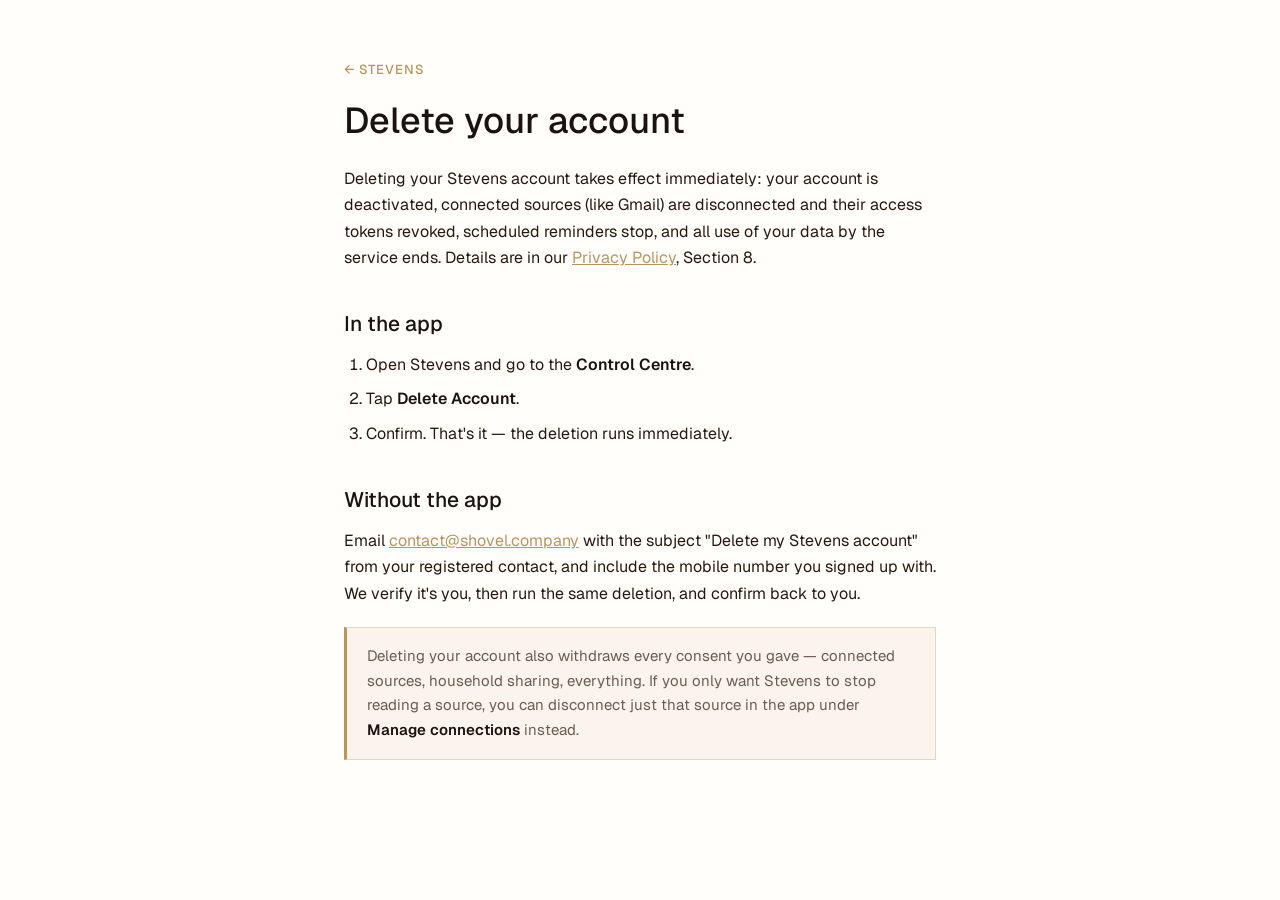
<file: stevens/delete-account.html>
<!DOCTYPE html>
<html lang="en">
<head>
  <meta charset="UTF-8">
  <meta name="viewport" content="width=device-width, initial-scale=1.0">
  <title>Delete your account — Stevens</title>
  <meta name="description" content="How to delete your Stevens account and the data associated with it.">
  <link rel="icon" href="favicon.svg" type="image/svg+xml">
  <link rel="apple-touch-icon" href="apple-touch-icon.png">
  <link rel="preconnect" href="https://fonts.googleapis.com">
  <link rel="preconnect" href="https://fonts.gstatic.com" crossorigin>
  <link href="https://fonts.googleapis.com/css2?family=Geist:wght@400;500;600&display=swap" rel="stylesheet">
  <script src="/stevens/legal-embed.js"></script>
  <style>
    :root {
      --cream: #FFFEFB;
      --wash: #FAF4EC;
      --ink: #1C1310;
      --ink-soft: #2A1810;
      --slate: #6B5B52;
      --brass: #B8945F;
      --rule: #E4D5C0;
    }
    * { margin: 0; padding: 0; box-sizing: border-box; }
    body {
      background: var(--cream);
      color: var(--ink-soft);
      font-family: 'Geist', -apple-system, sans-serif;
      line-height: 1.65;
      font-size: 16px;
    }
    .page { max-width: 640px; margin: 0 auto; padding: 56px 24px 96px; }
    .crumb {
      font-size: 13px;
      letter-spacing: 0.08em;
      text-transform: uppercase;
      color: var(--brass);
      text-decoration: none;
      font-weight: 500;
    }
    .crumb:hover { color: var(--ink-soft); }
    h1 {
      font-family: 'Geist', -apple-system, sans-serif;
      font-weight: 500;
      font-size: 36px;
      line-height: 1.15;
      margin: 18px 0 24px;
      color: var(--ink);
    }
    h2 {
      font-family: 'Geist', -apple-system, sans-serif;
      font-weight: 500;
      font-size: 21px;
      margin: 36px 0 10px;
      color: var(--ink);
    }
    p { margin-bottom: 14px; }
    strong { font-weight: 600; color: var(--ink); }
    ol { margin: 0 0 14px 22px; }
    li { margin-bottom: 8px; }
    a { color: var(--brass); }
    .panel {
      background: var(--wash);
      border: 1px solid var(--rule);
      border-left: 3px solid var(--brass);
      padding: 16px 20px;
      margin: 20px 0;
      font-size: 15px;
      color: var(--slate);
    }
    @media (max-width: 560px) {
      body { font-size: 15px; line-height: 1.6; }
      h1 { font-size: 26px; }
      h2 { font-size: 18px; }
    }
    /* Embed-mode styles live in legal-embed.js, applied only inside the app. */
  </style>
</head>
<body>
  <main class="page">
    <a class="crumb" href="/stevens">← Stevens</a>
    <h1>Delete your account</h1>

    <p>Deleting your Stevens account takes effect immediately: your account is deactivated, connected sources (like Gmail) are disconnected and their access tokens revoked, scheduled reminders stop, and all use of your data by the service ends. Details are in our <a href="/stevens/privacy">Privacy Policy</a>, Section 8.</p>

    <h2>In the app</h2>
    <ol>
      <li>Open Stevens and go to the <strong>Control Centre</strong>.</li>
      <li>Tap <strong>Delete Account</strong>.</li>
      <li>Confirm. That's it — the deletion runs immediately.</li>
    </ol>

    <h2>Without the app</h2>
    <p>Email <a href="mailto:contact@shovel.company?subject=Delete%20my%20Stevens%20account">contact@shovel.company</a> with the subject "Delete my Stevens account" from your registered contact, and include the mobile number you signed up with. We verify it's you, then run the same deletion, and confirm back to you.</p>

    <div class="panel">
      Deleting your account also withdraws every consent you gave — connected sources, household sharing, everything. If you only want Stevens to stop reading a source, you can disconnect just that source in the app under <strong>Manage connections</strong> instead.
    </div>
  </main>
</body>
</html>
</file>
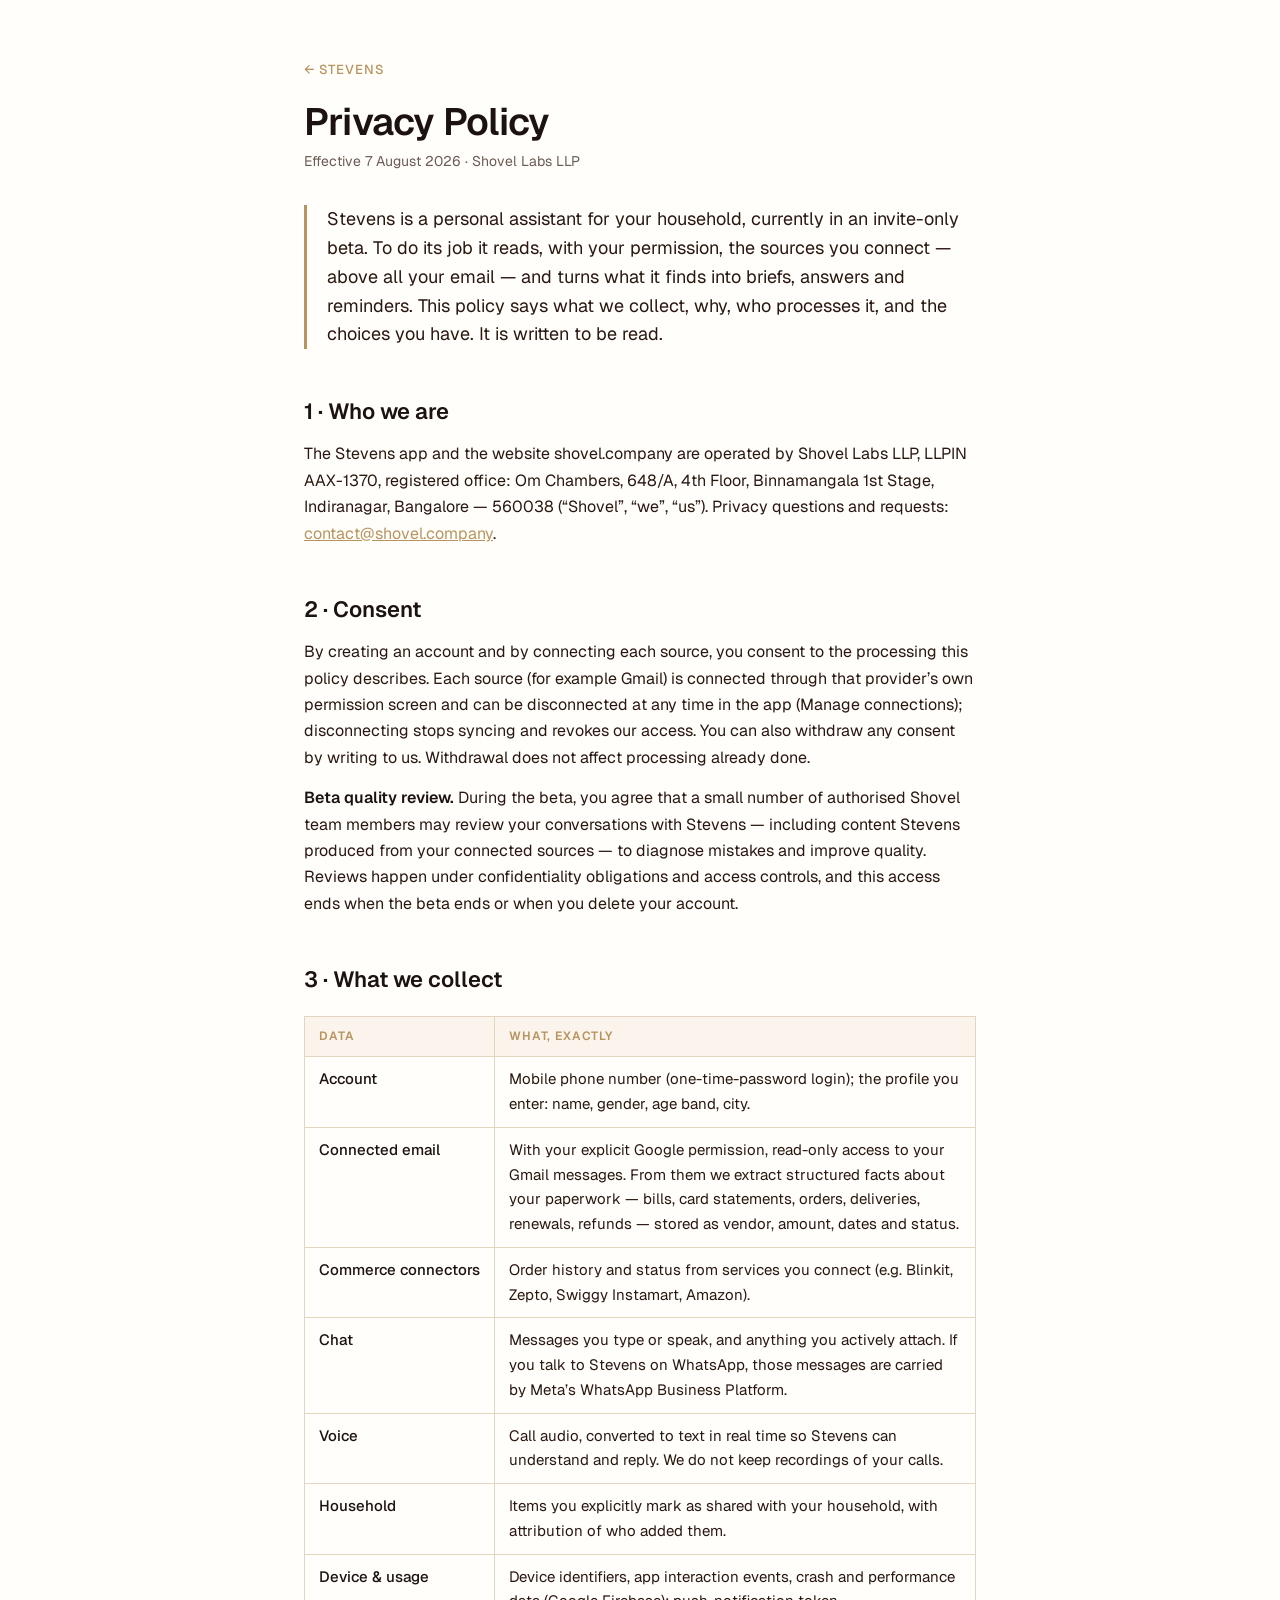
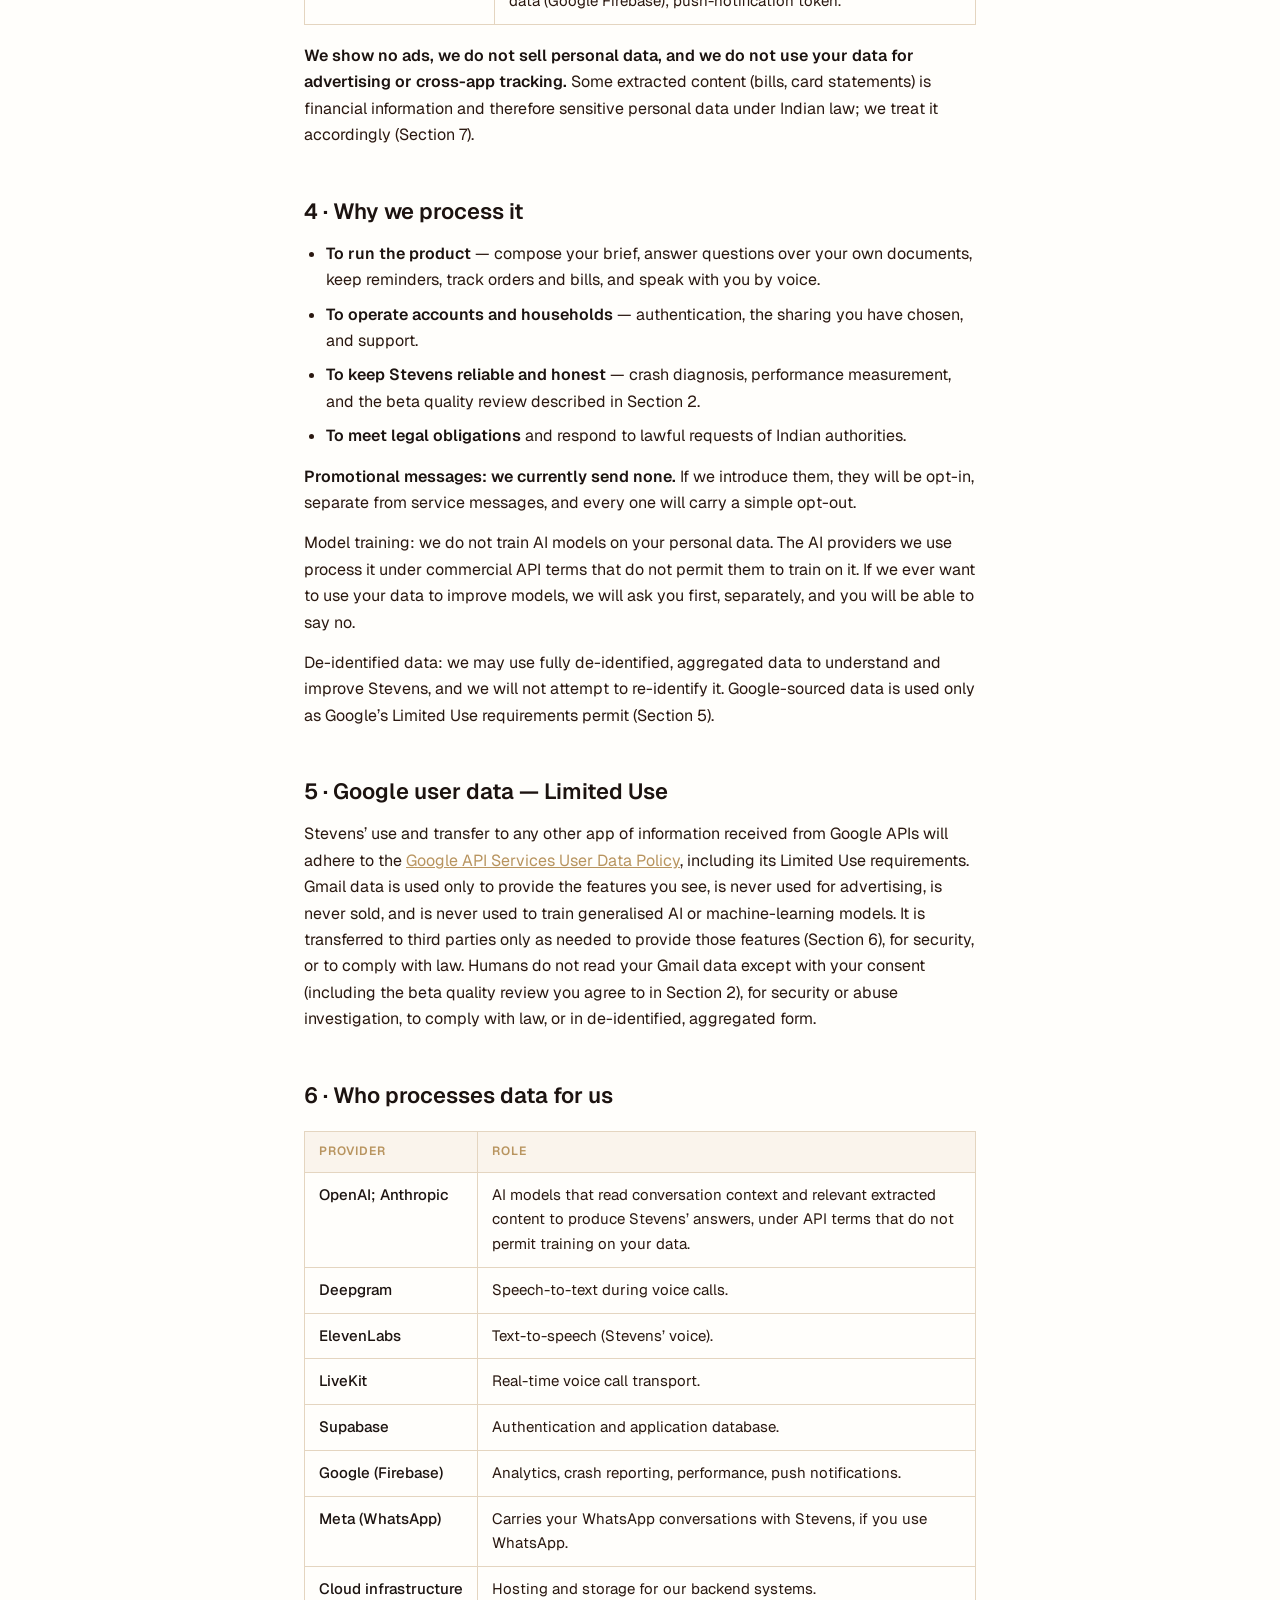
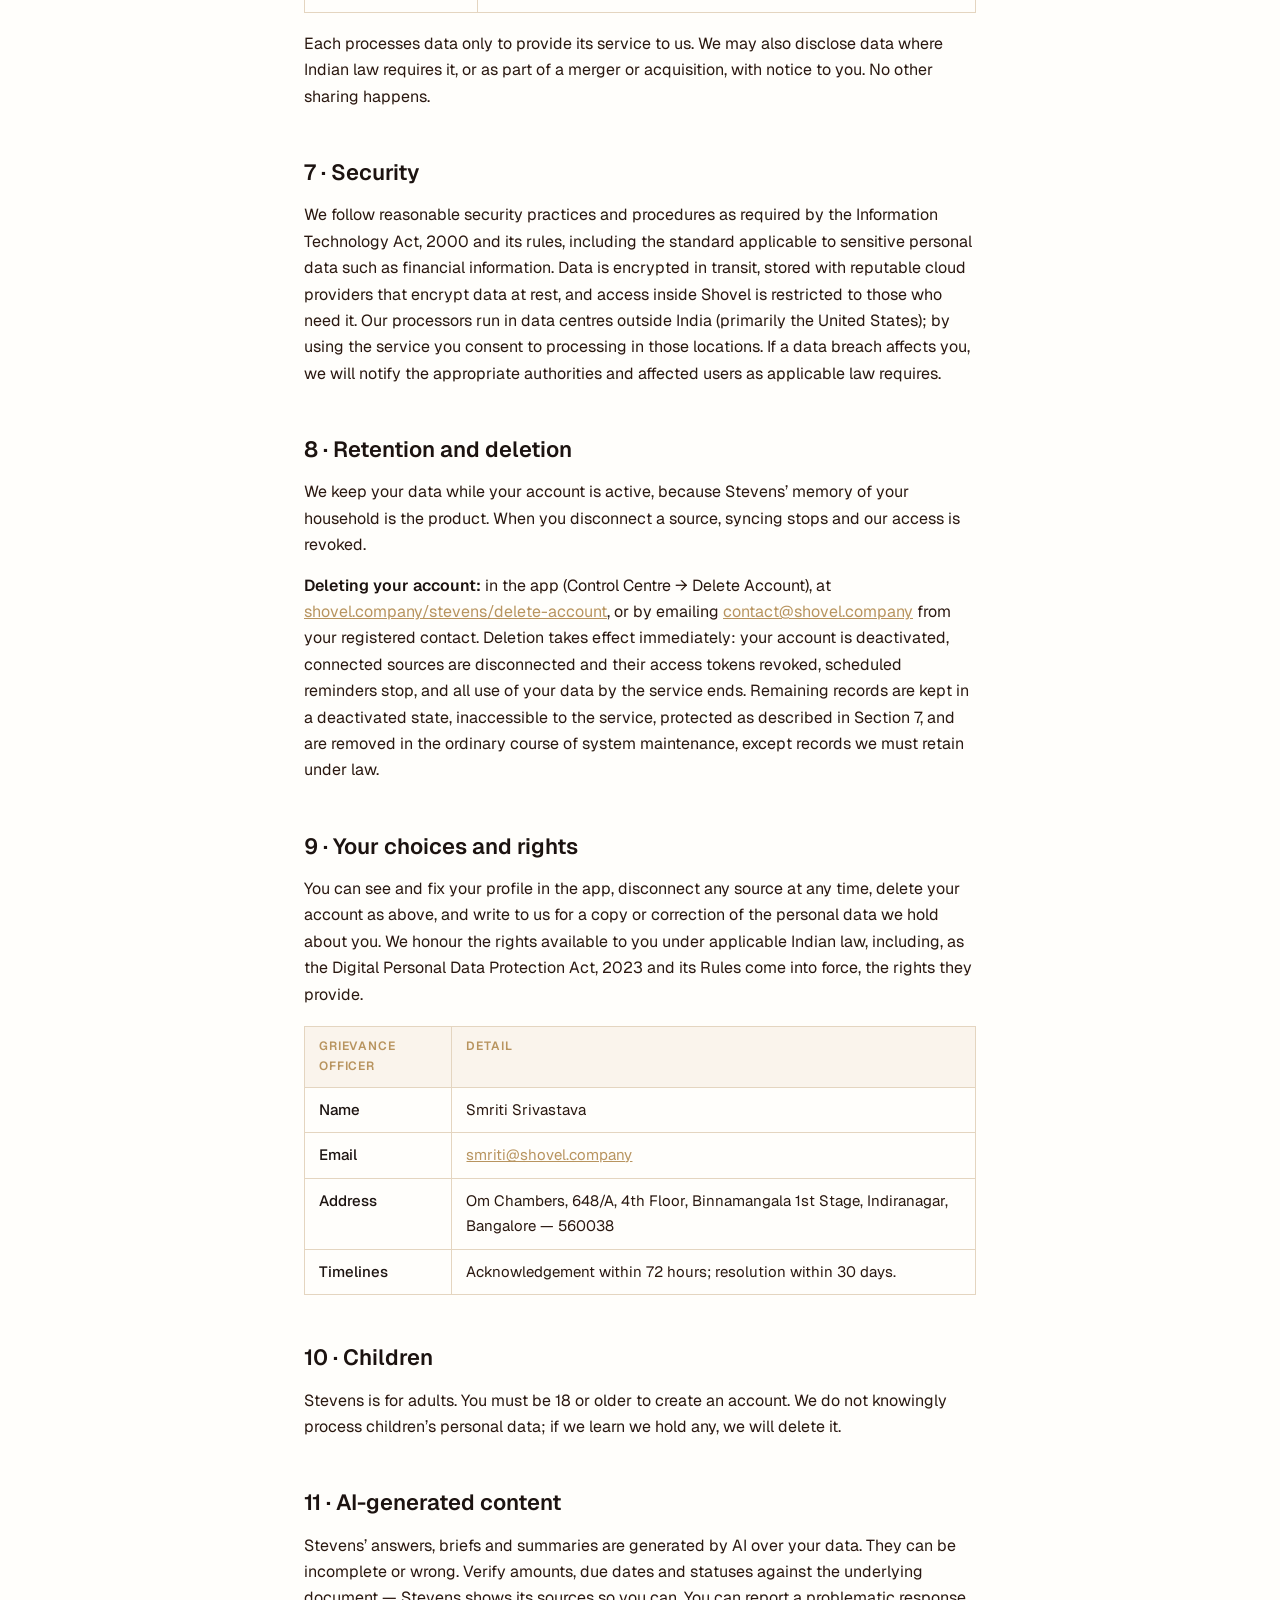
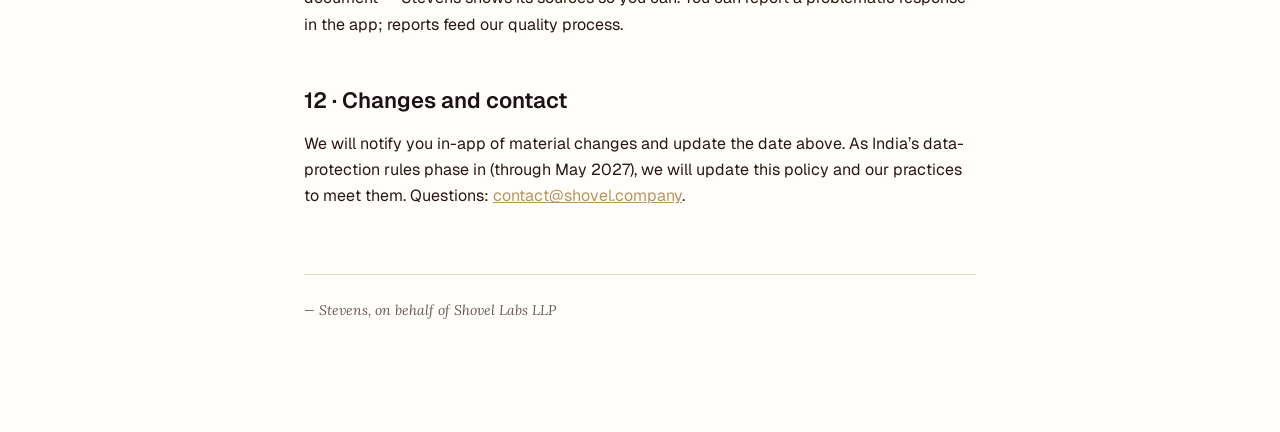
<file: stevens/privacy.html>
<!DOCTYPE html>
<html lang="en">
<head>
  <meta charset="UTF-8">
  <meta name="viewport" content="width=device-width, initial-scale=1.0">
  <title>Privacy Policy — Stevens</title>
  <meta name="description" content="Stevens privacy policy — what we collect, why, who processes it, and the choices you have.">
  <link rel="icon" href="favicon.svg" type="image/svg+xml">
  <link rel="apple-touch-icon" href="apple-touch-icon.png">
  <link rel="preconnect" href="https://fonts.googleapis.com">
  <link rel="preconnect" href="https://fonts.gstatic.com" crossorigin>
  <link href="https://fonts.googleapis.com/css2?family=Geist:wght@400;500;600&family=Lora:ital,wght@1,400&display=swap" rel="stylesheet">
  <script src="/stevens/legal-embed.js"></script>
  <style>
    :root {
      --cream: #FFFEFB;
      --wash: #FAF4EC;
      --panel: #F5E8D8;
      --ink: #1C1310;
      --ink-soft: #2A1810;
      --slate: #6B5B52;
      --brass: #B8945F;
      --rule: #E4D5C0;
    }
    * { margin: 0; padding: 0; box-sizing: border-box; }
    body {
      background: var(--cream);
      color: var(--ink-soft);
      font-family: 'Geist', -apple-system, sans-serif;
      font-weight: 400;
      line-height: 1.65;
      font-size: 16px;
    }
    .page {
      max-width: 720px;
      margin: 0 auto;
      padding: 56px 24px 96px;
    }
    .crumb {
      font-size: 13px;
      letter-spacing: 0.08em;
      text-transform: uppercase;
      color: var(--brass);
      text-decoration: none;
      font-weight: 500;
    }
    .crumb:hover { color: var(--ink-soft); }
    h1 {
      font-family: 'Geist', -apple-system, sans-serif;
      font-weight: 600;
      font-size: 38px;
      line-height: 1.15;
      letter-spacing: -0.02em;
      margin: 18px 0 6px;
      color: var(--ink);
    }
    .meta { color: var(--slate); font-size: 14px; margin-bottom: 32px; }
    .lede {
      font-size: 18px;
      line-height: 1.6;
      color: var(--ink-soft);
      border-left: 3px solid var(--brass);
      padding-left: 20px;
      margin-bottom: 44px;
    }
    h2 {
      font-family: 'Geist', -apple-system, sans-serif;
      font-weight: 600;
      font-size: 22px;
      margin: 44px 0 12px;
      color: var(--ink);
    }
    p { margin-bottom: 14px; }
    strong { font-weight: 600; color: var(--ink); }
    ul { margin: 0 0 14px 22px; }
    li { margin-bottom: 8px; }
    a { color: var(--brass); }
    table {
      width: 100%;
      border-collapse: collapse;
      margin: 18px 0;
      font-size: 15px;
    }
    th {
      text-align: left;
      font-size: 12px;
      letter-spacing: 0.07em;
      text-transform: uppercase;
      color: var(--brass);
      font-weight: 600;
      background: var(--wash);
    }
    th, td {
      border: 1px solid var(--rule);
      padding: 10px 14px;
      vertical-align: top;
    }
    td:first-child { font-weight: 500; color: var(--ink); white-space: nowrap; }
    @media (max-width: 560px) {
      td:first-child { white-space: normal; }
      body { font-size: 15px; line-height: 1.6; }
      h1 { font-size: 26px; }
      h2 { font-size: 18px; margin: 34px 0 10px; }
      .lede { font-size: 15px; margin-bottom: 32px; }
      table { font-size: 13px; }
      th, td { padding: 8px 10px; }
    }
    /* Embed-mode styles live in legal-embed.js, applied only inside the app. */
    .footer {
      margin-top: 64px;
      padding-top: 24px;
      border-top: 1px solid var(--rule);
      color: var(--slate);
      font-size: 14px;
    }
    .sig { font-family: 'Lora', Georgia, serif; font-style: italic; color: var(--slate); }
  </style>
</head>
<body>
  <main class="page">
    <a class="crumb" href="/stevens">← Stevens</a>
    <h1>Privacy Policy</h1>
    <p class="meta">Effective 7 August 2026 · Shovel Labs LLP</p>

    <p class="lede">Stevens is a personal assistant for your household, currently in an invite-only beta. To do its job it reads, with your permission, the sources you connect — above all your email — and turns what it finds into briefs, answers and reminders. This policy says what we collect, why, who processes it, and the choices you have. It is written to be read.</p>

    <h2>1 · Who we are</h2>
    <p>The Stevens app and the website shovel.company are operated by Shovel Labs LLP, LLPIN AAX-1370, registered office: Om Chambers, 648/A, 4th Floor, Binnamangala 1st Stage, Indiranagar, Bangalore — 560038 (“Shovel”, “we”, “us”). Privacy questions and requests: <a href="mailto:contact@shovel.company">contact@shovel.company</a>.</p>

    <h2>2 · Consent</h2>
    <p>By creating an account and by connecting each source, you consent to the processing this policy describes. Each source (for example Gmail) is connected through that provider’s own permission screen and can be disconnected at any time in the app (Manage connections); disconnecting stops syncing and revokes our access. You can also withdraw any consent by writing to us. Withdrawal does not affect processing already done.</p>
    <p><strong>Beta quality review.</strong> During the beta, you agree that a small number of authorised Shovel team members may review your conversations with Stevens — including content Stevens produced from your connected sources — to diagnose mistakes and improve quality. Reviews happen under confidentiality obligations and access controls, and this access ends when the beta ends or when you delete your account.</p>

    <h2>3 · What we collect</h2>
    <table>
      <tr><th>Data</th><th>What, exactly</th></tr>
      <tr><td>Account</td><td>Mobile phone number (one-time-password login); the profile you enter: name, gender, age band, city.</td></tr>
      <tr><td>Connected email</td><td>With your explicit Google permission, read-only access to your Gmail messages. From them we extract structured facts about your paperwork — bills, card statements, orders, deliveries, renewals, refunds — stored as vendor, amount, dates and status.</td></tr>
      <tr><td>Commerce connectors</td><td>Order history and status from services you connect (e.g. Blinkit, Zepto, Swiggy Instamart, Amazon).</td></tr>
      <tr><td>Chat</td><td>Messages you type or speak, and anything you actively attach. If you talk to Stevens on WhatsApp, those messages are carried by Meta’s WhatsApp Business Platform.</td></tr>
      <tr><td>Voice</td><td>Call audio, converted to text in real time so Stevens can understand and reply. We do not keep recordings of your calls.</td></tr>
      <tr><td>Household</td><td>Items you explicitly mark as shared with your household, with attribution of who added them.</td></tr>
      <tr><td>Device &amp; usage</td><td>Device identifiers, app interaction events, crash and performance data (Google Firebase); push-notification token.</td></tr>
    </table>
    <p><strong>We show no ads, we do not sell personal data, and we do not use your data for advertising or cross-app tracking.</strong> Some extracted content (bills, card statements) is financial information and therefore sensitive personal data under Indian law; we treat it accordingly (Section 7).</p>

    <h2>4 · Why we process it</h2>
    <ul>
      <li><strong>To run the product</strong> — compose your brief, answer questions over your own documents, keep reminders, track orders and bills, and speak with you by voice.</li>
      <li><strong>To operate accounts and households</strong> — authentication, the sharing you have chosen, and support.</li>
      <li><strong>To keep Stevens reliable and honest</strong> — crash diagnosis, performance measurement, and the beta quality review described in Section 2.</li>
      <li><strong>To meet legal obligations</strong> and respond to lawful requests of Indian authorities.</li>
    </ul>
    <p><strong>Promotional messages: we currently send none.</strong> If we introduce them, they will be opt-in, separate from service messages, and every one will carry a simple opt-out.</p>
    <p>Model training: we do not train AI models on your personal data. The AI providers we use process it under commercial API terms that do not permit them to train on it. If we ever want to use your data to improve models, we will ask you first, separately, and you will be able to say no.</p>
    <p>De-identified data: we may use fully de-identified, aggregated data to understand and improve Stevens, and we will not attempt to re-identify it. Google-sourced data is used only as Google’s Limited Use requirements permit (Section 5).</p>

    <h2>5 · Google user data — Limited Use</h2>
    <p>Stevens’ use and transfer to any other app of information received from Google APIs will adhere to the <a href="https://developers.google.com/terms/api-services-user-data-policy" rel="noopener">Google API Services User Data Policy</a>, including its Limited Use requirements. Gmail data is used only to provide the features you see, is never used for advertising, is never sold, and is never used to train generalised AI or machine-learning models. It is transferred to third parties only as needed to provide those features (Section 6), for security, or to comply with law. Humans do not read your Gmail data except with your consent (including the beta quality review you agree to in Section 2), for security or abuse investigation, to comply with law, or in de-identified, aggregated form.</p>

    <h2>6 · Who processes data for us</h2>
    <table>
      <tr><th>Provider</th><th>Role</th></tr>
      <tr><td>OpenAI; Anthropic</td><td>AI models that read conversation context and relevant extracted content to produce Stevens’ answers, under API terms that do not permit training on your data.</td></tr>
      <tr><td>Deepgram</td><td>Speech-to-text during voice calls.</td></tr>
      <tr><td>ElevenLabs</td><td>Text-to-speech (Stevens’ voice).</td></tr>
      <tr><td>LiveKit</td><td>Real-time voice call transport.</td></tr>
      <tr><td>Supabase</td><td>Authentication and application database.</td></tr>
      <tr><td>Google (Firebase)</td><td>Analytics, crash reporting, performance, push notifications.</td></tr>
      <tr><td>Meta (WhatsApp)</td><td>Carries your WhatsApp conversations with Stevens, if you use WhatsApp.</td></tr>
      <tr><td>Cloud infrastructure</td><td>Hosting and storage for our backend systems.</td></tr>
    </table>
    <p>Each processes data only to provide its service to us. We may also disclose data where Indian law requires it, or as part of a merger or acquisition, with notice to you. No other sharing happens.</p>

    <h2>7 · Security</h2>
    <p>We follow reasonable security practices and procedures as required by the Information Technology Act, 2000 and its rules, including the standard applicable to sensitive personal data such as financial information. Data is encrypted in transit, stored with reputable cloud providers that encrypt data at rest, and access inside Shovel is restricted to those who need it. Our processors run in data centres outside India (primarily the United States); by using the service you consent to processing in those locations. If a data breach affects you, we will notify the appropriate authorities and affected users as applicable law requires.</p>

    <h2>8 · Retention and deletion</h2>
    <p>We keep your data while your account is active, because Stevens’ memory of your household is the product. When you disconnect a source, syncing stops and our access is revoked.</p>
    <p><strong>Deleting your account:</strong> in the app (Control Centre → Delete Account), at <a href="/stevens/delete-account">shovel.company/stevens/delete-account</a>, or by emailing <a href="mailto:contact@shovel.company">contact@shovel.company</a> from your registered contact. Deletion takes effect immediately: your account is deactivated, connected sources are disconnected and their access tokens revoked, scheduled reminders stop, and all use of your data by the service ends. Remaining records are kept in a deactivated state, inaccessible to the service, protected as described in Section 7, and are removed in the ordinary course of system maintenance, except records we must retain under law.</p>

    <h2>9 · Your choices and rights</h2>
    <p>You can see and fix your profile in the app, disconnect any source at any time, delete your account as above, and write to us for a copy or correction of the personal data we hold about you. We honour the rights available to you under applicable Indian law, including, as the Digital Personal Data Protection Act, 2023 and its Rules come into force, the rights they provide.</p>
    <table>
      <tr><th>Grievance Officer</th><th>Detail</th></tr>
      <tr><td>Name</td><td>Smriti Srivastava</td></tr>
      <tr><td>Email</td><td><a href="mailto:smriti@shovel.company">smriti@shovel.company</a></td></tr>
      <tr><td>Address</td><td>Om Chambers, 648/A, 4th Floor, Binnamangala 1st Stage, Indiranagar, Bangalore — 560038</td></tr>
      <tr><td>Timelines</td><td>Acknowledgement within 72 hours; resolution within 30 days.</td></tr>
    </table>

    <h2>10 · Children</h2>
    <p>Stevens is for adults. You must be 18 or older to create an account. We do not knowingly process children’s personal data; if we learn we hold any, we will delete it.</p>

    <h2>11 · AI-generated content</h2>
    <p>Stevens’ answers, briefs and summaries are generated by AI over your data. They can be incomplete or wrong. Verify amounts, due dates and statuses against the underlying document — Stevens shows its sources so you can. You can report a problematic response in the app; reports feed our quality process.</p>

    <h2>12 · Changes and contact</h2>
    <p>We will notify you in-app of material changes and update the date above. As India’s data-protection rules phase in (through May 2027), we will update this policy and our practices to meet them. Questions: <a href="mailto:contact@shovel.company">contact@shovel.company</a>.</p>

    <div class="footer">
      <p class="sig">— Stevens, on behalf of Shovel Labs LLP</p>
    </div>
  </main>
</body>
</html>
</file>
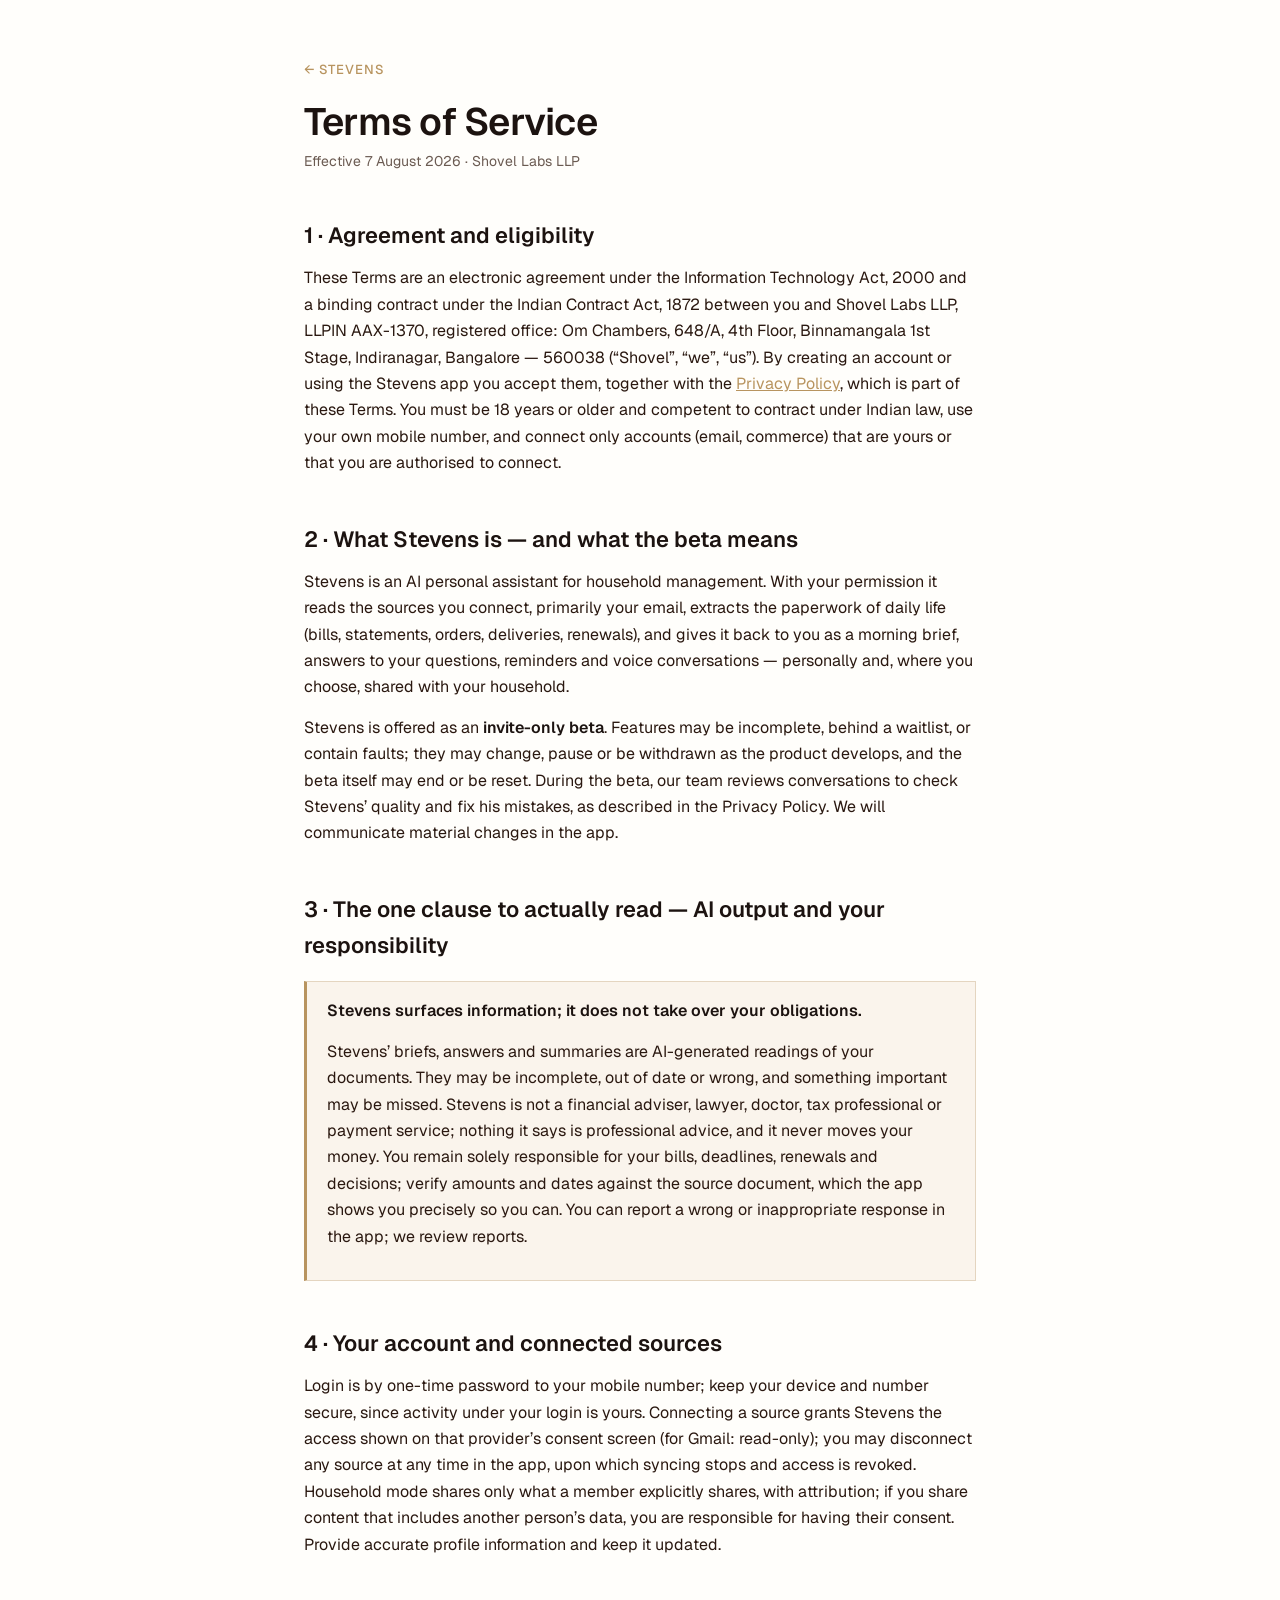
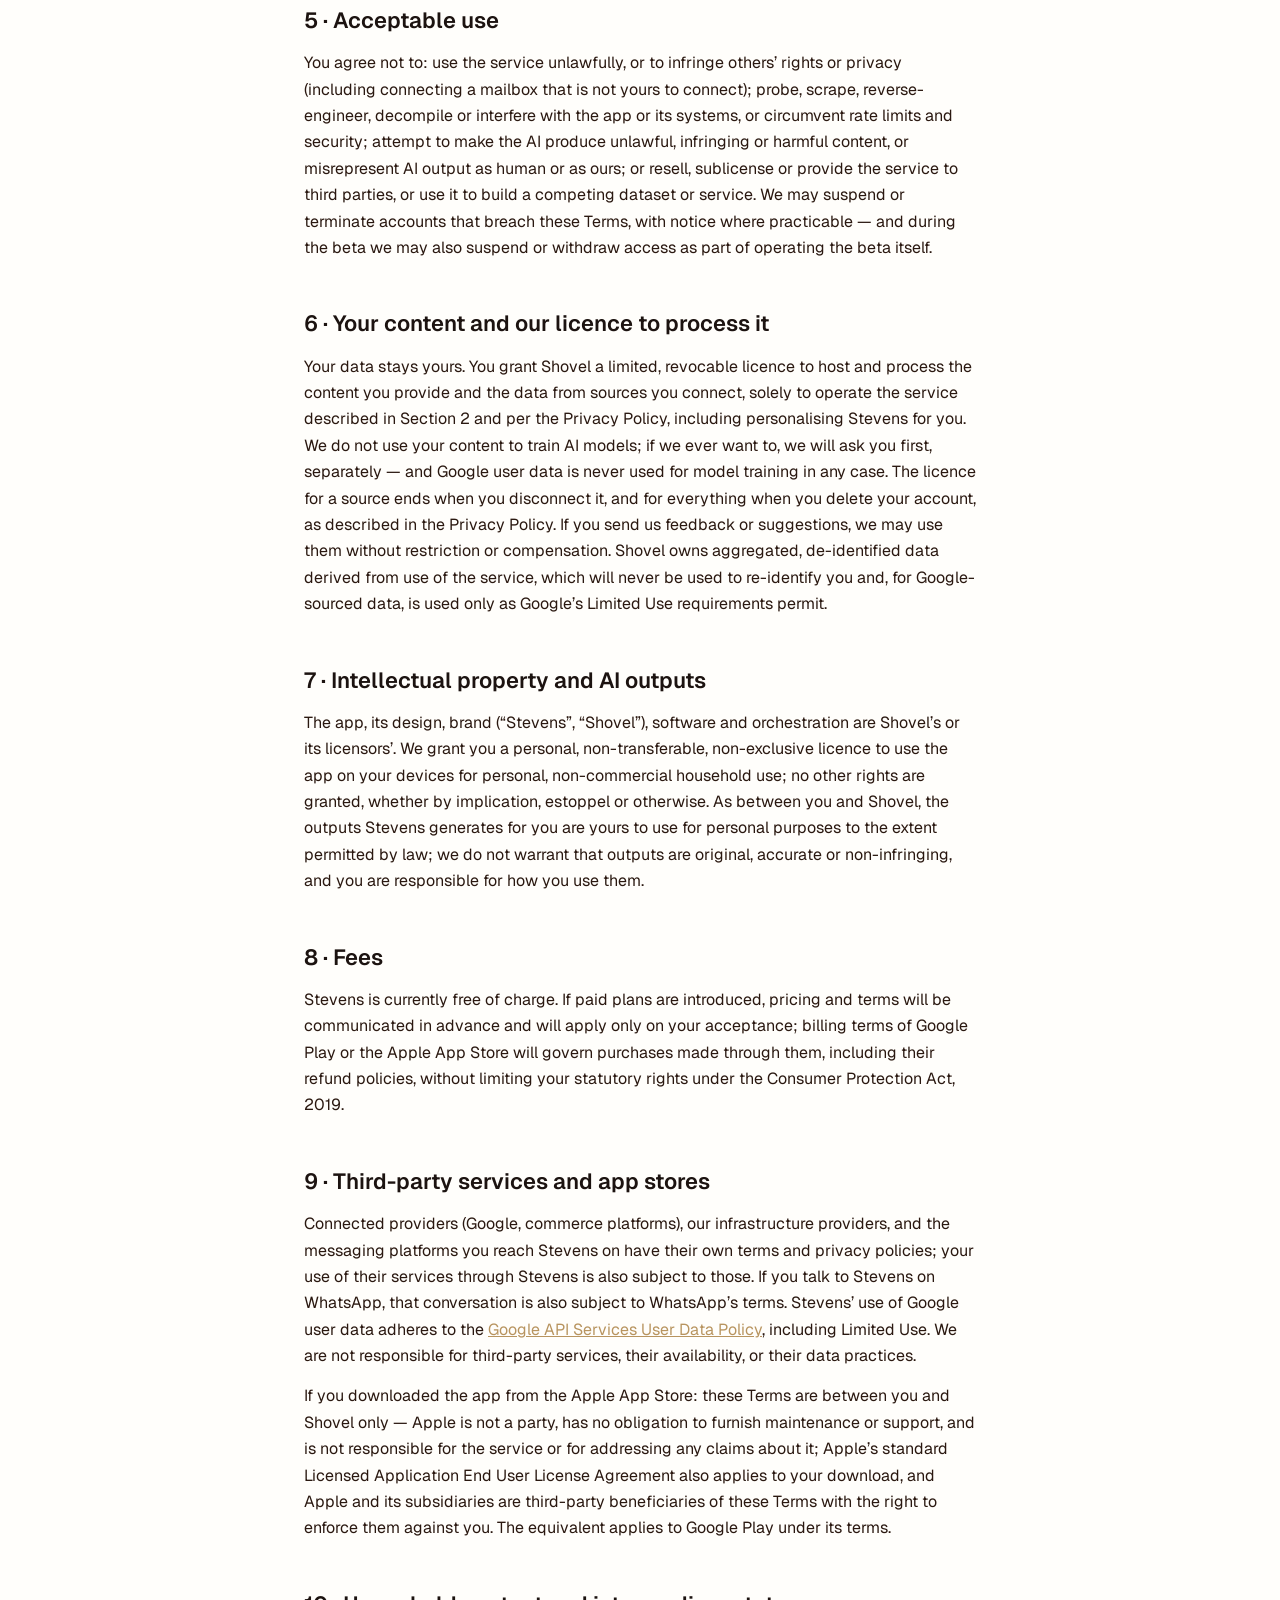
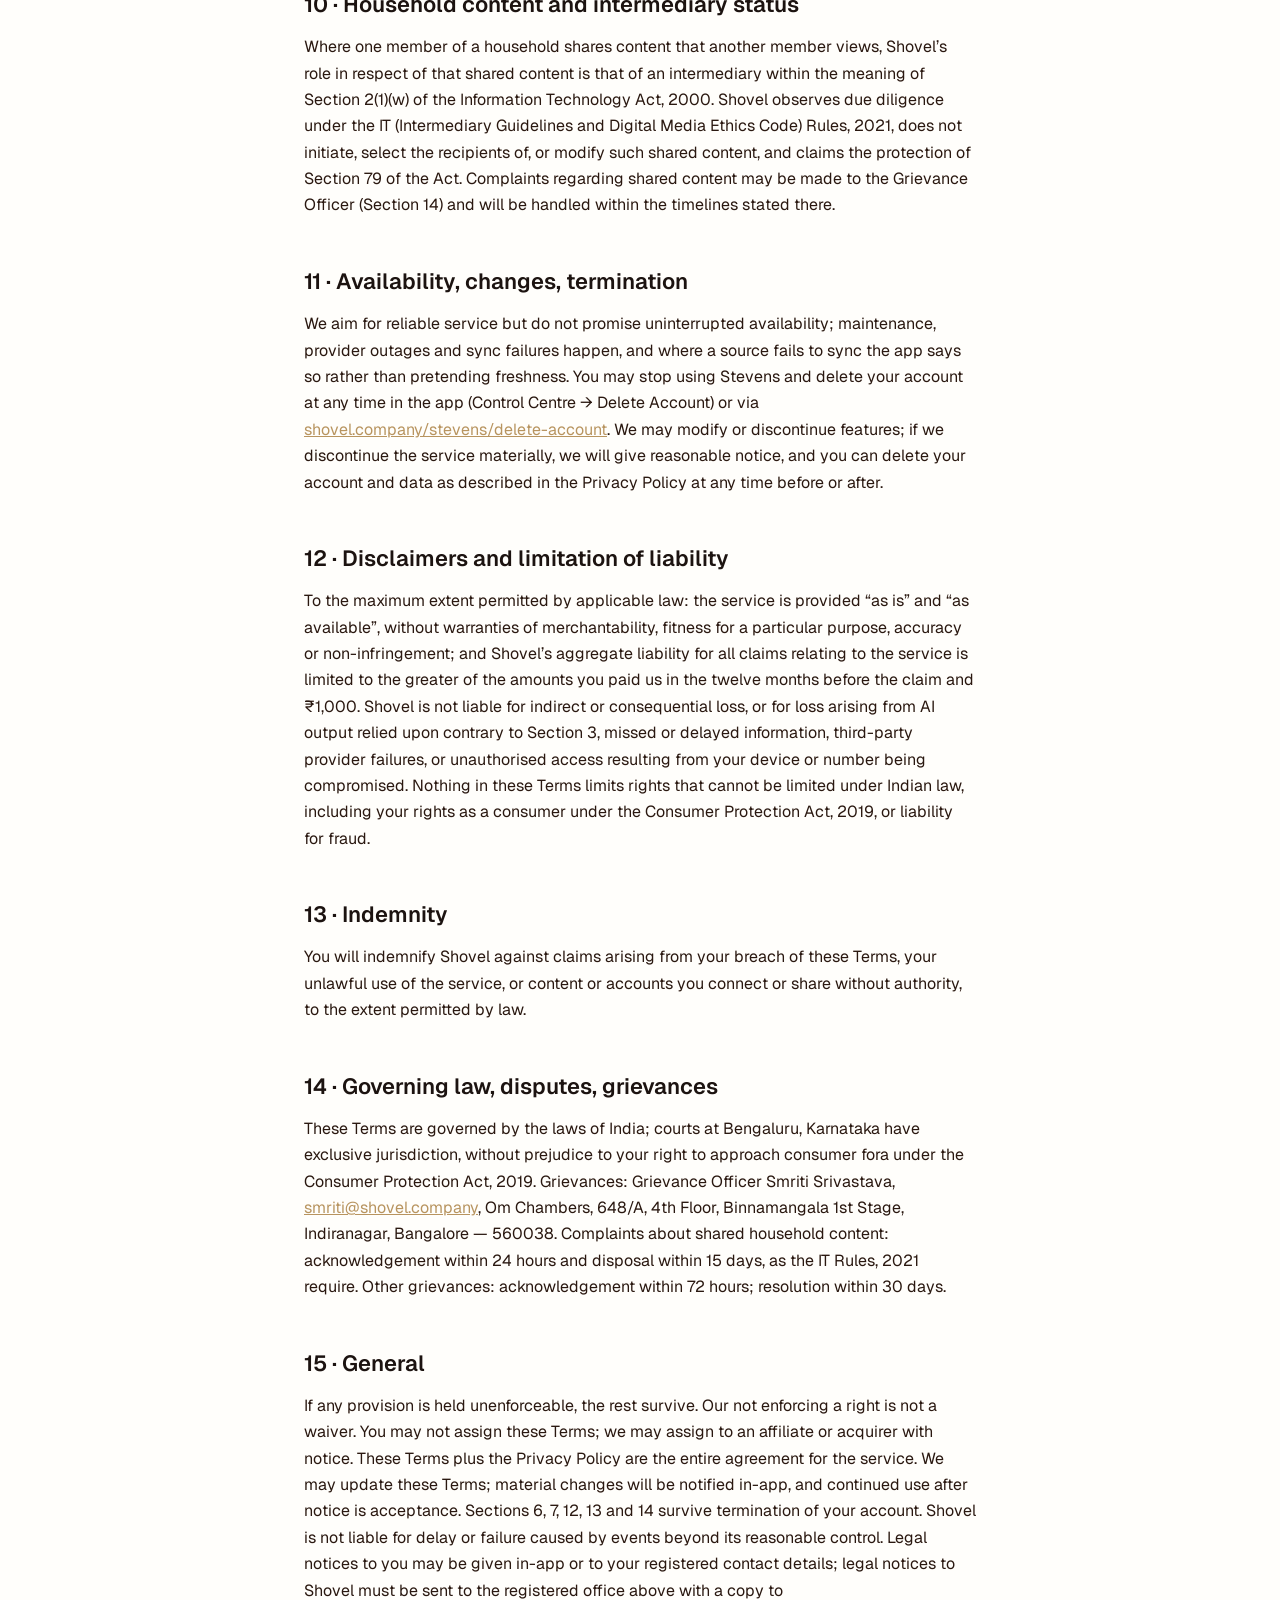
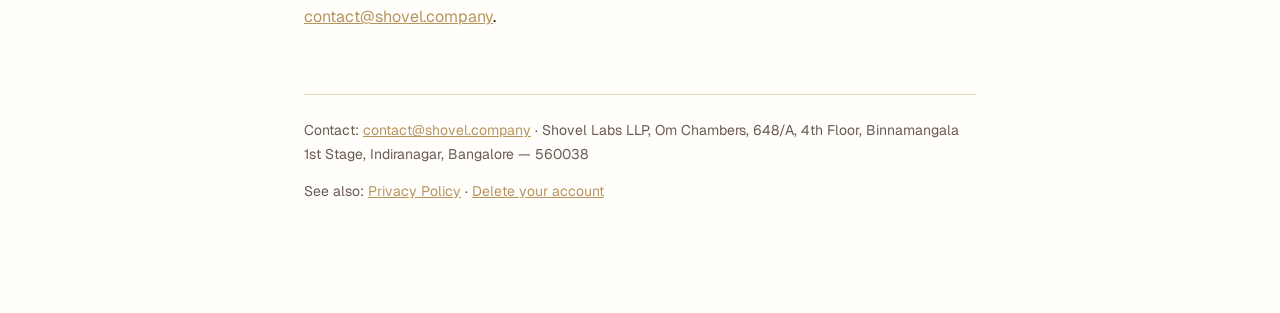
<file: stevens/terms.html>
<!DOCTYPE html>
<html lang="en">
<head>
  <meta charset="UTF-8">
  <meta name="viewport" content="width=device-width, initial-scale=1.0">
  <title>Terms of Service — Stevens</title>
  <meta name="description" content="Stevens terms of service — the agreement between you and Shovel Labs for the Stevens beta.">
  <link rel="icon" href="favicon.svg" type="image/svg+xml">
  <link rel="apple-touch-icon" href="apple-touch-icon.png">
  <link rel="preconnect" href="https://fonts.googleapis.com">
  <link rel="preconnect" href="https://fonts.gstatic.com" crossorigin>
  <link href="https://fonts.googleapis.com/css2?family=Geist:wght@400;500;600&display=swap" rel="stylesheet">
  <script src="/stevens/legal-embed.js"></script>
  <style>
    :root {
      --cream: #FFFEFB;
      --wash: #FAF4EC;
      --ink: #1C1310;
      --ink-soft: #2A1810;
      --slate: #6B5B52;
      --brass: #B8945F;
      --rule: #E4D5C0;
    }
    * { margin: 0; padding: 0; box-sizing: border-box; }
    body {
      background: var(--cream);
      color: var(--ink-soft);
      font-family: 'Geist', -apple-system, sans-serif;
      line-height: 1.65;
      font-size: 16px;
    }
    .page { max-width: 720px; margin: 0 auto; padding: 56px 24px 96px; }
    .crumb {
      font-size: 13px;
      letter-spacing: 0.08em;
      text-transform: uppercase;
      color: var(--brass);
      text-decoration: none;
      font-weight: 500;
    }
    .crumb:hover { color: var(--ink-soft); }
    h1 {
      font-family: 'Geist', -apple-system, sans-serif;
      font-weight: 600;
      font-size: 38px;
      line-height: 1.15;
      letter-spacing: -0.02em;
      margin: 18px 0 6px;
      color: var(--ink);
    }
    .meta { color: var(--slate); font-size: 14px; margin-bottom: 36px; }
    h2 {
      font-family: 'Geist', -apple-system, sans-serif;
      font-weight: 600;
      font-size: 22px;
      margin: 44px 0 12px;
      color: var(--ink);
    }
    p { margin-bottom: 14px; }
    strong { font-weight: 600; color: var(--ink); }
    a { color: var(--brass); }
    .callout {
      background: var(--wash);
      border: 1px solid var(--rule);
      border-left: 3px solid var(--brass);
      padding: 16px 20px;
      margin: 18px 0;
    }
    .footer {
      margin-top: 64px;
      padding-top: 24px;
      border-top: 1px solid var(--rule);
      color: var(--slate);
      font-size: 14px;
    }
    @media (max-width: 560px) {
      body { font-size: 15px; line-height: 1.6; }
      h1 { font-size: 26px; }
      h2 { font-size: 18px; margin: 34px 0 10px; }
      .callout { padding: 14px 16px; }
    }
    /* Embed-mode styles live in legal-embed.js, applied only inside the app. */
  </style>
</head>
<body>
  <main class="page">
    <a class="crumb" href="/stevens">← Stevens</a>
    <h1>Terms of Service</h1>
    <p class="meta">Effective 7 August 2026 · Shovel Labs LLP</p>

    <h2>1 · Agreement and eligibility</h2>
    <p>These Terms are an electronic agreement under the Information Technology Act, 2000 and a binding contract under the Indian Contract Act, 1872 between you and Shovel Labs LLP, LLPIN AAX-1370, registered office: Om Chambers, 648/A, 4th Floor, Binnamangala 1st Stage, Indiranagar, Bangalore — 560038 (“Shovel”, “we”, “us”). By creating an account or using the Stevens app you accept them, together with the <a href="/stevens/privacy">Privacy Policy</a>, which is part of these Terms. You must be 18 years or older and competent to contract under Indian law, use your own mobile number, and connect only accounts (email, commerce) that are yours or that you are authorised to connect.</p>

    <h2>2 · What Stevens is — and what the beta means</h2>
    <p>Stevens is an AI personal assistant for household management. With your permission it reads the sources you connect, primarily your email, extracts the paperwork of daily life (bills, statements, orders, deliveries, renewals), and gives it back to you as a morning brief, answers to your questions, reminders and voice conversations — personally and, where you choose, shared with your household.</p>
    <p>Stevens is offered as an <strong>invite-only beta</strong>. Features may be incomplete, behind a waitlist, or contain faults; they may change, pause or be withdrawn as the product develops, and the beta itself may end or be reset. During the beta, our team reviews conversations to check Stevens’ quality and fix his mistakes, as described in the Privacy Policy. We will communicate material changes in the app.</p>

    <h2>3 · The one clause to actually read — AI output and your responsibility</h2>
    <div class="callout">
      <p><strong>Stevens surfaces information; it does not take over your obligations.</strong></p>
      <p>Stevens’ briefs, answers and summaries are AI-generated readings of your documents. They may be incomplete, out of date or wrong, and something important may be missed. Stevens is not a financial adviser, lawyer, doctor, tax professional or payment service; nothing it says is professional advice, and it never moves your money. You remain solely responsible for your bills, deadlines, renewals and decisions; verify amounts and dates against the source document, which the app shows you precisely so you can. You can report a wrong or inappropriate response in the app; we review reports.</p>
    </div>

    <h2>4 · Your account and connected sources</h2>
    <p>Login is by one-time password to your mobile number; keep your device and number secure, since activity under your login is yours. Connecting a source grants Stevens the access shown on that provider’s consent screen (for Gmail: read-only); you may disconnect any source at any time in the app, upon which syncing stops and access is revoked. Household mode shares only what a member explicitly shares, with attribution; if you share content that includes another person’s data, you are responsible for having their consent. Provide accurate profile information and keep it updated.</p>

    <h2>5 · Acceptable use</h2>
    <p>You agree not to: use the service unlawfully, or to infringe others’ rights or privacy (including connecting a mailbox that is not yours to connect); probe, scrape, reverse-engineer, decompile or interfere with the app or its systems, or circumvent rate limits and security; attempt to make the AI produce unlawful, infringing or harmful content, or misrepresent AI output as human or as ours; or resell, sublicense or provide the service to third parties, or use it to build a competing dataset or service. We may suspend or terminate accounts that breach these Terms, with notice where practicable — and during the beta we may also suspend or withdraw access as part of operating the beta itself.</p>

    <h2>6 · Your content and our licence to process it</h2>
    <p>Your data stays yours. You grant Shovel a limited, revocable licence to host and process the content you provide and the data from sources you connect, solely to operate the service described in Section 2 and per the Privacy Policy, including personalising Stevens for you. We do not use your content to train AI models; if we ever want to, we will ask you first, separately — and Google user data is never used for model training in any case. The licence for a source ends when you disconnect it, and for everything when you delete your account, as described in the Privacy Policy. If you send us feedback or suggestions, we may use them without restriction or compensation. Shovel owns aggregated, de-identified data derived from use of the service, which will never be used to re-identify you and, for Google-sourced data, is used only as Google’s Limited Use requirements permit.</p>

    <h2>7 · Intellectual property and AI outputs</h2>
    <p>The app, its design, brand (“Stevens”, “Shovel”), software and orchestration are Shovel’s or its licensors’. We grant you a personal, non-transferable, non-exclusive licence to use the app on your devices for personal, non-commercial household use; no other rights are granted, whether by implication, estoppel or otherwise. As between you and Shovel, the outputs Stevens generates for you are yours to use for personal purposes to the extent permitted by law; we do not warrant that outputs are original, accurate or non-infringing, and you are responsible for how you use them.</p>

    <h2>8 · Fees</h2>
    <p>Stevens is currently free of charge. If paid plans are introduced, pricing and terms will be communicated in advance and will apply only on your acceptance; billing terms of Google Play or the Apple App Store will govern purchases made through them, including their refund policies, without limiting your statutory rights under the Consumer Protection Act, 2019.</p>

    <h2>9 · Third-party services and app stores</h2>
    <p>Connected providers (Google, commerce platforms), our infrastructure providers, and the messaging platforms you reach Stevens on have their own terms and privacy policies; your use of their services through Stevens is also subject to those. If you talk to Stevens on WhatsApp, that conversation is also subject to WhatsApp’s terms. Stevens’ use of Google user data adheres to the <a href="https://developers.google.com/terms/api-services-user-data-policy" rel="noopener">Google API Services User Data Policy</a>, including Limited Use. We are not responsible for third-party services, their availability, or their data practices.</p>
    <p>If you downloaded the app from the Apple App Store: these Terms are between you and Shovel only — Apple is not a party, has no obligation to furnish maintenance or support, and is not responsible for the service or for addressing any claims about it; Apple’s standard Licensed Application End User License Agreement also applies to your download, and Apple and its subsidiaries are third-party beneficiaries of these Terms with the right to enforce them against you. The equivalent applies to Google Play under its terms.</p>

    <h2>10 · Household content and intermediary status</h2>
    <p>Where one member of a household shares content that another member views, Shovel’s role in respect of that shared content is that of an intermediary within the meaning of Section 2(1)(w) of the Information Technology Act, 2000. Shovel observes due diligence under the IT (Intermediary Guidelines and Digital Media Ethics Code) Rules, 2021, does not initiate, select the recipients of, or modify such shared content, and claims the protection of Section 79 of the Act. Complaints regarding shared content may be made to the Grievance Officer (Section 14) and will be handled within the timelines stated there.</p>

    <h2>11 · Availability, changes, termination</h2>
    <p>We aim for reliable service but do not promise uninterrupted availability; maintenance, provider outages and sync failures happen, and where a source fails to sync the app says so rather than pretending freshness. You may stop using Stevens and delete your account at any time in the app (Control Centre → Delete Account) or via <a href="/stevens/delete-account">shovel.company/stevens/delete-account</a>. We may modify or discontinue features; if we discontinue the service materially, we will give reasonable notice, and you can delete your account and data as described in the Privacy Policy at any time before or after.</p>

    <h2>12 · Disclaimers and limitation of liability</h2>
    <p>To the maximum extent permitted by applicable law: the service is provided “as is” and “as available”, without warranties of merchantability, fitness for a particular purpose, accuracy or non-infringement; and Shovel’s aggregate liability for all claims relating to the service is limited to the greater of the amounts you paid us in the twelve months before the claim and ₹1,000. Shovel is not liable for indirect or consequential loss, or for loss arising from AI output relied upon contrary to Section 3, missed or delayed information, third-party provider failures, or unauthorised access resulting from your device or number being compromised. Nothing in these Terms limits rights that cannot be limited under Indian law, including your rights as a consumer under the Consumer Protection Act, 2019, or liability for fraud.</p>

    <h2>13 · Indemnity</h2>
    <p>You will indemnify Shovel against claims arising from your breach of these Terms, your unlawful use of the service, or content or accounts you connect or share without authority, to the extent permitted by law.</p>

    <h2>14 · Governing law, disputes, grievances</h2>
    <p>These Terms are governed by the laws of India; courts at Bengaluru, Karnataka have exclusive jurisdiction, without prejudice to your right to approach consumer fora under the Consumer Protection Act, 2019. Grievances: Grievance Officer Smriti Srivastava, <a href="mailto:smriti@shovel.company">smriti@shovel.company</a>, Om Chambers, 648/A, 4th Floor, Binnamangala 1st Stage, Indiranagar, Bangalore — 560038. Complaints about shared household content: acknowledgement within 24 hours and disposal within 15 days, as the IT Rules, 2021 require. Other grievances: acknowledgement within 72 hours; resolution within 30 days.</p>

    <h2>15 · General</h2>
    <p>If any provision is held unenforceable, the rest survive. Our not enforcing a right is not a waiver. You may not assign these Terms; we may assign to an affiliate or acquirer with notice. These Terms plus the Privacy Policy are the entire agreement for the service. We may update these Terms; material changes will be notified in-app, and continued use after notice is acceptance. Sections 6, 7, 12, 13 and 14 survive termination of your account. Shovel is not liable for delay or failure caused by events beyond its reasonable control. Legal notices to you may be given in-app or to your registered contact details; legal notices to Shovel must be sent to the registered office above with a copy to <a href="mailto:contact@shovel.company">contact@shovel.company</a>.</p>

    <div class="footer">
      <p>Contact: <a href="mailto:contact@shovel.company">contact@shovel.company</a> · Shovel Labs LLP, Om Chambers, 648/A, 4th Floor, Binnamangala 1st Stage, Indiranagar, Bangalore — 560038</p>
      <p>See also: <a href="/stevens/privacy">Privacy Policy</a> · <a href="/stevens/delete-account">Delete your account</a></p>
    </div>
  </main>
</body>
</html>
</file>
<file: essays/essay.css>
/* Shovel essays — the Stevens skin. Shared by every page under /essays/. */
:root{--paper:#FAF6EE;--paper-2:#F4EFE5;--paper-3:#EFE9DC;--ink:#151715;--muted:#686D63;--muted-2:#8E9389;--rule:#DED7CE;
  --violet:#6D28D9;--violet-t:#EFE9FB;--blue:#4B78BC;--rose:#D1698C;--orange:#E38C57;
  --grad:linear-gradient(104deg,#557BBC 0%,#7B53AA 30%,#D1698C 67%,#E38C57 100%);
  --heading:'Inter Tight','Inter',system-ui,sans-serif;--body:'Inter',system-ui,sans-serif;--mono:'IBM Plex Mono',ui-monospace,SFMono-Regular,monospace}
*{box-sizing:border-box}
html{background:var(--paper);scroll-behavior:smooth}
body{margin:0;background:var(--paper);color:var(--ink);font-family:var(--body);font-size:18px;line-height:1.6;-webkit-font-smoothing:antialiased;text-rendering:optimizeLegibility}
a{color:var(--violet);text-decoration:none} a:hover{color:var(--rose)}
.progress{position:fixed;top:0;left:0;height:2px;width:0;z-index:130;background:var(--grad)}
.chrome{position:fixed;z-index:110;top:0;left:0;right:0;display:flex;justify-content:space-between;align-items:center;height:64px;padding:0 clamp(20px,4vw,48px);
  background:color-mix(in srgb,var(--paper) 88%,transparent);backdrop-filter:blur(10px);-webkit-backdrop-filter:blur(10px)}
.chrome::after{content:"";position:absolute;left:0;right:0;bottom:0;height:1px;background:var(--rule);opacity:1;transition:opacity .45s ease;pointer-events:none}
body.scrolled .chrome::after{opacity:0}
.brandmark{font-family:var(--heading);font-weight:700;letter-spacing:-.02em;font-size:1rem;color:var(--ink)} .brandmark:hover{color:var(--ink)}
.navlinks{display:flex;align-items:center;gap:clamp(14px,2.4vw,28px)}
.navlink{font-family:var(--mono);font-weight:500;font-size:.62rem;letter-spacing:.1em;text-transform:uppercase;color:var(--muted);white-space:nowrap;transition:color .25s} a.navlink:hover{color:var(--ink)}
.navlabel{color:var(--violet)}
.wrap{max-width:1120px;margin:0 auto;padding:0 24px}
.col{max-width:680px;margin:0 auto}
.hero{padding:calc(64px + 10vh) 0 40px}
.eyebrow{font:500 11px/1.4 var(--mono);letter-spacing:.14em;text-transform:uppercase;color:var(--violet);margin:0 0 18px}
h1{font-family:var(--heading);font-weight:700;letter-spacing:-.04em;font-size:clamp(2.2rem,5vw,3.6rem);line-height:1.06;margin:0 0 22px;text-wrap:balance;
  background:var(--grad);-webkit-background-clip:text;background-clip:text;color:transparent;-webkit-text-fill-color:transparent;padding-bottom:.06em}
.byline{font-size:15px;color:var(--ink);margin:26px 0 6px;font-weight:500}
.meta{font:500 11px/1.5 var(--mono);letter-spacing:.08em;text-transform:uppercase;color:var(--muted)}
article{padding:8px 0 40px}
h2{font-family:var(--heading);font-weight:650;letter-spacing:-.03em;font-size:clamp(24px,2.6vw,30px);line-height:1.15;color:var(--ink);margin:64px 0 18px;text-wrap:balance}
h2 .num{font:500 11px/1.4 var(--mono);letter-spacing:.14em;color:var(--violet);display:block;margin-bottom:10px}
p{margin:0 0 22px;text-wrap:pretty} p strong{font-weight:600;color:var(--ink)}
sup.fn{font-family:var(--mono);font-size:.6em;line-height:0;vertical-align:baseline;position:relative;top:-.55em;margin-left:2px} sup.fn a{color:var(--violet);font-weight:500}
figure{margin:40px auto 56px;max-width:1120px}
.fig-scroll{overflow-x:auto;-webkit-overflow-scrolling:touch;padding:8px 0}
.fig-scroll svg{display:block;min-width:720px;width:100%;height:auto;margin:0 auto}
figcaption{font-size:13px;color:var(--muted);max-width:680px;margin:6px auto 0;display:flex;gap:12px;align-items:baseline}
figcaption .fnum{font:500 10px/1.4 var(--mono);letter-spacing:.12em;text-transform:uppercase;color:var(--violet);white-space:nowrap}
.pull{font-family:var(--heading);font-weight:650;letter-spacing:-.03em;font-size:26px;line-height:1.25;margin:40px 0;padding:4px 0 4px 22px;border-left:2px solid var(--violet);
  background:var(--grad);-webkit-background-clip:text;background-clip:text;color:transparent;-webkit-text-fill-color:transparent}
.qs{margin:0 0 22px;padding-left:22px;border-left:1px solid var(--rule);color:var(--muted)} .qs span{display:block}
.needs p{padding-left:22px;border-left:2px solid var(--violet-t)} .needs p strong{color:var(--violet)}
.sources{border-top:1px solid var(--rule);margin-top:48px;padding-top:28px}
.sources h3{font:500 11px/1.4 var(--mono);letter-spacing:.14em;text-transform:uppercase;color:var(--muted);margin:0 0 16px}
.sources ol{margin:0;padding-left:26px;font-size:13.5px;line-height:1.55;color:var(--muted)} .sources li{margin:0 0 8px} .sources li:target{color:var(--ink)}
footer.colophon{border-top:1px solid var(--rule);margin-top:56px;padding:26px 0 56px;font:500 11px/1.5 var(--mono);letter-spacing:.08em;text-transform:uppercase;color:var(--muted)}
footer.colophon .wrap{display:flex;justify-content:space-between;flex-wrap:wrap;gap:16px}
@media (max-width:640px){body{font-size:17px} h2{margin-top:48px} .pull{font-size:22px} figure{margin:28px auto 40px} .hero{padding-top:calc(64px + 6vh)}}
/* — the landing page — */
.lede{font-size:19px;line-height:1.5;color:var(--muted);margin:0;max-width:34em;text-wrap:pretty}
main{padding:8px 0 40px}
.list .entry{padding:30px 0 26px;border-top:1px solid var(--rule)}
.list .entry:last-child{border-bottom:1px solid var(--rule)}
.list .entry .num{font:500 11px/1.4 var(--mono);letter-spacing:.14em;color:var(--violet);display:block;margin-bottom:10px}
.list .entry h2{margin:0 0 10px;font-size:clamp(22px,2.4vw,28px)}
.list .entry h2 a{color:var(--ink)} .list .entry h2 a:hover{color:var(--violet)}
.list .entry p{color:var(--muted);font-size:16px;line-height:1.55;margin:0 0 12px;max-width:40em}
.list .entry p.meta{margin:0}
@media (max-width:640px){.lede{font-size:17px} .list .entry{padding:24px 0 20px}}
@media (prefers-reduced-motion:reduce){html{scroll-behavior:auto}}
@media print{.chrome,.progress{display:none} .fig-scroll{overflow:visible} .fig-scroll svg{min-width:0} .hero{padding-top:24px}}
</file>
